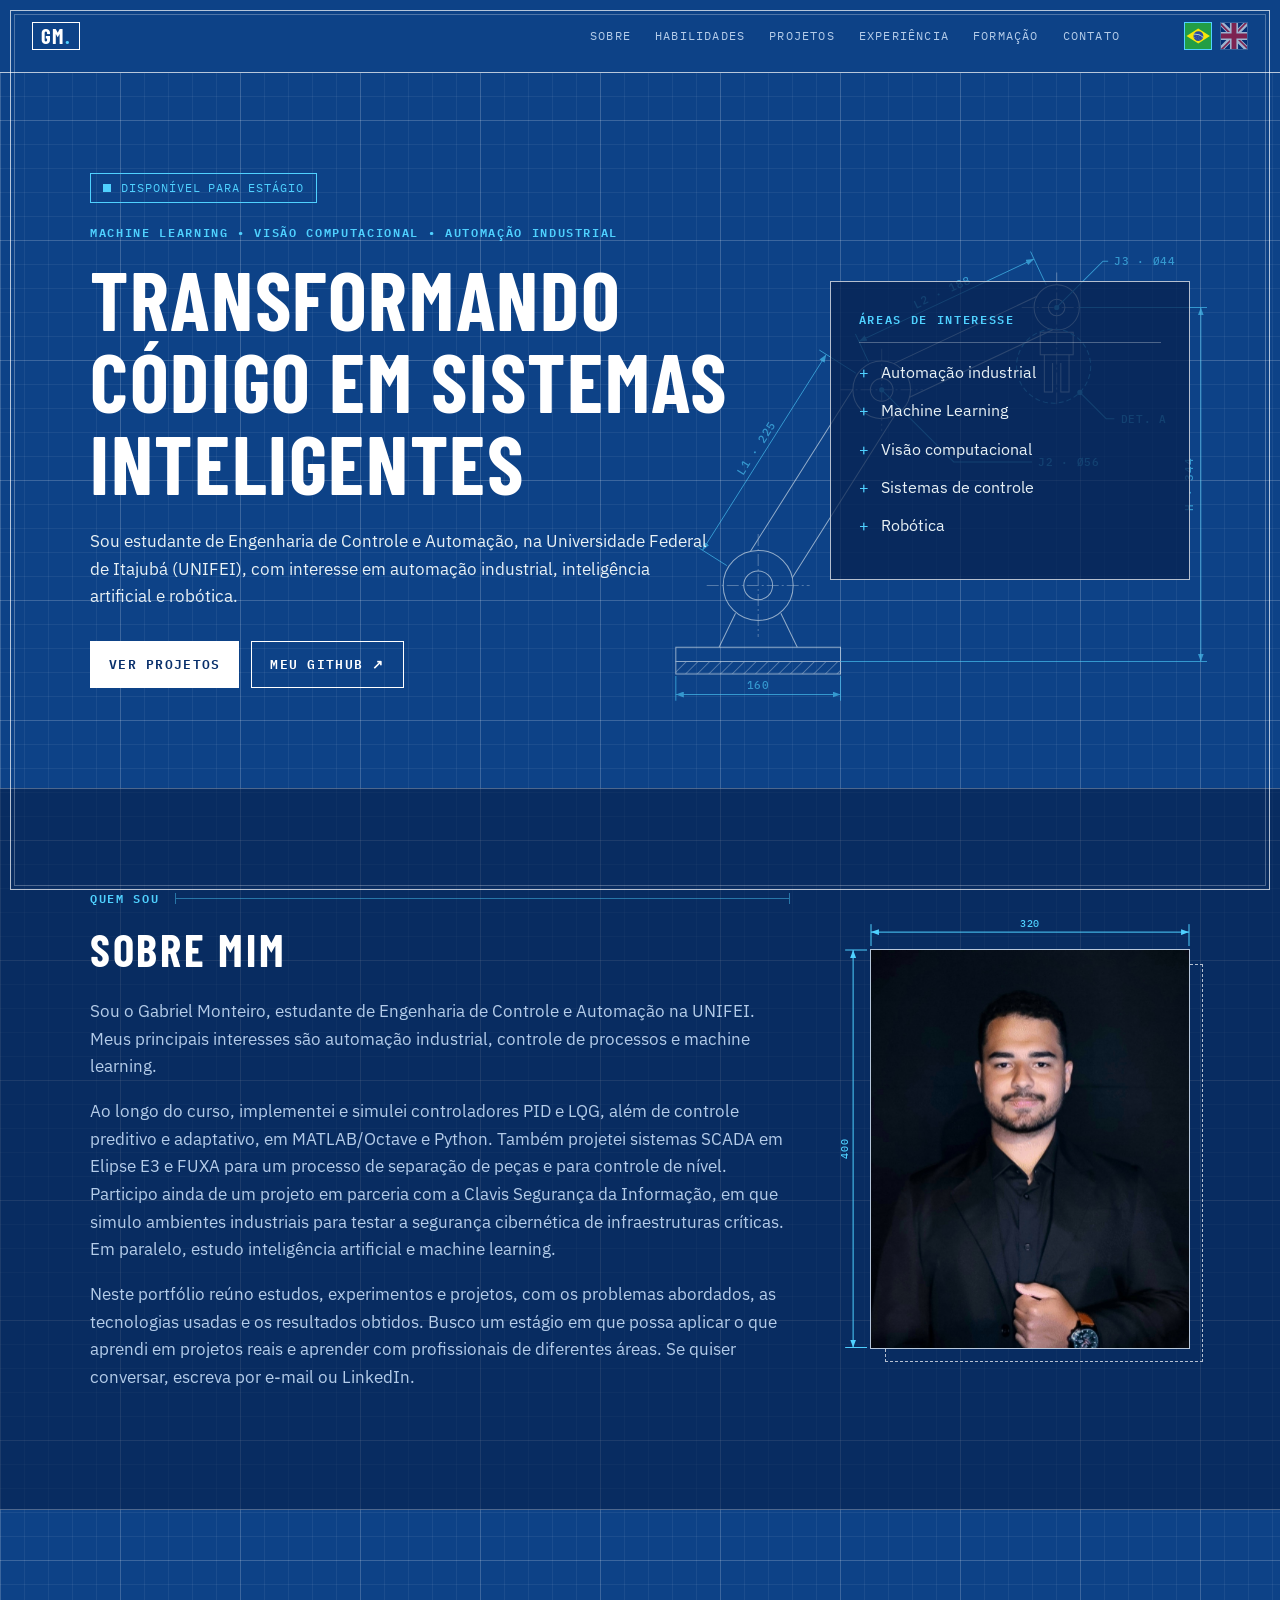
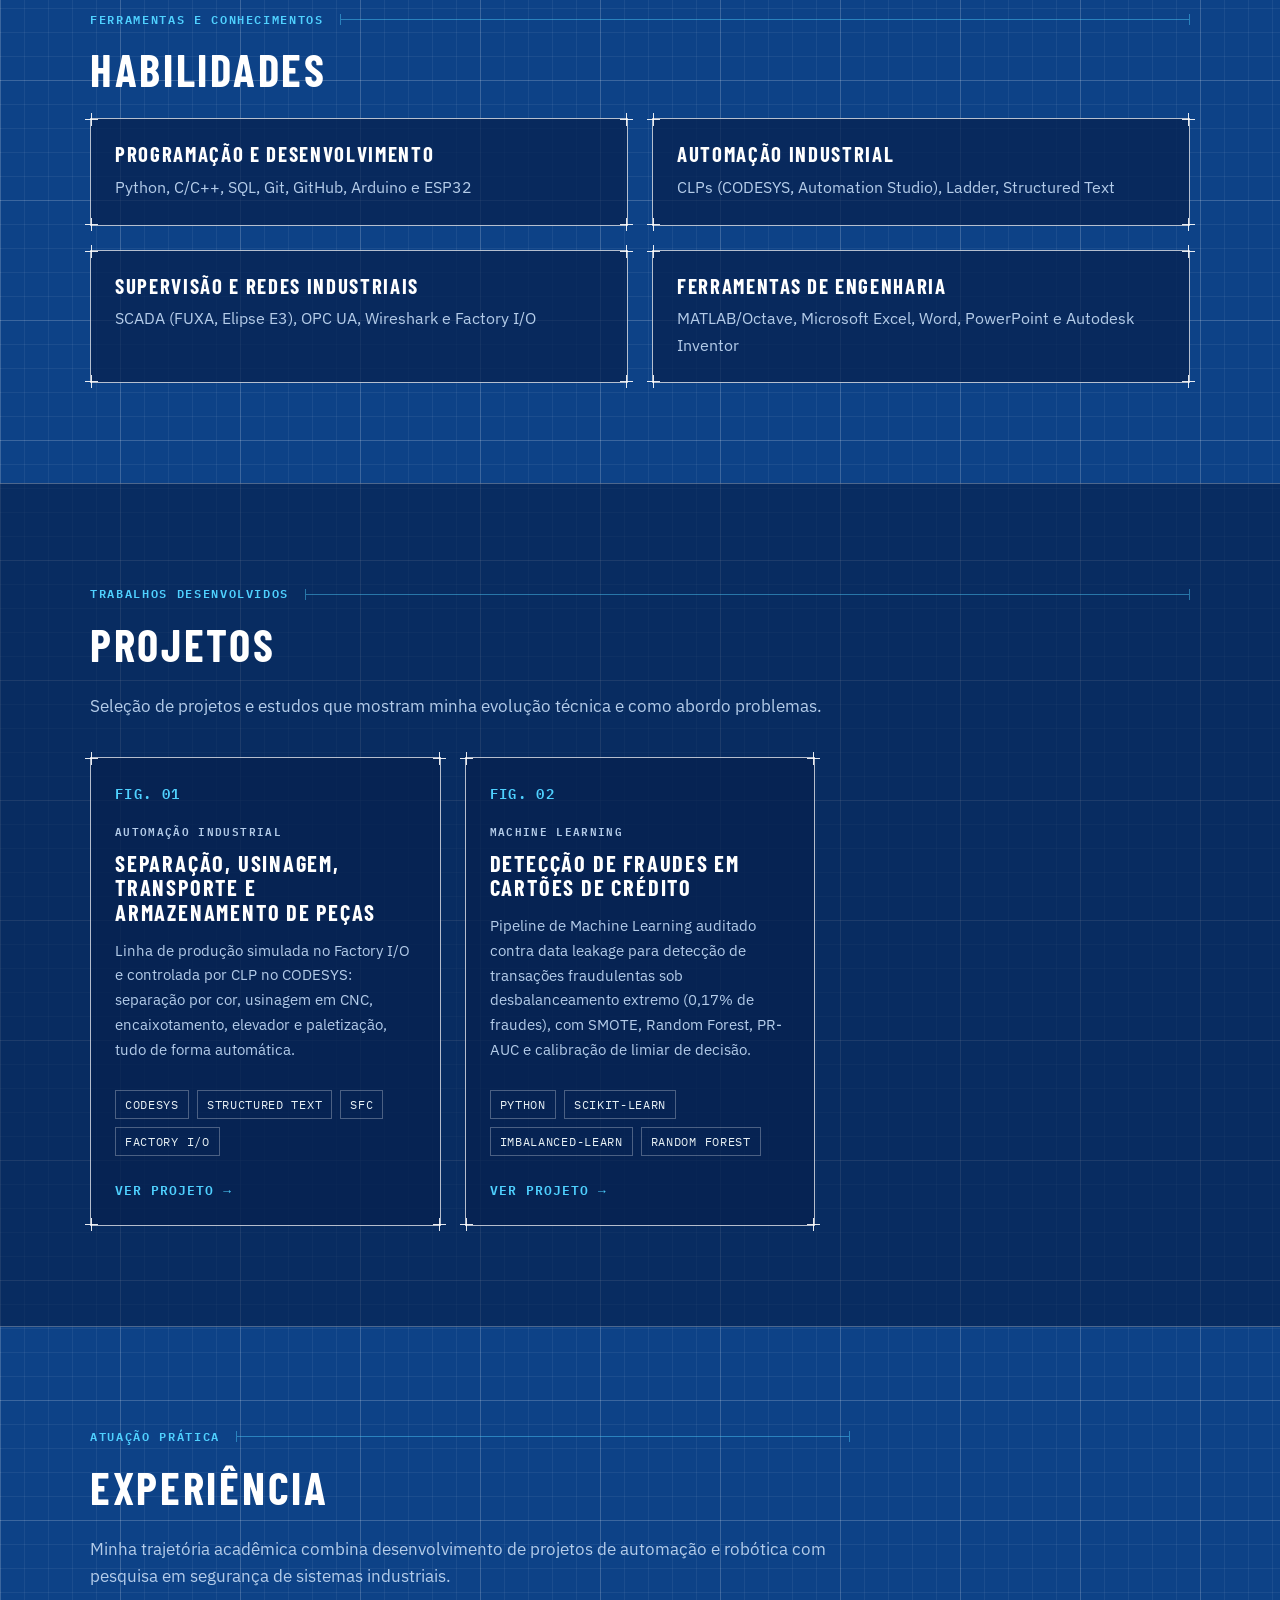
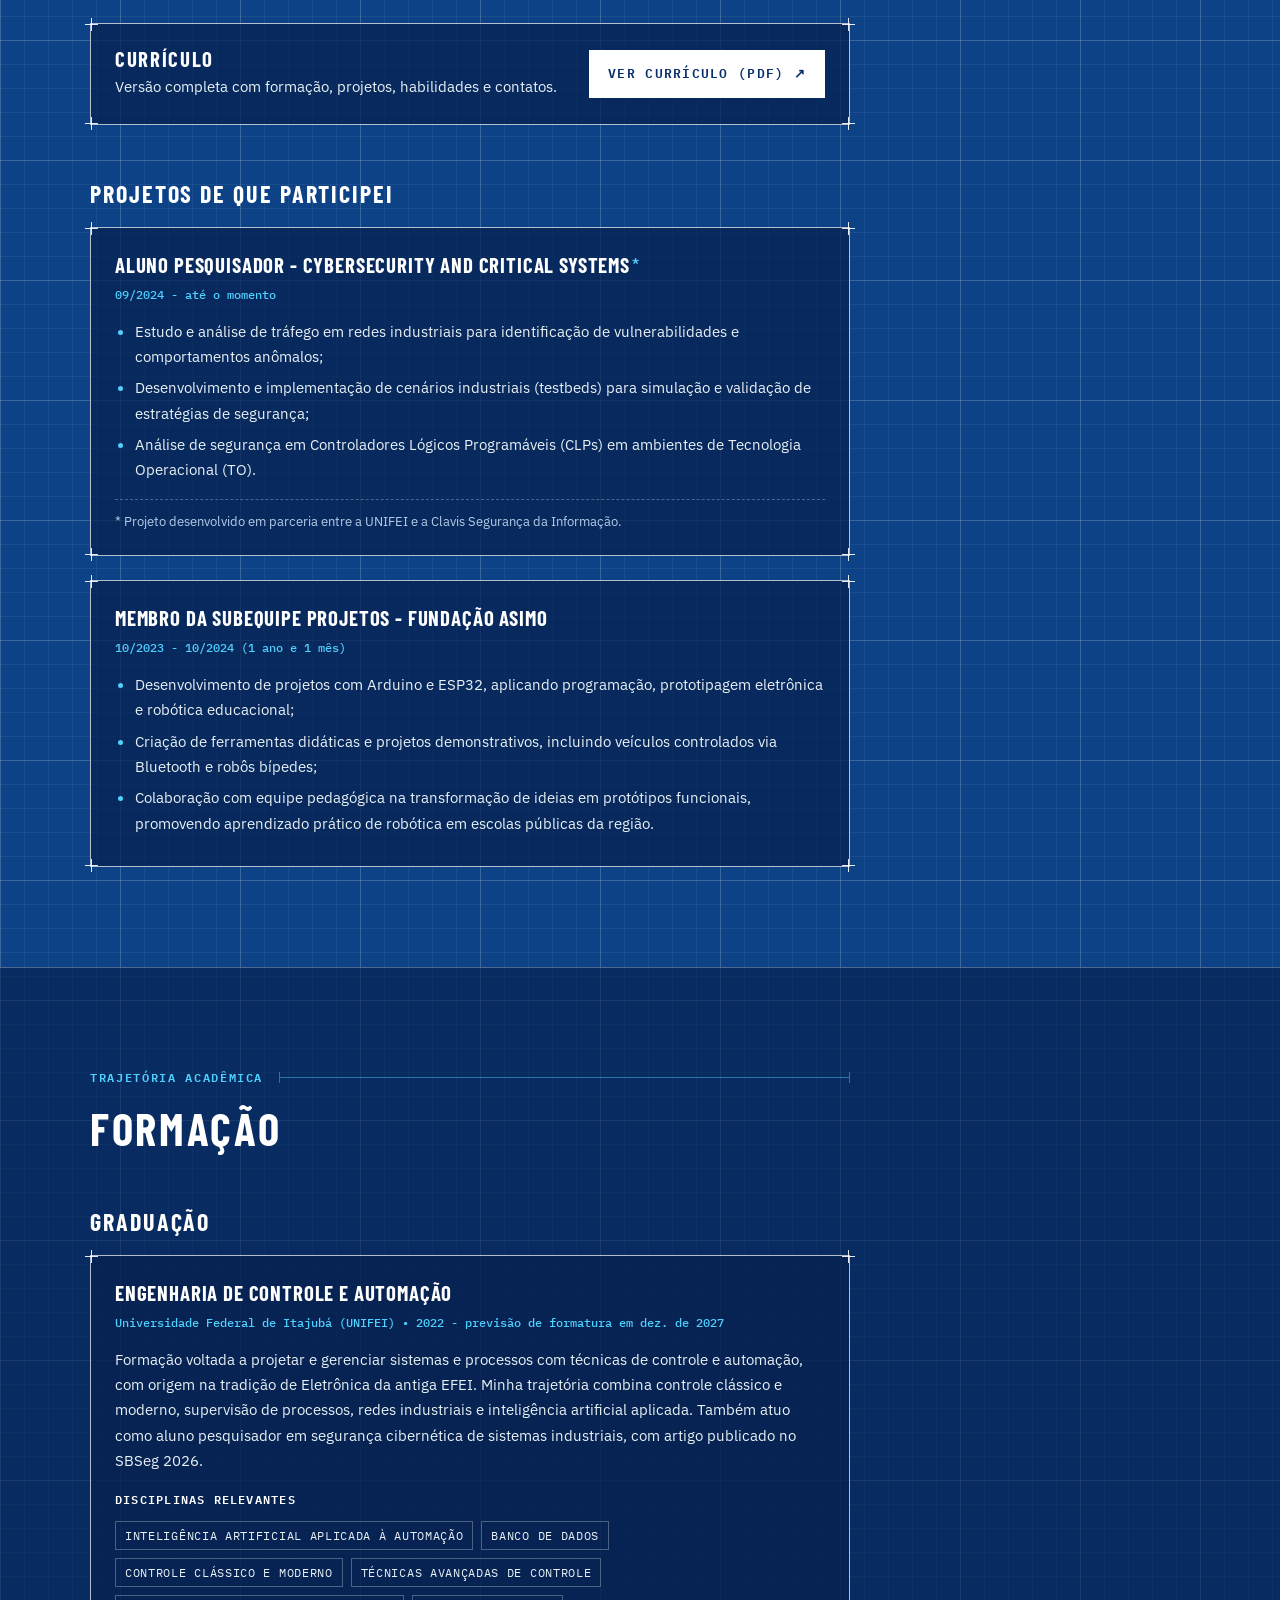
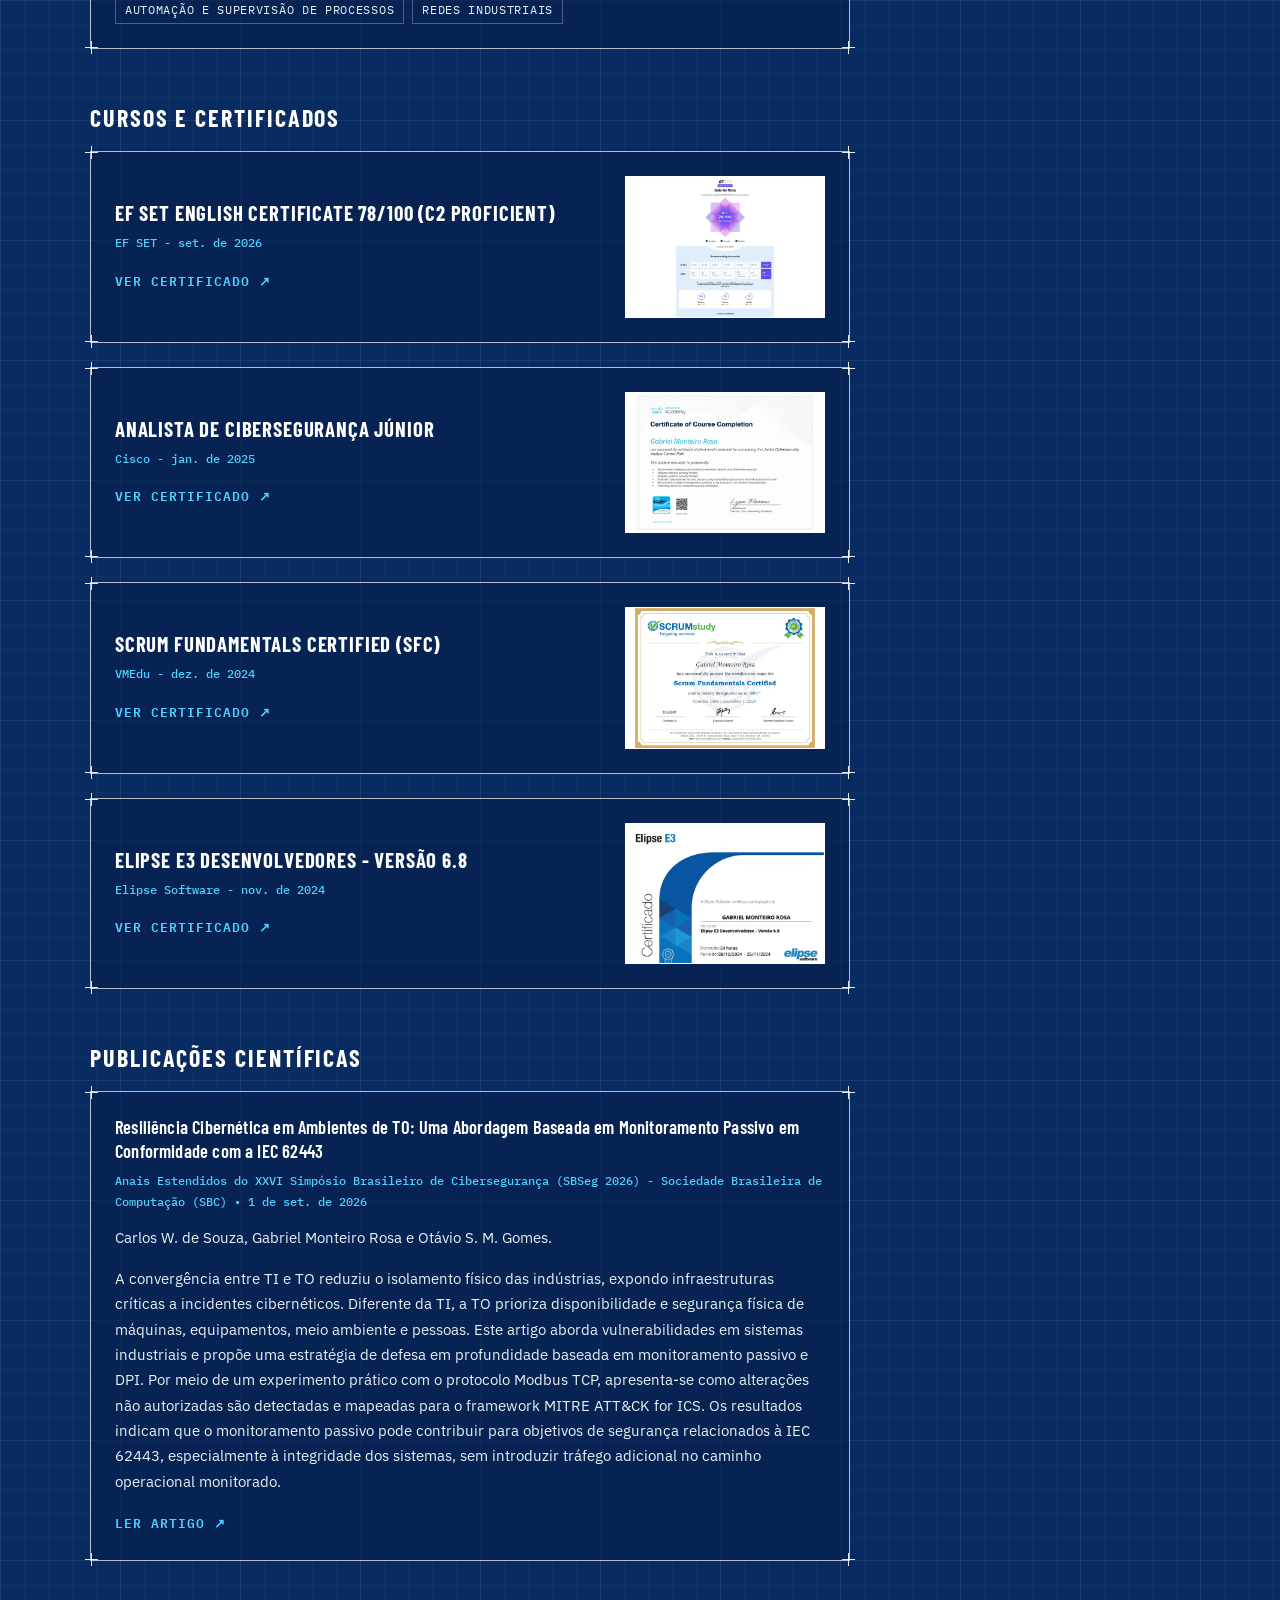
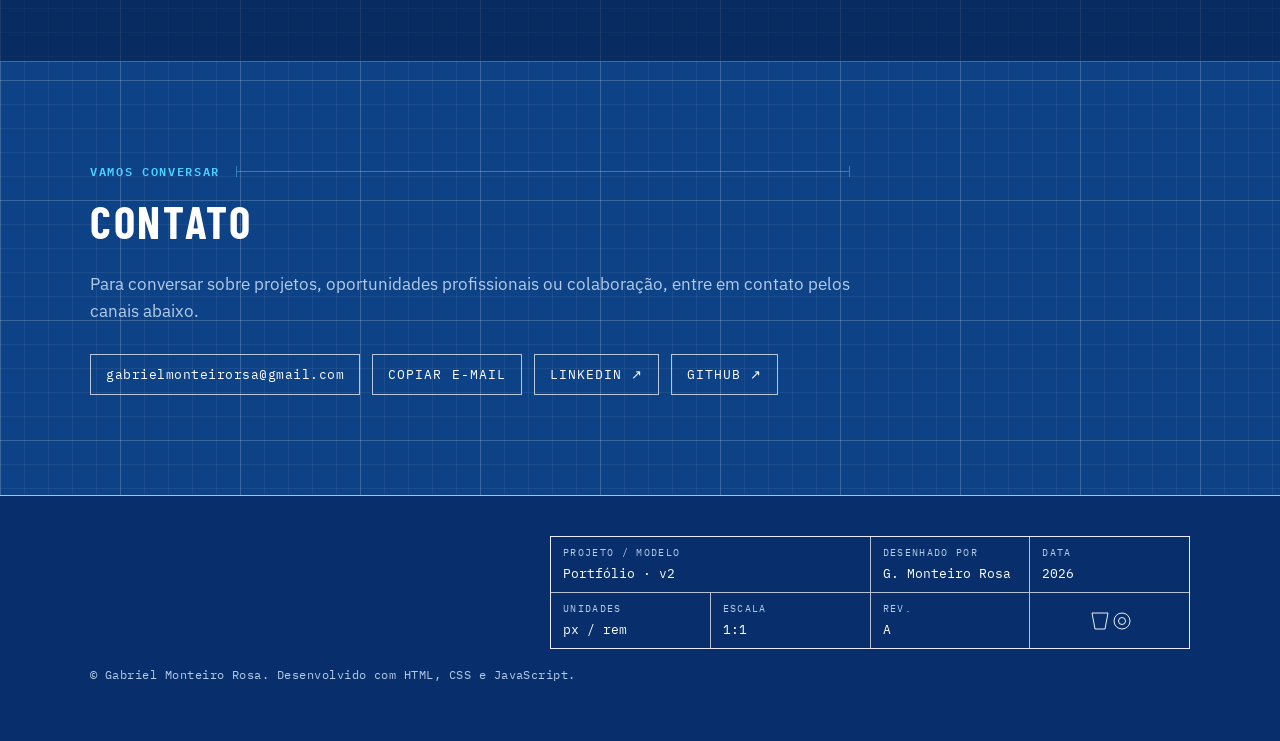
<file: index.html>
<!DOCTYPE html>
<html lang="pt-BR">
<head>
    <meta charset="UTF-8">
    <meta name="viewport" content="width=device-width, initial-scale=1.0">

    <meta name="description" content="Portfólio de projetos de engenharia com enfoque em Machine Learning, Visão Computacional, Automação Industrial e Robótica.">
    <meta name="author" content="Gabriel Monteiro Rosa">
    <meta name="robots" content="index, follow, max-image-preview:large">

    <title>Gabriel Monteiro Rosa | Portfólio</title>

    <!-- Fontes hospedadas localmente (sem Google Fonts) -->
    <link rel="preload" href="assets/fonts/ibm-plex-sans-latin-400-normal.woff2" as="font" type="font/woff2" crossorigin>
    <link rel="preload" href="assets/fonts/barlow-condensed-latin-700-normal.woff2" as="font" type="font/woff2" crossorigin>
    <script>document.documentElement.classList.add("js");</script>
    <link rel="stylesheet" href="fonts.css">
    <link rel="stylesheet" href="style.css">
    <link rel="stylesheet" href="cards.css">
    <link rel="icon" type="image/png" href="assets/favicon.png">

    <link rel="canonical" href="https://monteeiro.github.io/">
    <link rel="alternate" hreflang="pt-BR" href="https://monteeiro.github.io/">
    <link rel="alternate" hreflang="en" href="https://monteeiro.github.io/en/">
    <link rel="alternate" hreflang="x-default" href="https://monteeiro.github.io/">

    <meta property="og:type" content="website">
    <meta property="og:site_name" content="Gabriel Monteiro Rosa">
    <meta property="og:title" content="Gabriel Monteiro Rosa | Portfólio">
    <meta property="og:description" content="Portfólio de projetos de engenharia com enfoque em Machine Learning, Visão Computacional, Automação Industrial e Robótica.">
    <meta property="og:url" content="https://monteeiro.github.io/">
    <meta property="og:image" content="https://monteeiro.github.io/assets/og-image.png">
    <meta property="og:image:type" content="image/png">
    <meta property="og:image:width" content="1200">
    <meta property="og:image:height" content="630">
    <meta property="og:image:alt" content="Gabriel Monteiro Rosa, estudante de Engenharia de Controle e Automação">
    <meta property="og:locale" content="pt_BR">
    <meta property="og:locale:alternate" content="en_US">

    <meta name="twitter:card" content="summary_large_image">
    <meta name="twitter:title" content="Gabriel Monteiro Rosa | Portfólio">
    <meta name="twitter:description" content="Portfólio de projetos de engenharia com enfoque em Machine Learning, Visão Computacional, Automação Industrial e Robótica.">
    <meta name="twitter:image" content="https://monteeiro.github.io/assets/og-image.png">
    <meta name="twitter:image:alt" content="Gabriel Monteiro Rosa, estudante de Engenharia de Controle e Automação">
    <meta name="theme-color" content="#0d4287">

    <script type="application/ld+json">
    {
        "@context": "https://schema.org",
        "@type": "Person",
        "name": "Gabriel Monteiro Rosa",
        "url": "https://monteeiro.github.io/",
        "image": "https://monteeiro.github.io/assets/gabriel.jpg",
        "jobTitle": "Estudante de Engenharia de Controle e Automação",
        "affiliation": {
            "@type": "CollegeOrUniversity",
            "name": "Universidade Federal de Itajubá (UNIFEI)"
        },
        "knowsAbout": [
            "Automação industrial",
            "Sistemas de controle",
            "Machine Learning",
            "Visão computacional",
            "Robótica",
            "Segurança cibernética industrial"
        ],
        "sameAs": [
            "https://www.linkedin.com/in/gabriel-monteiro-rosa/",
            "https://github.com/Monteeiro"
        ]
    }
    </script>

</head>

<body>
    <a class="skip-link" href="#conteudo">Pular para o conteúdo</a>
    <header class="site-header">
        <div class="container nav-container">
            <a class="logo" href="#inicio">GM<span>.</span></a>

            <nav id="menu-principal" aria-label="Navegação principal">
                <a href="#sobre">Sobre</a>
                <a href="#habilidades">Habilidades</a>
                <a href="#projetos">Projetos</a>
                <a href="#experiencia">Experiência</a>
                <a href="#formacao">Formação</a>
                <a href="#contato">Contato</a>
            </nav>

            <div class="lang-switch" role="group" aria-label="Idioma">
                <a href="./" lang="pt-BR" hreflang="pt-BR"
                aria-current="true" title="Português (Brasil)">
                    <img src="assets/flags/br.svg" alt="Português (Brasil)" width="28" height="28">
                </a>
                <a href="en/" lang="en" hreflang="en" title="English">
                    <img src="assets/flags/eng.svg" alt="English" width="28" height="28">
                </a>
            </div>

            <button
                class="menu-toggle"
                type="button"
                aria-expanded="false"
                aria-controls="menu-principal"
                aria-label="Abrir menu"
                data-label-open="Abrir menu"
                data-label-close="Fechar menu"
            >
                <span></span>
                <span></span>
                <span></span>
            </button>

        </div>
    </header>

    <main id="conteudo" tabindex="-1">
        <!-- Apresentação principal -->
        <section class="hero section" id="inicio">
            <svg class="hero-art" viewBox="0 0 680 540" aria-hidden="true" focusable="false">
                <defs>
                    <marker id="seta" viewBox="0 0 8 6" refX="8" refY="3" markerWidth="8" markerHeight="6" orient="auto-start-reverse">
                        <path d="M0 0 8 3 0 6Z" style="fill:var(--cyan);stroke:none"/>
                    </marker>
                    <pattern id="hachura" width="8" height="8" patternUnits="userSpaceOnUse" patternTransform="rotate(45)">
                        <path d="M0 0V8"/>
                    </pattern>
                </defs>

                <!-- Braço robótico 2R: base, articulações e elos (só contorno) -->
                <rect x="130" y="480" width="160" height="14"/>
                <rect x="130" y="494" width="160" height="12" fill="url(#hachura)"/>
                <path d="M188 447 172 480M232 447 248 480"/>

                <circle cx="210" cy="420" r="34"/><circle cx="210" cy="420" r="14"/>
                <circle cx="330" cy="230" r="28"/><circle cx="330" cy="230" r="11"/>
                <circle cx="500" cy="150" r="22"/><circle cx="500" cy="150" r="8"/>

                <path d="M243.15 412.46 342.6 255M202.57 386.82 302.02 229.36"/>
                <path d="M357.06 237.15 496.22 171.67M341.74 204.59 480.9 139.11"/>

                <rect x="484" y="174" width="32" height="22"/>
                <path d="M488 196V232H496V204M512 196V232H504V204"/>

                <!-- Linhas de centro (traço-ponto) -->
                <g class="ctr">
                    <path d="M160 420H260M210 370V470"/>
                    <path d="M290 230H370M330 190V270"/>
                    <path d="M466 150H534M500 116V244"/>
                </g>

                <!-- Cotas e linhas de chamada -->
                <g class="dim">
                    <!-- largura da base -->
                    <path d="M130 508V532M290 508V532"/>
                    <path d="M130 526H290" marker-start="url(#seta)" marker-end="url(#seta)"/>
                    <text x="210" y="521" text-anchor="middle">160</text>

                    <!-- comprimento do elo 1 (cota alinhada) -->
                    <g transform="translate(210 420) rotate(-57.7)">
                        <path d="M0 -36V-72M225 -30V-72"/>
                        <path d="M0 -64H225" marker-start="url(#seta)" marker-end="url(#seta)"/>
                        <text x="112" y="-69" text-anchor="middle">L1 · 225</text>
                    </g>

                    <!-- comprimento do elo 2 (cota alinhada) -->
                    <g transform="translate(330 230) rotate(-25.2)">
                        <path d="M0 -30V-60M188 -24V-60"/>
                        <path d="M0 -52H188" marker-start="url(#seta)" marker-end="url(#seta)"/>
                        <text x="94" y="-57" text-anchor="middle">L2 · 188</text>
                    </g>

                    <!-- altura da articulação 3 até o solo -->
                    <path d="M522 150H646M290 494H646"/>
                    <path d="M640 150V494" marker-start="url(#seta)" marker-end="url(#seta)"/>
                    <text transform="translate(632 322) rotate(-90)" text-anchor="middle">H · 344</text>

                    <!-- callouts a 45° terminando em ponto -->
                    <circle class="dot" cx="330" cy="230" r="2.5"/>
                    <path d="M330 230 400 300H476"/>
                    <text x="482" y="304">J2 · Ø56</text>

                    <circle class="dot" cx="500" cy="150" r="2.5"/>
                    <path d="M500 150 545 105H550"/>
                    <text x="556" y="109">J3 · Ø44</text>

                    <!-- vista de detalhe do gripper -->
                    <circle cx="497" cy="207" r="36" stroke-dasharray="5 3"/>
                    <circle class="dot" cx="522.5" cy="232.5" r="2.5"/>
                    <path d="M522.5 232.5 548 258H556"/>
                    <text x="562" y="262">DET. A</text>
                </g>
            </svg>

            <div class="container hero-grid">
                <div class="hero-content">
                    <a class="status-badge" href="#contato">
                        <span class="status-dot" aria-hidden="true"></span>
                        Disponível para estágio
                    </a>
                    <p class="eyebrow">
                        MACHINE LEARNING • VISÃO COMPUTACIONAL • AUTOMAÇÃO INDUSTRIAL
                    </p>

                    <h1>
                        Transformando código em sistemas inteligentes
                    </h1>

                    <p class="hero-text">
                        Sou estudante de Engenharia de Controle e Automação,
                        na Universidade Federal de Itajubá (UNIFEI), com interesse em
                        automação industrial, inteligência artificial e robótica.
                    </p>

                    <div class="hero-actions">
                        <a class="button" href="#projetos">
                            Ver projetos
                        </a>

                        <a
                            class="button button-secondary"
                            href="https://github.com/Monteeiro"
                            target="_blank"
                            rel="noopener noreferrer"
                        >
                            Meu GitHub ↗
                        </a>
                    </div>
                </div>

                <aside class="hero-card">
                    <p class="card-label">ÁREAS DE INTERESSE</p>

                    <ul>
                        <li>Automação industrial</li>
                        <li>Machine Learning</li>
                        <li>Visão computacional</li>
                        <li>Sistemas de controle</li>
                        <li>Robótica</li>
                    </ul>
                </aside>
            </div>
        </section>

        <!-- Sobre mim -->
        <section class="section section-alt" id="sobre">
            <div class="container about-grid">
                <div class="about-text">
                    <p class="eyebrow">QUEM SOU</p>

                    <h2>Sobre mim</h2>

                    <p class="section-text">
                        Sou o Gabriel Monteiro, estudante de Engenharia de Controle e
                        Automação na UNIFEI. Meus principais interesses são automação
                        industrial, controle de processos e machine learning.
                    </p>

                    <p class="section-text">
                        Ao longo do curso, implementei e simulei controladores PID e LQG, além
                        de controle preditivo e adaptativo, em MATLAB/Octave e Python. Também
                        projetei sistemas SCADA em Elipse E3 e FUXA para um processo de
                        separação de peças e para controle de nível. Participo ainda de um
                        projeto em parceria com a Clavis Segurança da Informação, em que simulo
                        ambientes industriais para testar a segurança cibernética de
                        infraestruturas críticas. Em paralelo, estudo inteligência artificial
                        e machine learning.
                    </p>

                    <p class="section-text">
                        Neste portfólio reúno estudos, experimentos e projetos, com os
                        problemas abordados, as tecnologias usadas e os resultados obtidos.
                        Busco um estágio em que possa aplicar o que aprendi em projetos
                        reais e aprender com profissionais de diferentes áreas. Se quiser
                        conversar, escreva por e-mail ou LinkedIn.
                    </p>

                </div>

                <figure class="about-photo">
                    <img
                        src="assets/gabriel.jpg"
                        alt="Foto de Gabriel Monteiro Rosa"
                        width="1436"
                        height="1078"
                        loading="lazy"
                        decoding="async"
                    >
                    <svg class="photo-callouts" viewBox="0 0 320 400" aria-hidden="true" focusable="false">
                        <defs>
                            <marker id="seta-foto" viewBox="0 0 8 6" refX="8" refY="3" markerWidth="8" markerHeight="6" orient="auto-start-reverse">
                                <path d="M0 0 8 3 0 6Z" style="fill:var(--cyan);stroke:none"/>
                            </marker>
                        </defs>

                        <!-- cota de largura (acima) e de altura (à esquerda) -->
                        <path d="M0 -4V-26M320 -4V-26"/>
                        <path d="M0 -18H320" marker-start="url(#seta-foto)" marker-end="url(#seta-foto)"/>
                        <text x="160" y="-23" text-anchor="middle">320</text>

                        <path d="M-4 0H-26M-4 400H-26"/>
                        <path d="M-18 0V400" marker-start="url(#seta-foto)" marker-end="url(#seta-foto)"/>
                        <text transform="translate(-23 200) rotate(-90)" text-anchor="middle">400</text>
                    </svg>
                </figure>
            </div>
        </section>

        <!-- Habilidades -->
        <section class="section" id="habilidades">
            <div class="container">
                <p class="eyebrow">FERRAMENTAS E CONHECIMENTOS</p>

                <h2>Habilidades</h2>

                <div class="skills-grid">
                    <article class="skill-card">
                        <h3>Programação e Desenvolvimento</h3>
                        <p>Python, C/C++, SQL, Git, GitHub, Arduino e ESP32</p>
                    </article>

                    <article class="skill-card">
                        <h3>Automação Industrial</h3>
                        <p>CLPs (CODESYS, Automation Studio), Ladder, Structured Text</p>
                    </article>

                    <article class="skill-card">
                        <h3>Supervisão e Redes Industriais</h3>
                        <p>SCADA (FUXA, Elipse E3), OPC UA, Wireshark e Factory I/O</p>
                    </article>

                    <article class="skill-card">
                        <h3>Ferramentas de Engenharia</h3>
                        <p>MATLAB/Octave, Microsoft Excel, Word, PowerPoint e Autodesk Inventor</p>
                    </article>

                </div>
            </div>
        </section>

        <!-- Projetos -->
        <section class="section section-alt" id="projetos">
            <div class="container">
                <p class="eyebrow">TRABALHOS DESENVOLVIDOS</p>

                <h2>Projetos</h2>

                <p class="section-text">
                    Seleção de projetos e estudos que mostram minha evolução
                    técnica e como abordo problemas.
                </p>

                <div class="projects-grid">
                    <article class="project-card">
                        <div class="project-number">01</div>

                        <p class="project-type">AUTOMAÇÃO INDUSTRIAL</p>

                        <h3>Separação, usinagem, transporte e armazenamento de peças</h3>

                        <p>
                            Linha de produção simulada no Factory I/O e controlada por CLP no
                            CODESYS: separação por cor, usinagem em CNC, encaixotamento,
                            elevador e paletização, tudo de forma automática.
                        </p>

                        <div class="tag-list">
                            <span>CODESYS</span>
                            <span>Structured Text</span>
                            <span>SFC</span>
                            <span>Factory I/O</span>
                        </div>

                        <a class="text-link" href="projetos/projeto-1.html">
                            Ver projeto →
                        </a>
                    </article>

                    <article class="project-card">
                        <div class="project-number">02</div>

                        <p class="project-type">MACHINE LEARNING</p>

                        <h3>Detecção de fraudes em cartões de crédito</h3>

                        <p>
                            Pipeline de Machine Learning auditado contra data leakage para
                            detecção de transações fraudulentas sob desbalanceamento extremo
                            (0,17% de fraudes), com SMOTE, Random Forest, PR-AUC e calibração
                            de limiar de decisão.
                        </p>

                        <div class="tag-list">
                            <span>Python</span>
                            <span>Scikit-Learn</span>
                            <span>Imbalanced-Learn</span>
                            <span>Random Forest</span>
                        </div>

                        <a class="text-link" href="projetos/projeto-2.html">
                            Ver projeto →
                        </a>
                    </article>

                </div>
            </div>
        </section>

        <!-- Experiência -->
        <section class="section" id="experiencia">
            <div class="container narrow-container">
                <p class="eyebrow">ATUAÇÃO PRÁTICA</p>

                <h2>Experiência</h2>

                <p class="section-text">
                    Minha trajetória acadêmica combina desenvolvimento de projetos
                    de automação e robótica com pesquisa em segurança de sistemas
                    industriais.
                </p>

                <!-- Currículo -->
                <div class="resume-box">
                    <div>
                        <h3>Currículo</h3>
                        <p>
                            Versão completa com formação, projetos,
                            habilidades e contatos.
                        </p>
                    </div>

                    <a
                        class="button"
                        href="assets/gabriel-monteiro-rosa-curriculo-pt.pdf"
                        target="_blank"
                        rel="noopener noreferrer"
                    >
                        Ver currículo (PDF) ↗
                    </a>
                </div>

                <!-- Projetos de que participei -->
                <h3 class="group-title">Projetos de que participei</h3>

                <div class="entry-stack">
                    <!-- Copie este bloco para adicionar mais projetos -->
                    <article class="entry">
                        <h4>Aluno pesquisador - Cybersecurity and Critical Systems<sup>*</sup></h4>

                        <p class="entry-meta">
                            09/2024 - até o momento
                        </p>

                        <ul class="entry-list">
                            <li>Estudo e análise de tráfego em redes industriais para identificação de vulnerabilidades e comportamentos anômalos;</li>
                            <li>Desenvolvimento e implementação de cenários industriais (testbeds) para simulação e validação de estratégias de segurança;</li>
                            <li>Análise de segurança em Controladores Lógicos Programáveis (CLPs) em ambientes de Tecnologia Operacional (TO).</li>
                        </ul>

                        <p class="entry-footnote">
                            * Projeto desenvolvido em parceria entre a UNIFEI e a Clavis Segurança da Informação.
                        </p>

                    </article>

                    <article class="entry">
                        <h4>Membro da subequipe Projetos - Fundação Asimo</h4>

                        <p class="entry-meta">
                            10/2023 - 10/2024 (1 ano e 1 mês)
                        </p>

                        <ul class="entry-list">
                            <li>Desenvolvimento de projetos com Arduino e ESP32, aplicando programação, prototipagem eletrônica e robótica educacional;</li>
                            <li>Criação de ferramentas didáticas e projetos demonstrativos, incluindo veículos controlados via Bluetooth e robôs bípedes;</li>
                            <li>Colaboração com equipe pedagógica na transformação de ideias em protótipos funcionais, promovendo aprendizado prático de robótica em escolas públicas da região.</li>
                        </ul>
                    </article>
                </div>
            </div>
        </section>

        <!-- Formação -->
        <section class="section section-alt" id="formacao">
            <div class="container narrow-container">
                <p class="eyebrow">TRAJETÓRIA ACADÊMICA</p>

                <h2>Formação</h2>

                <!-- Graduação -->
                <h3 class="group-title">Graduação</h3>

                <article class="entry">
                    <h4>Engenharia de Controle e Automação</h4>

                    <p class="entry-meta">
                        Universidade Federal de Itajubá (UNIFEI) •
                        2022 - previsão de formatura em dez. de 2027
                    </p>

                    <p class="entry-text">
                        Formação voltada a projetar e gerenciar sistemas e processos com
                        técnicas de controle e automação, com origem na tradição de Eletrônica
                        da antiga EFEI. Minha trajetória combina controle clássico e moderno,
                        supervisão de processos, redes industriais e inteligência artificial
                        aplicada. Também atuo como aluno pesquisador em segurança cibernética
                        de sistemas industriais, com artigo publicado no SBSeg 2026.
                    </p>

                    <p class="entry-label">Disciplinas relevantes</p>

                    <div class="tag-list">
                        <span>Inteligência Artificial Aplicada à Automação</span>
                        <span>Banco de Dados</span>
                        <span>Controle Clássico e Moderno</span>
                        <span>Técnicas Avançadas de Controle</span>
                        <span>Automação e Supervisão de Processos</span>
                        <span>Redes Industriais</span>
                    </div>
                </article>

                <!-- Cursos e certificados -->
                <h3 class="group-title">Cursos e certificados</h3>

                <div class="entry-stack">
                    <!-- Copie este bloco para adicionar mais cursos -->
                    <article class="entry entry-cert">
                        <div class="entry-cert-info">
                            <h4>EF SET English Certificate 78/100 (C2 Proficient)</h4>

                            <p class="entry-meta">
                                EF SET - set. de 2026
                            </p>

                            <a
                                class="text-link"
                                href="assets/certificados/certificado-ef-set.pdf"
                                target="_blank"
                                rel="noopener noreferrer"
                            >
                                Ver certificado ↗
                            </a>
                        </div>

                        <div class="cert-preview">
                            <img
                                src="assets/certificados/certificado-ef-set.webp"
                                alt="Prévia do certificado EF SET English"
                                width="600"
                                height="849"
                                loading="lazy"
                                decoding="async"
                            >

                            <a
                                class="cert-preview-link"
                                href="assets/certificados/certificado-ef-set.pdf"
                                target="_blank"
                                rel="noopener noreferrer"
                                tabindex="-1" aria-hidden="true"
                            ></a>
                        </div>
                    </article>

                    <article class="entry entry-cert">
                        <div class="entry-cert-info">
                            <h4>Analista de Cibersegurança Júnior</h4>

                            <p class="entry-meta">
                                Cisco - jan. de 2025
                            </p>

                            <a
                                class="text-link"
                                href="assets/certificados/certificado-cisco-cibersec.pdf"
                                target="_blank"
                                rel="noopener noreferrer"
                            >
                                Ver certificado ↗
                            </a>
                        </div>

                        <div class="cert-preview">
                            <img
                                src="assets/certificados/certificado-cisco-cibersec.webp"
                                alt="Prévia do certificado Cisco de Analista de Cibersegurança Júnior"
                                width="600"
                                height="464"
                                loading="lazy"
                                decoding="async"
                            >

                            <a
                                class="cert-preview-link"
                                href="assets/certificados/certificado-cisco-cibersec.pdf"
                                target="_blank"
                                rel="noopener noreferrer"
                                tabindex="-1" aria-hidden="true"
                            ></a>
                        </div>
                    </article>

                    <article class="entry entry-cert">
                        <div class="entry-cert-info">
                            <h4>Scrum Fundamentals Certified (SFC)</h4>

                            <p class="entry-meta">
                                VMEdu - dez. de 2024
                            </p>

                            <a
                                class="text-link"
                                href="assets/certificados/certificado-sfc.pdf"
                                target="_blank"
                                rel="noopener noreferrer"
                            >
                                Ver certificado ↗
                            </a>
                        </div>

                        <div class="cert-preview">
                            <img
                                src="assets/certificados/certificado-sfc.webp"
                                alt="Prévia do certificado Scrum Fundamentals Certified"
                                width="600"
                                height="464"
                                loading="lazy"
                                decoding="async"
                            >

                            <a
                                class="cert-preview-link"
                                href="assets/certificados/certificado-sfc.pdf"
                                target="_blank"
                                rel="noopener noreferrer"
                                tabindex="-1" aria-hidden="true"
                            ></a>
                        </div>
                    </article>

                    <article class="entry entry-cert">
                        <div class="entry-cert-info">
                            <h4>Elipse E3 Desenvolvedores - Versão 6.8</h4>

                            <p class="entry-meta">
                                Elipse Software - nov. de 2024
                            </p>

                            <a
                                class="text-link"
                                href="assets/certificados/certificado-elipse-e3.pdf"
                                target="_blank"
                                rel="noopener noreferrer"
                            >
                                Ver certificado ↗
                            </a>
                        </div>

                        <div class="cert-preview">
                            <img
                                src="assets/certificados/certificado-elipse-e3.webp"
                                alt="Prévia do certificado Elipse E3 Desenvolvedores"
                                width="600"
                                height="424"
                                loading="lazy"
                                decoding="async"
                            >

                            <a
                                class="cert-preview-link"
                                href="assets/certificados/certificado-elipse-e3.pdf"
                                target="_blank"
                                rel="noopener noreferrer"
                                tabindex="-1" aria-hidden="true"
                            ></a>
                        </div>
                    </article>
                </div>

                <!-- Publicações científicas -->
                <h3 class="group-title">Publicações científicas</h3>

                <div class="entry-stack">
                    <!-- Copie este bloco para adicionar mais artigos -->
                    <article class="entry">
                        <h4 class="paper-title">Resiliência Cibernética em Ambientes de TO: Uma Abordagem Baseada em Monitoramento Passivo em Conformidade com a IEC 62443</h4>

                        <p class="entry-meta">
                            Anais Estendidos do XXVI Simpósio Brasileiro de Cibersegurança (SBSeg 2026) - Sociedade Brasileira de Computação (SBC) • 1 de set. de 2026
                        </p>

                        <p class="entry-text">
                            Carlos W. de Souza, Gabriel Monteiro Rosa e Otávio S. M. Gomes.
                        </p>

                        <p class="entry-text">
                            A convergência entre TI e TO reduziu o isolamento físico das indústrias, expondo infraestruturas críticas a incidentes cibernéticos. Diferente da TI, a TO prioriza disponibilidade e segurança física de máquinas, equipamentos, meio ambiente e pessoas. Este artigo aborda vulnerabilidades em sistemas industriais e propõe uma estratégia de defesa em profundidade baseada em monitoramento passivo e DPI. Por meio de um experimento prático com o protocolo Modbus TCP, apresenta-se como alterações não autorizadas são detectadas e mapeadas para o framework MITRE ATT&amp;CK for ICS. Os resultados indicam que o monitoramento passivo pode contribuir para objetivos de segurança relacionados à IEC 62443, especialmente à integridade dos sistemas, sem introduzir tráfego adicional no caminho operacional monitorado.
                        </p>

                        <a
                            class="text-link"
                            href="https://doi.org/10.5753/sbseg_estendido.2026.27099"
                            target="_blank"
                            rel="noopener noreferrer"
                        >
                            Ler artigo ↗
                        </a>
                    </article>
                </div>
            </div>
        </section>

        <!-- Contato -->
        <section class="section" id="contato">
            <div class="container narrow-container">
                <p class="eyebrow">VAMOS CONVERSAR</p>

                <h2>Contato</h2>

                <p class="section-text">
                    Para conversar sobre projetos, oportunidades
                    profissionais ou colaboração, entre em contato
                    pelos canais abaixo.
                </p>

                <div class="contact-links">
                    <a class="email-address" href="mailto:gabrielmonteirorsa@gmail.com">
                        gabrielmonteirorsa@gmail.com
                    </a>

                    <button
                        type="button"
                        aria-live="polite"
                        data-copy-email="gabrielmonteirorsa@gmail.com"
                        data-label-default="Copiar e-mail"
                        data-label-copied="E-mail copiado!"
                    >
                        Copiar e-mail
                    </button>

                    <a
                        href="https://www.linkedin.com/in/gabriel-monteiro-rosa/"
                        target="_blank"
                        rel="noopener noreferrer"
                    >
                        LinkedIn ↗
                    </a>

                    <a
                        href="https://github.com/Monteeiro"
                        target="_blank"
                        rel="noopener noreferrer"
                    >
                        GitHub ↗
                    </a>
                </div>
            </div>
        </section>
    </main>

    <footer class="site-footer">
        <div class="container">
            <div class="title-block">
                <dl>
                    <div class="wide"><dt>Projeto / Modelo</dt><dd>Portfólio · v2</dd></div>
                    <div><dt>Desenhado por</dt><dd>G. Monteiro Rosa</dd></div>
                    <div><dt>Data</dt><dd><span id="ano">2026</span></dd></div>
                    <div><dt>Unidades</dt><dd>px / rem</dd></div>
                    <div><dt>Escala</dt><dd>1:1</dd></div>
                    <div><dt>Rev.</dt><dd>A</dd></div>
                </dl>
                <div class="symbol" aria-hidden="true">
                    <svg viewBox="0 0 44 26" fill="none" stroke="currentColor" stroke-width="1">
                        <path d="M4 5h16l-3 16H7z"/><circle cx="34" cy="13" r="8"/><circle cx="34" cy="13" r="3.5"/>
                    </svg>
                </div>
            </div>
            <p>© Gabriel Monteiro Rosa. Desenvolvido com HTML, CSS e JavaScript.</p>
        </div>
    </footer>

    <a class="back-to-top" href="#inicio" aria-label="Voltar ao topo">
        <svg viewBox="0 0 24 24" width="22" height="22" fill="none" stroke="currentColor"
            stroke-width="2" stroke-linecap="round" stroke-linejoin="round" aria-hidden="true">
            <path d="M12 19V5"></path>
            <path d="m5 12 7-7 7 7"></path>
        </svg>
    </a>

    <script src="site.js" defer></script>
    <script src="menu.js" defer></script>

</body>
</html>
</file>
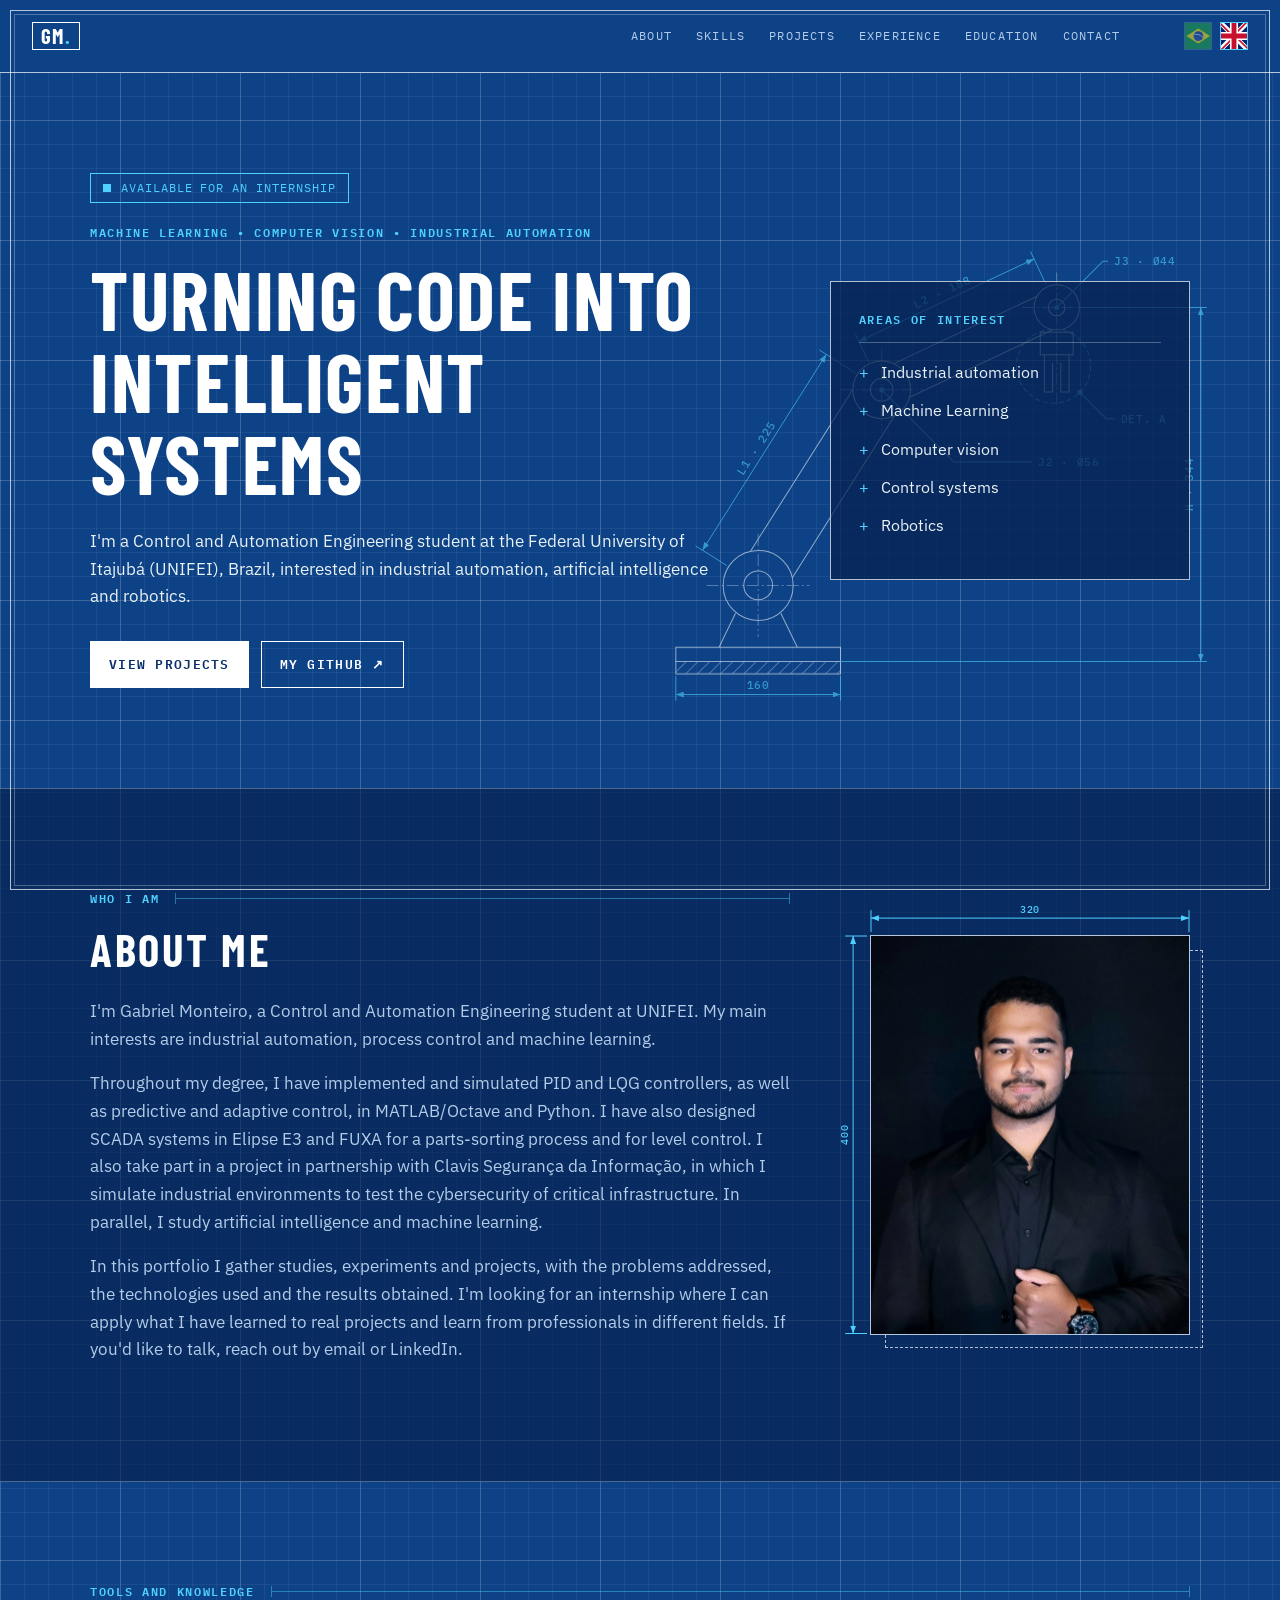
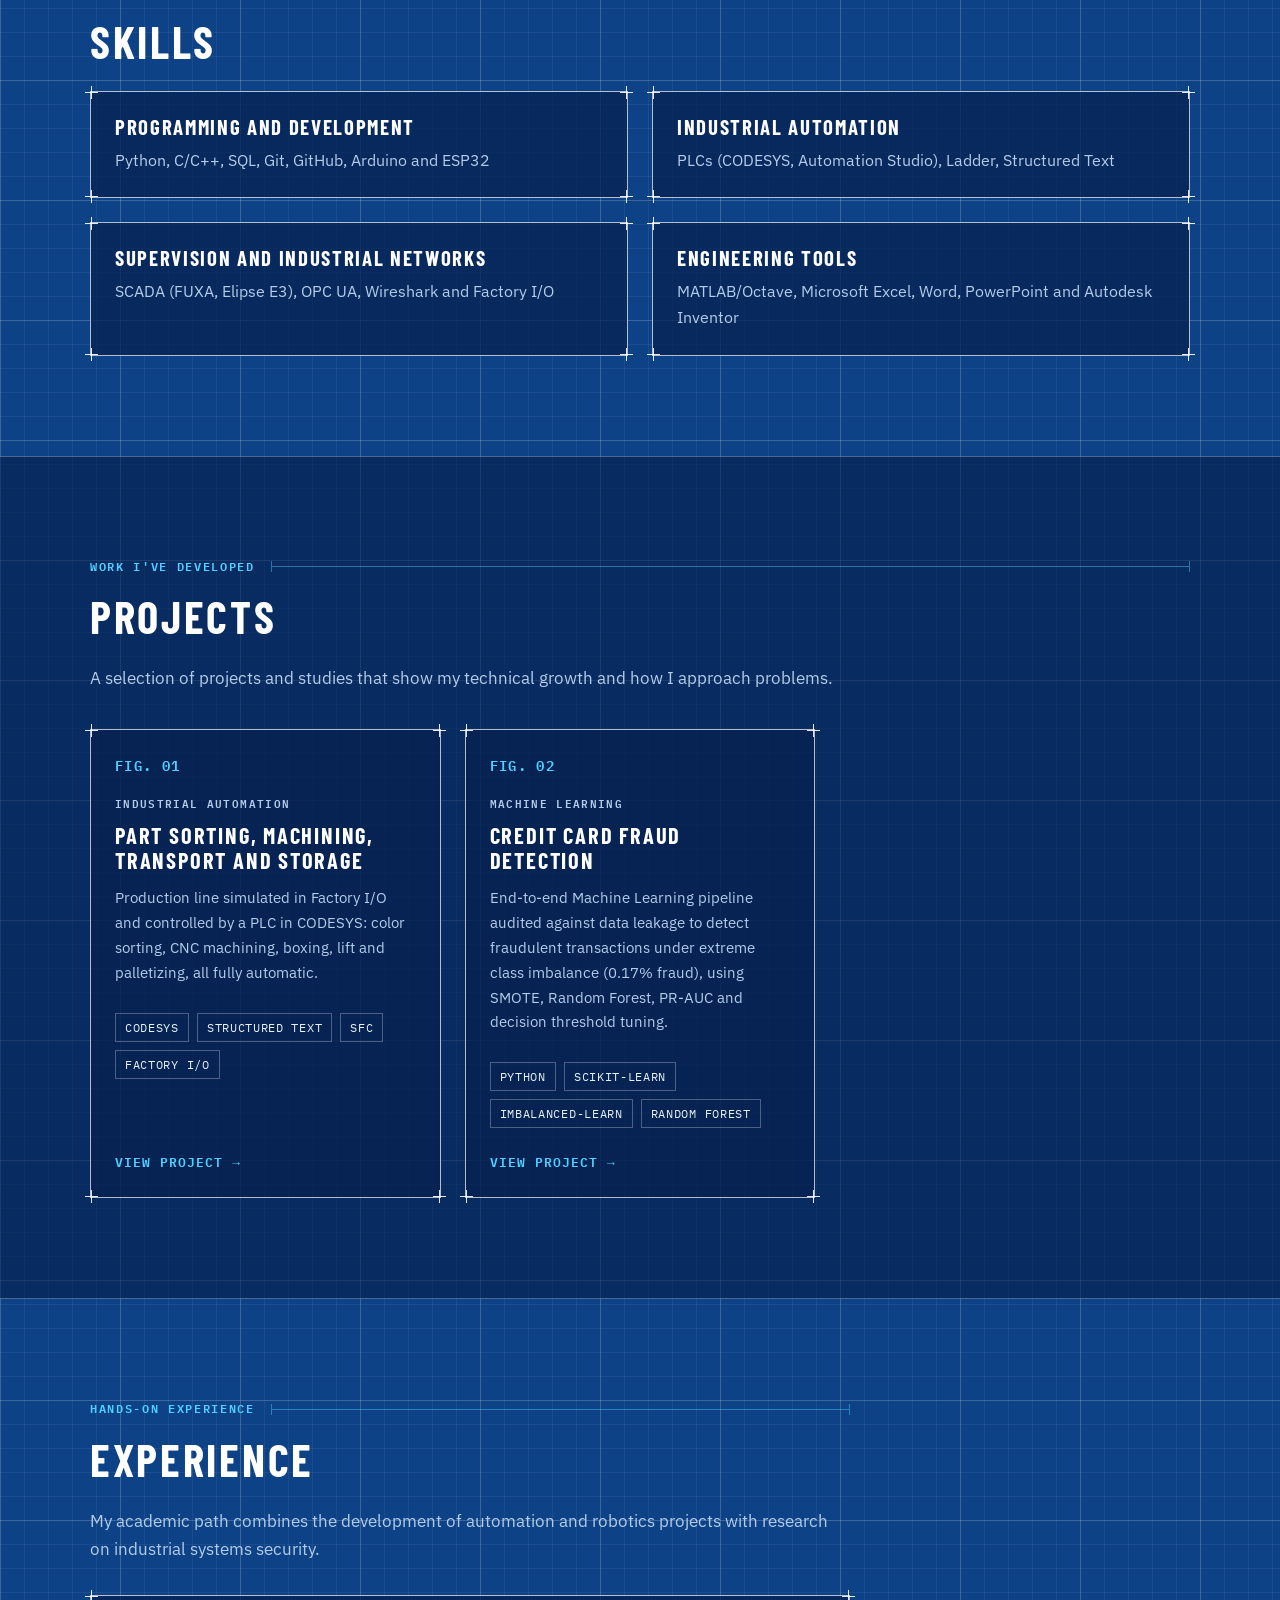
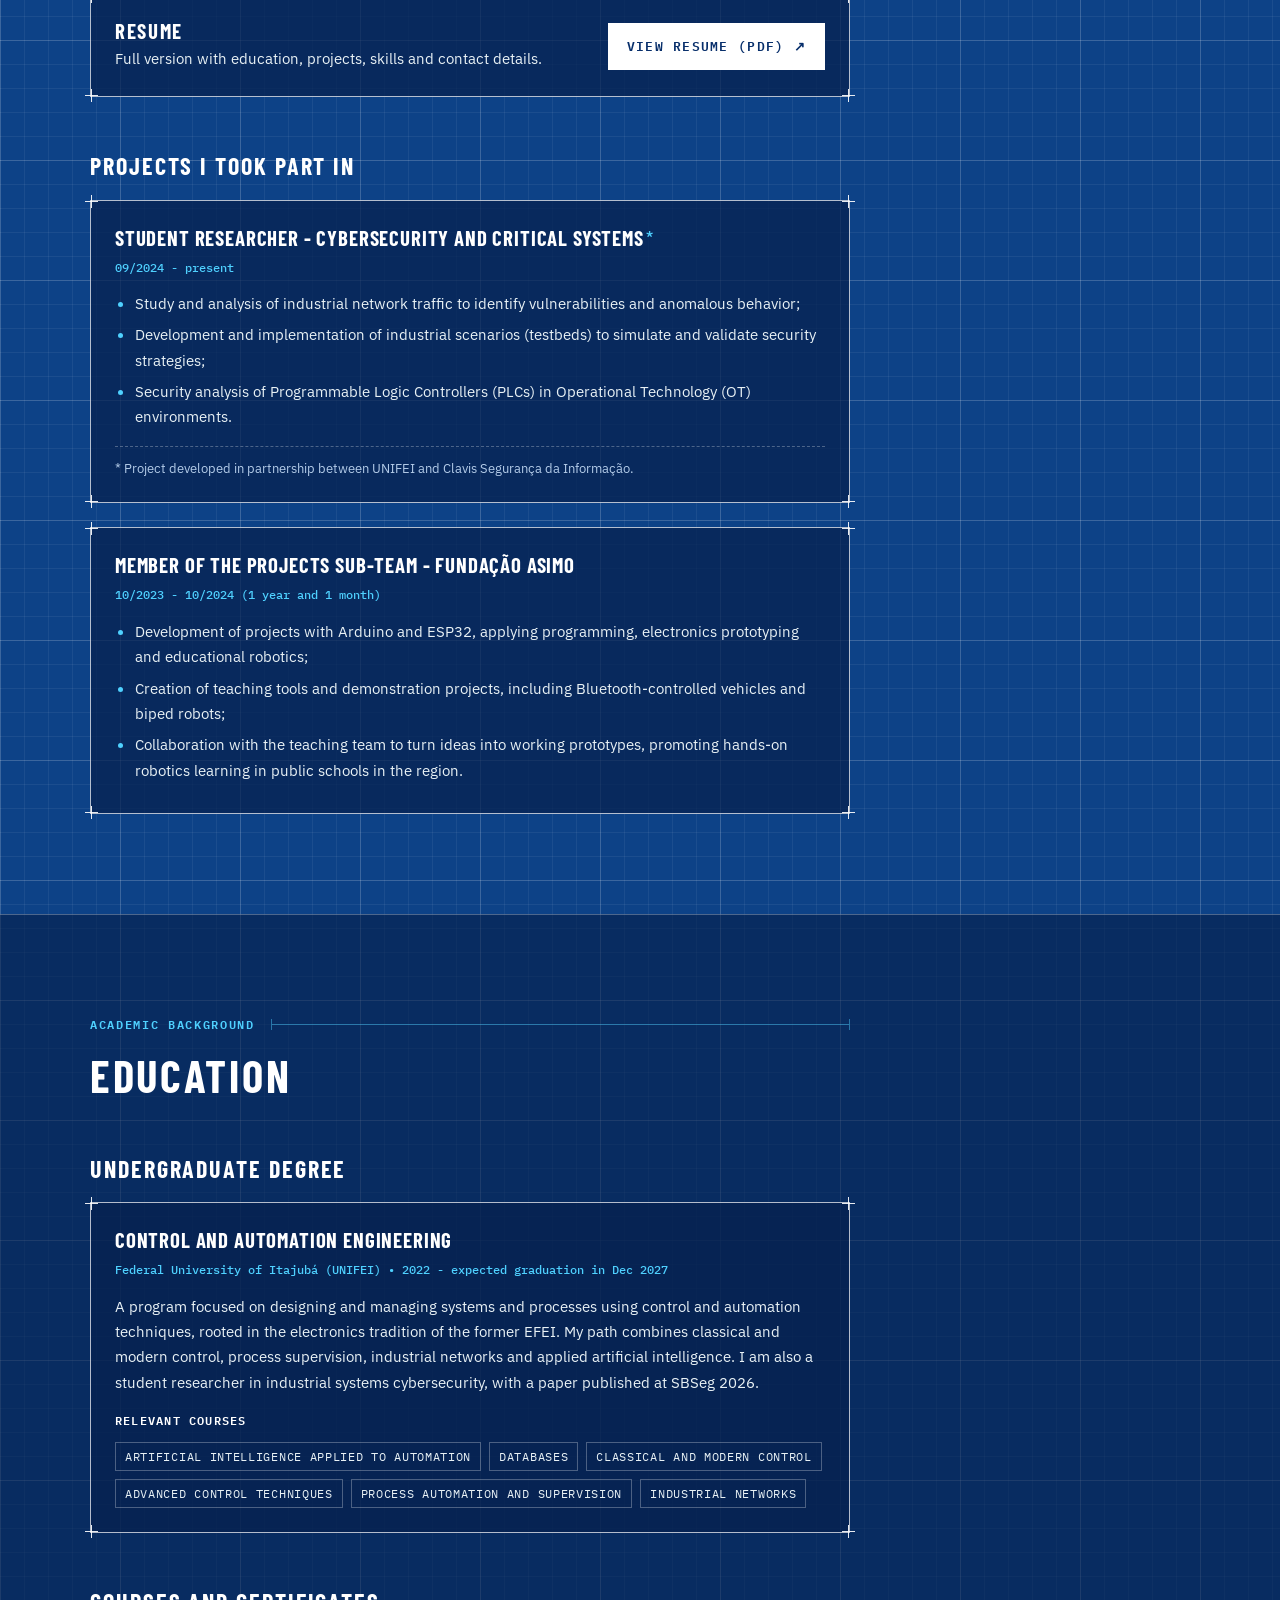
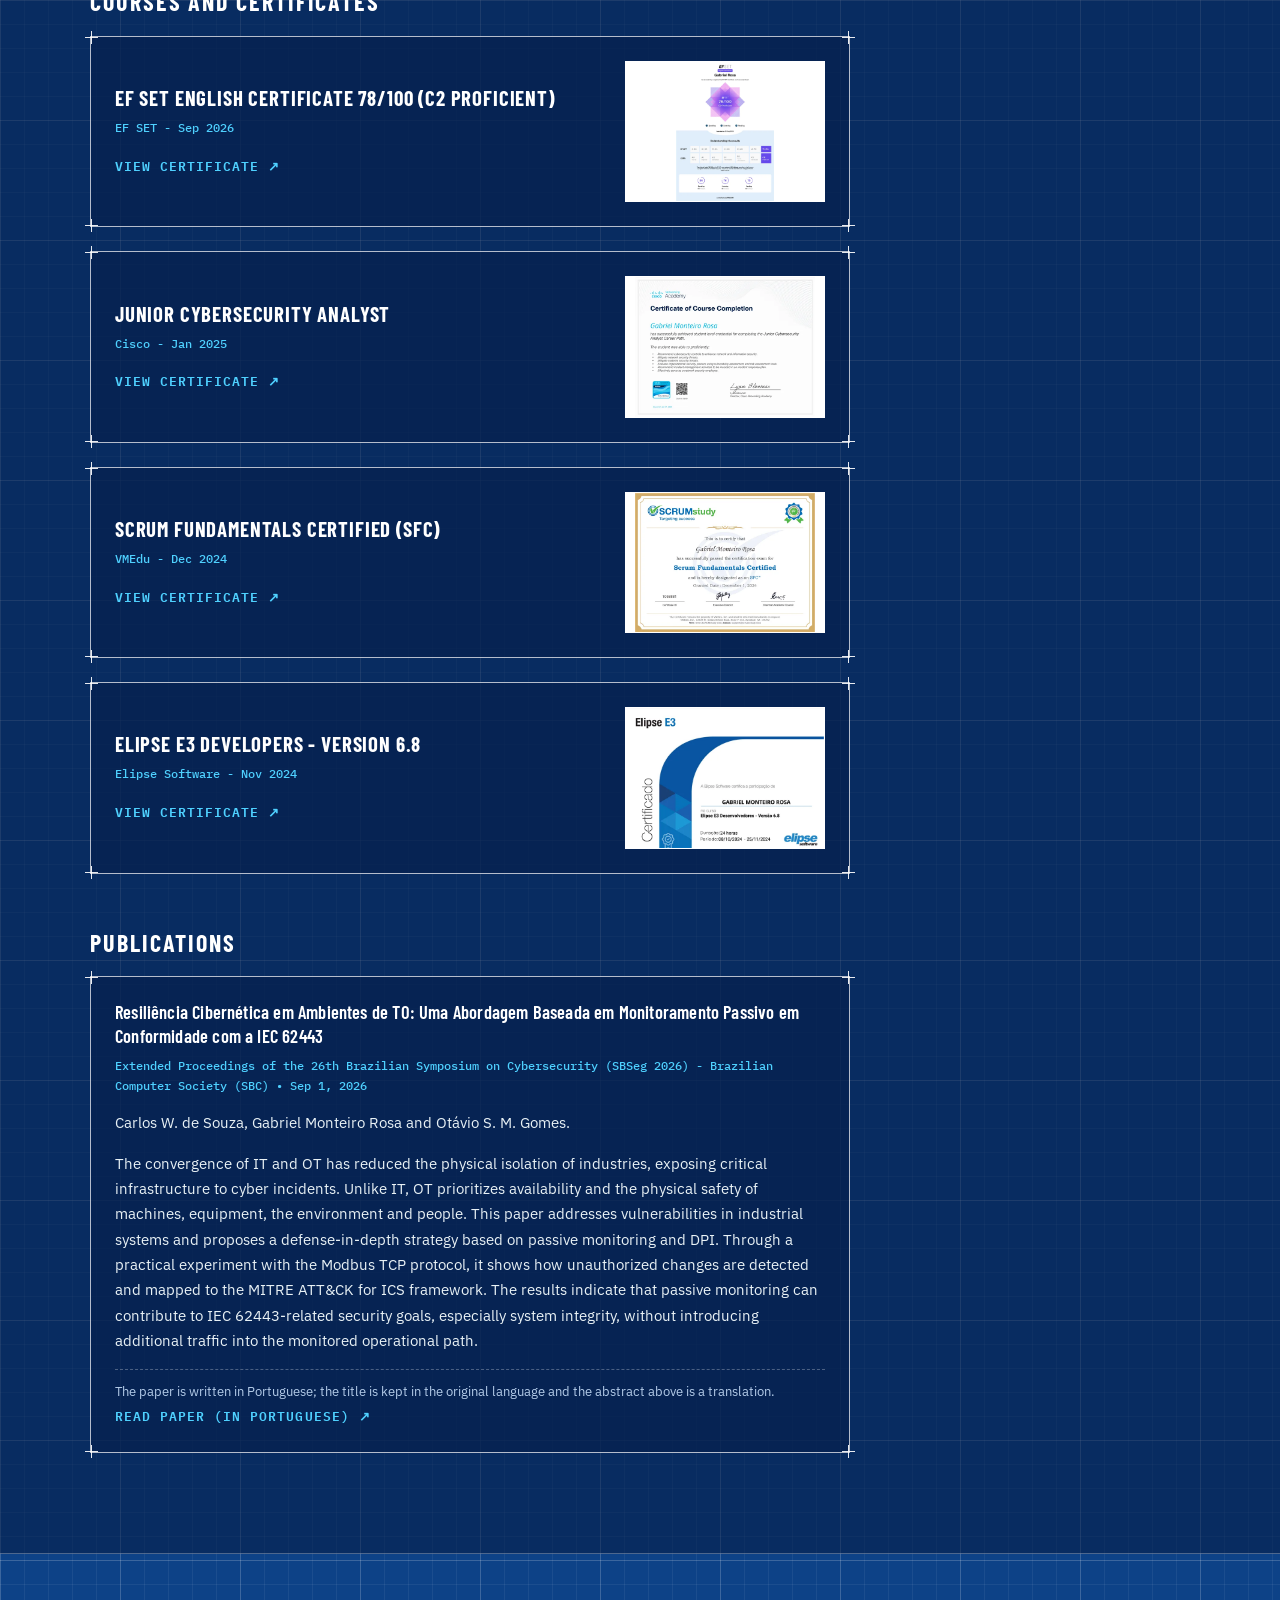
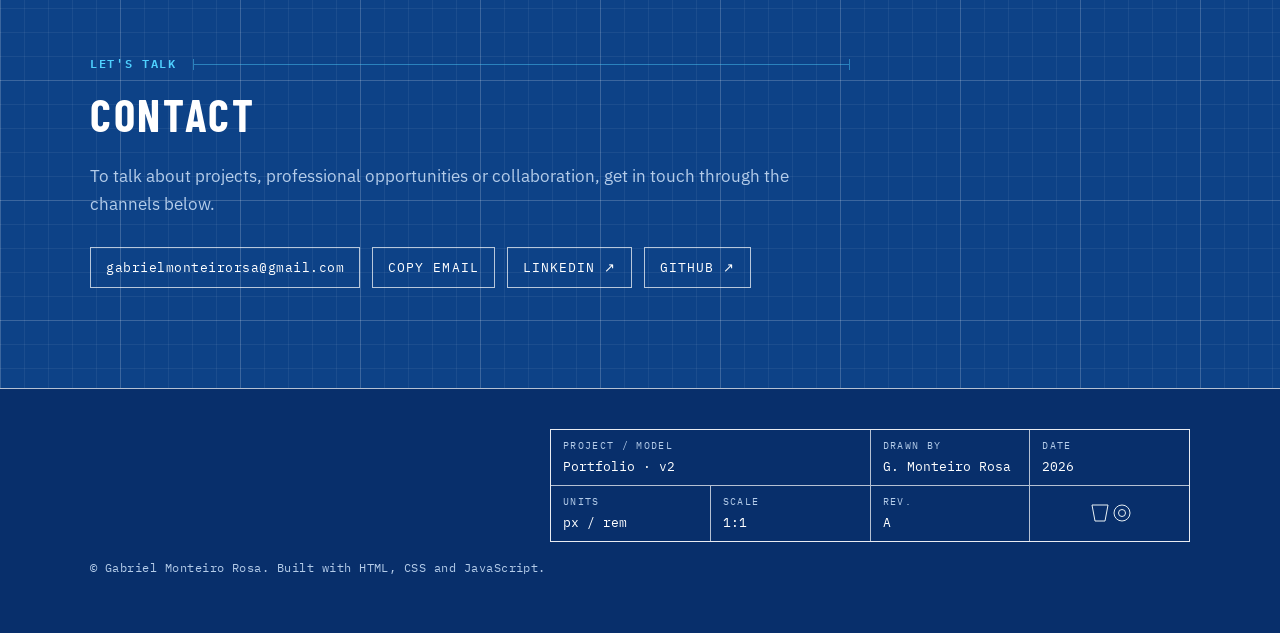
<file: en/index.html>
<!DOCTYPE html>
<html lang="en">
<head>
    <meta charset="UTF-8">
    <meta name="viewport" content="width=device-width, initial-scale=1.0">

    <meta name="description" content="Engineering portfolio focused on Machine Learning, Computer Vision, Industrial Automation and Robotics.">
    <meta name="author" content="Gabriel Monteiro Rosa">
    <meta name="robots" content="index, follow, max-image-preview:large">

    <title>Gabriel Monteiro Rosa | Portfolio</title>

    <!-- Self-hosted fonts (no Google Fonts) -->
    <link rel="preload" href="../assets/fonts/ibm-plex-sans-latin-400-normal.woff2" as="font" type="font/woff2" crossorigin>
    <link rel="preload" href="../assets/fonts/barlow-condensed-latin-700-normal.woff2" as="font" type="font/woff2" crossorigin>
    <script>document.documentElement.classList.add("js");</script>
    <link rel="stylesheet" href="../fonts.css">
    <link rel="stylesheet" href="../style.css">
    <link rel="stylesheet" href="../cards.css">
    <link rel="icon" type="image/png" href="../assets/favicon.png">

    <link rel="canonical" href="https://monteeiro.github.io/en/">
    <link rel="alternate" hreflang="pt-BR" href="https://monteeiro.github.io/">
    <link rel="alternate" hreflang="en" href="https://monteeiro.github.io/en/">
    <link rel="alternate" hreflang="x-default" href="https://monteeiro.github.io/">

    <meta property="og:type" content="website">
    <meta property="og:site_name" content="Gabriel Monteiro Rosa">
    <meta property="og:title" content="Gabriel Monteiro Rosa | Portfolio">
    <meta property="og:description" content="Engineering portfolio focused on Machine Learning, Computer Vision, Industrial Automation and Robotics.">
    <meta property="og:url" content="https://monteeiro.github.io/en/">
    <meta property="og:image" content="https://monteeiro.github.io/assets/og-image.png">
    <meta property="og:image:type" content="image/png">
    <meta property="og:image:width" content="1200">
    <meta property="og:image:height" content="630">
    <meta property="og:image:alt" content="Gabriel Monteiro Rosa, Control and Automation Engineering student">
    <meta property="og:locale" content="en_US">
    <meta property="og:locale:alternate" content="pt_BR">

    <meta name="twitter:card" content="summary_large_image">
    <meta name="twitter:title" content="Gabriel Monteiro Rosa | Portfolio">
    <meta name="twitter:description" content="Engineering portfolio focused on Machine Learning, Computer Vision, Industrial Automation and Robotics.">
    <meta name="twitter:image" content="https://monteeiro.github.io/assets/og-image.png">
    <meta name="twitter:image:alt" content="Gabriel Monteiro Rosa, Control and Automation Engineering student">
    <meta name="theme-color" content="#0d4287">

    <script type="application/ld+json">
    {
        "@context": "https://schema.org",
        "@type": "Person",
        "name": "Gabriel Monteiro Rosa",
        "url": "https://monteeiro.github.io/en/",
        "image": "https://monteeiro.github.io/assets/gabriel.jpg",
        "jobTitle": "Control and Automation Engineering student",
        "affiliation": {
            "@type": "CollegeOrUniversity",
            "name": "Federal University of Itajubá (UNIFEI)"
        },
        "knowsAbout": [
            "Industrial automation",
            "Control systems",
            "Machine Learning",
            "Computer vision",
            "Robotics",
            "Industrial cybersecurity"
        ],
        "sameAs": [
            "https://www.linkedin.com/in/gabriel-monteiro-rosa/",
            "https://github.com/Monteeiro"
        ]
    }
    </script>

</head>

<body>
    <a class="skip-link" href="#content">Skip to content</a>
    <header class="site-header">
        <div class="container nav-container">
            <a class="logo" href="#home">GM<span>.</span></a>

            <nav id="menu-principal" aria-label="Main navigation">
                <a href="#about">About</a>
                <a href="#skills">Skills</a>
                <a href="#projects">Projects</a>
                <a href="#experience">Experience</a>
                <a href="#education">Education</a>
                <a href="#contact">Contact</a>
            </nav>

            <div class="lang-switch" role="group" aria-label="Language">
                <a href="../" lang="pt-BR" hreflang="pt-BR" title="Português (Brasil)">
                    <img src="../assets/flags/br.svg" alt="Português (Brasil)" width="28" height="28">
                </a>
                <a href="./" lang="en" hreflang="en" aria-current="true" title="English">
                    <img src="../assets/flags/eng.svg" alt="English" width="28" height="28">
                </a>
            </div>

            <button
                class="menu-toggle"
                type="button"
                aria-expanded="false"
                aria-controls="menu-principal"
                aria-label="Open menu"
                data-label-open="Open menu"
                data-label-close="Close menu"
            >
                <span></span>
                <span></span>
                <span></span>
            </button>

        </div>
    </header>

    <main id="content" tabindex="-1">
        <!-- Hero -->
        <section class="hero section" id="home">
            <svg class="hero-art" viewBox="0 0 680 540" aria-hidden="true" focusable="false">
                <defs>
                    <marker id="seta" viewBox="0 0 8 6" refX="8" refY="3" markerWidth="8" markerHeight="6" orient="auto-start-reverse">
                        <path d="M0 0 8 3 0 6Z" style="fill:var(--cyan);stroke:none"/>
                    </marker>
                    <pattern id="hachura" width="8" height="8" patternUnits="userSpaceOnUse" patternTransform="rotate(45)">
                        <path d="M0 0V8"/>
                    </pattern>
                </defs>

                <!-- 2R robotic arm: base, joints and links (outline only) -->
                <rect x="130" y="480" width="160" height="14"/>
                <rect x="130" y="494" width="160" height="12" fill="url(#hachura)"/>
                <path d="M188 447 172 480M232 447 248 480"/>

                <circle cx="210" cy="420" r="34"/><circle cx="210" cy="420" r="14"/>
                <circle cx="330" cy="230" r="28"/><circle cx="330" cy="230" r="11"/>
                <circle cx="500" cy="150" r="22"/><circle cx="500" cy="150" r="8"/>

                <path d="M243.15 412.46 342.6 255M202.57 386.82 302.02 229.36"/>
                <path d="M357.06 237.15 496.22 171.67M341.74 204.59 480.9 139.11"/>

                <rect x="484" y="174" width="32" height="22"/>
                <path d="M488 196V232H496V204M512 196V232H504V204"/>

                <!-- Center lines (dash-dot) -->
                <g class="ctr">
                    <path d="M160 420H260M210 370V470"/>
                    <path d="M290 230H370M330 190V270"/>
                    <path d="M466 150H534M500 116V244"/>
                </g>

                <!-- Dimensions and extension lines -->
                <g class="dim">
                    <!-- base width -->
                    <path d="M130 508V532M290 508V532"/>
                    <path d="M130 526H290" marker-start="url(#seta)" marker-end="url(#seta)"/>
                    <text x="210" y="521" text-anchor="middle">160</text>

                    <!-- link 1 length (aligned dimension) -->
                    <g transform="translate(210 420) rotate(-57.7)">
                        <path d="M0 -36V-72M225 -30V-72"/>
                        <path d="M0 -64H225" marker-start="url(#seta)" marker-end="url(#seta)"/>
                        <text x="112" y="-69" text-anchor="middle">L1 · 225</text>
                    </g>

                    <!-- link 2 length (aligned dimension) -->
                    <g transform="translate(330 230) rotate(-25.2)">
                        <path d="M0 -30V-60M188 -24V-60"/>
                        <path d="M0 -52H188" marker-start="url(#seta)" marker-end="url(#seta)"/>
                        <text x="94" y="-57" text-anchor="middle">L2 · 188</text>
                    </g>

                    <!-- height from joint 3 to the ground -->
                    <path d="M522 150H646M290 494H646"/>
                    <path d="M640 150V494" marker-start="url(#seta)" marker-end="url(#seta)"/>
                    <text transform="translate(632 322) rotate(-90)" text-anchor="middle">H · 344</text>

                    <!-- 45° callouts ending in a dot -->
                    <circle class="dot" cx="330" cy="230" r="2.5"/>
                    <path d="M330 230 400 300H476"/>
                    <text x="482" y="304">J2 · Ø56</text>

                    <circle class="dot" cx="500" cy="150" r="2.5"/>
                    <path d="M500 150 545 105H550"/>
                    <text x="556" y="109">J3 · Ø44</text>

                    <!-- gripper detail view -->
                    <circle cx="497" cy="207" r="36" stroke-dasharray="5 3"/>
                    <circle class="dot" cx="522.5" cy="232.5" r="2.5"/>
                    <path d="M522.5 232.5 548 258H556"/>
                    <text x="562" y="262">DET. A</text>
                </g>
            </svg>

            <div class="container hero-grid">
                <div class="hero-content">
                    <a class="status-badge" href="#contact">
                        <span class="status-dot" aria-hidden="true"></span>
                        Available for an internship
                    </a>
                    <p class="eyebrow">
                        MACHINE LEARNING • COMPUTER VISION • INDUSTRIAL AUTOMATION
                    </p>

                    <h1>
                        Turning code into intelligent systems
                    </h1>

                    <p class="hero-text">
                        I'm a Control and Automation Engineering student
                        at the Federal University of Itajubá (UNIFEI), Brazil, interested in
                        industrial automation, artificial intelligence and robotics.
                    </p>

                    <div class="hero-actions">
                        <a class="button" href="#projects">
                            View projects
                        </a>

                        <a
                            class="button button-secondary"
                            href="https://github.com/Monteeiro"
                            target="_blank"
                            rel="noopener noreferrer"
                        >
                            My GitHub ↗
                        </a>
                    </div>
                </div>

                <aside class="hero-card">
                    <p class="card-label">AREAS OF INTEREST</p>

                    <ul>
                        <li>Industrial automation</li>
                        <li>Machine Learning</li>
                        <li>Computer vision</li>
                        <li>Control systems</li>
                        <li>Robotics</li>
                    </ul>
                </aside>
            </div>
        </section>

        <!-- About -->
        <section class="section section-alt" id="about">
            <div class="container about-grid">
                <div class="about-text">
                    <p class="eyebrow">WHO I AM</p>

                    <h2>About me</h2>

                    <p class="section-text">
                        I'm Gabriel Monteiro, a Control and Automation Engineering
                        student at UNIFEI. My main interests are industrial
                        automation, process control and machine learning.
                    </p>

                    <p class="section-text">
                        Throughout my degree, I have implemented and simulated PID and LQG
                        controllers, as well as predictive and adaptive control, in
                        MATLAB/Octave and Python. I have also designed SCADA systems in
                        Elipse E3 and FUXA for a parts-sorting process and for level
                        control. I also take part in a project in partnership with Clavis
                        Segurança da Informação, in which I simulate industrial environments
                        to test the cybersecurity of critical infrastructure. In parallel,
                        I study artificial intelligence and machine learning.
                    </p>

                    <p class="section-text">
                        In this portfolio I gather studies, experiments and projects, with
                        the problems addressed, the technologies used and the results
                        obtained. I'm looking for an internship where I can apply what I
                        have learned to real projects and learn from professionals in
                        different fields. If you'd like to talk, reach out by email or
                        LinkedIn.
                    </p>

                </div>

                <figure class="about-photo">
                    <img
                        src="../assets/gabriel.jpg"
                        alt="Photo of Gabriel Monteiro Rosa"
                        width="1436"
                        height="1078"
                        loading="lazy"
                        decoding="async"
                    >
                    <svg class="photo-callouts" viewBox="0 0 320 400" aria-hidden="true" focusable="false">
                        <defs>
                            <marker id="seta-foto" viewBox="0 0 8 6" refX="8" refY="3" markerWidth="8" markerHeight="6" orient="auto-start-reverse">
                                <path d="M0 0 8 3 0 6Z" style="fill:var(--cyan);stroke:none"/>
                            </marker>
                        </defs>

                        <!-- width dimension (above) and height dimension (left) -->
                        <path d="M0 -4V-26M320 -4V-26"/>
                        <path d="M0 -18H320" marker-start="url(#seta-foto)" marker-end="url(#seta-foto)"/>
                        <text x="160" y="-23" text-anchor="middle">320</text>

                        <path d="M-4 0H-26M-4 400H-26"/>
                        <path d="M-18 0V400" marker-start="url(#seta-foto)" marker-end="url(#seta-foto)"/>
                        <text transform="translate(-23 200) rotate(-90)" text-anchor="middle">400</text>
                    </svg>
                </figure>
            </div>
        </section>

        <!-- Skills -->
        <section class="section" id="skills">
            <div class="container">
                <p class="eyebrow">TOOLS AND KNOWLEDGE</p>

                <h2>Skills</h2>

                <div class="skills-grid">
                    <article class="skill-card">
                        <h3>Programming and Development</h3>
                        <p>Python, C/C++, SQL, Git, GitHub, Arduino and ESP32</p>
                    </article>

                    <article class="skill-card">
                        <h3>Industrial Automation</h3>
                        <p>PLCs (CODESYS, Automation Studio), Ladder, Structured Text</p>
                    </article>

                    <article class="skill-card">
                        <h3>Supervision and Industrial Networks</h3>
                        <p>SCADA (FUXA, Elipse E3), OPC UA, Wireshark and Factory I/O</p>
                    </article>

                    <article class="skill-card">
                        <h3>Engineering Tools</h3>
                        <p>MATLAB/Octave, Microsoft Excel, Word, PowerPoint and Autodesk Inventor</p>
                    </article>

                </div>
            </div>
        </section>

        <!-- Projects -->
        <section class="section section-alt" id="projects">
            <div class="container">
                <p class="eyebrow">WORK I'VE DEVELOPED</p>

                <h2>Projects</h2>

                <p class="section-text">
                    A selection of projects and studies that show my technical
                    growth and how I approach problems.
                </p>

                <div class="projects-grid">
                    <article class="project-card">
                        <div class="project-number">01</div>

                        <p class="project-type">INDUSTRIAL AUTOMATION</p>

                        <h3>Part Sorting, Machining, Transport and Storage</h3>

                        <p>
                            Production line simulated in Factory I/O and controlled by a PLC
                            in CODESYS: color sorting, CNC machining, boxing, lift and
                            palletizing, all fully automatic.
                        </p>

                        <div class="tag-list">
                            <span>CODESYS</span>
                            <span>Structured Text</span>
                            <span>SFC</span>
                            <span>Factory I/O</span>
                        </div>

                        <a class="text-link" href="projects/project-1.html">
                            View project →
                        </a>
                    </article>

                    <article class="project-card">
                        <div class="project-number">02</div>

                        <p class="project-type">MACHINE LEARNING</p>

                        <h3>Credit Card Fraud Detection</h3>

                        <p>
                            End-to-end Machine Learning pipeline audited against data leakage
                            to detect fraudulent transactions under extreme class imbalance
                            (0.17% fraud), using SMOTE, Random Forest, PR-AUC and decision
                            threshold tuning.
                        </p>

                        <div class="tag-list">
                            <span>Python</span>
                            <span>Scikit-Learn</span>
                            <span>Imbalanced-Learn</span>
                            <span>Random Forest</span>
                        </div>

                        <a class="text-link" href="projects/project-2.html">
                            View project →
                        </a>
                    </article>

                </div>
            </div>
        </section>

        <!-- Experience -->
        <section class="section" id="experience">
            <div class="container narrow-container">
                <p class="eyebrow">HANDS-ON EXPERIENCE</p>

                <h2>Experience</h2>

                <p class="section-text">
                    My academic path combines the development of automation and
                    robotics projects with research on industrial systems security.
                </p>

                <!-- Resume -->
                <div class="resume-box">
                    <div>
                        <h3>Resume</h3>
                        <p>
                            Full version with education, projects,
                            skills and contact details.
                        </p>
                    </div>

                    <a
                        class="button"
                        href="../assets/gabriel-monteiro-rosa-resume-en.pdf"
                        target="_blank"
                        rel="noopener noreferrer"
                    >
                        View resume (PDF) ↗
                    </a>
                </div>

                <!-- Projects I took part in -->
                <h3 class="group-title">Projects I took part in</h3>

                <div class="entry-stack">
                    <article class="entry">
                        <h4>Student Researcher - Cybersecurity and Critical Systems<sup>*</sup></h4>

                        <p class="entry-meta">
                            09/2024 - present
                        </p>

                        <ul class="entry-list">
                            <li>Study and analysis of industrial network traffic to identify vulnerabilities and anomalous behavior;</li>
                            <li>Development and implementation of industrial scenarios (testbeds) to simulate and validate security strategies;</li>
                            <li>Security analysis of Programmable Logic Controllers (PLCs) in Operational Technology (OT) environments.</li>
                        </ul>

                        <p class="entry-footnote">
                            * Project developed in partnership between UNIFEI and Clavis Segurança da Informação.
                        </p>

                    </article>

                    <article class="entry">
                        <h4>Member of the Projects sub-team - Fundação Asimo</h4>

                        <p class="entry-meta">
                            10/2023 - 10/2024 (1 year and 1 month)
                        </p>

                        <ul class="entry-list">
                            <li>Development of projects with Arduino and ESP32, applying programming, electronics prototyping and educational robotics;</li>
                            <li>Creation of teaching tools and demonstration projects, including Bluetooth-controlled vehicles and biped robots;</li>
                            <li>Collaboration with the teaching team to turn ideas into working prototypes, promoting hands-on robotics learning in public schools in the region.</li>
                        </ul>
                    </article>
                </div>
            </div>
        </section>

        <!-- Education -->
        <section class="section section-alt" id="education">
            <div class="container narrow-container">
                <p class="eyebrow">ACADEMIC BACKGROUND</p>

                <h2>Education</h2>

                <!-- Degree -->
                <h3 class="group-title">Undergraduate degree</h3>

                <article class="entry">
                    <h4>Control and Automation Engineering</h4>

                    <p class="entry-meta">
                        Federal University of Itajubá (UNIFEI) •
                        2022 - expected graduation in Dec 2027
                    </p>

                    <p class="entry-text">
                        A program focused on designing and managing systems and processes
                        using control and automation techniques, rooted in the electronics
                        tradition of the former EFEI. My path combines classical and modern
                        control, process supervision, industrial networks and applied
                        artificial intelligence. I am also a student researcher in
                        industrial systems cybersecurity, with a paper published at
                        SBSeg 2026.
                    </p>

                    <p class="entry-label">Relevant courses</p>

                    <div class="tag-list">
                        <span>Artificial Intelligence Applied to Automation</span>
                        <span>Databases</span>
                        <span>Classical and Modern Control</span>
                        <span>Advanced Control Techniques</span>
                        <span>Process Automation and Supervision</span>
                        <span>Industrial Networks</span>
                    </div>
                </article>

                <!-- Courses and certificates -->
                <h3 class="group-title">Courses and certificates</h3>

                <div class="entry-stack">
                    <!-- Copy this block to add more courses -->
                    <article class="entry entry-cert">
                        <div class="entry-cert-info">
                            <h4>EF SET English Certificate 78/100 (C2 Proficient)</h4>

                            <p class="entry-meta">
                                EF SET - Sep 2026
                            </p>

                            <a
                                class="text-link"
                                href="../assets/certificados/certificado-ef-set.pdf"
                                target="_blank"
                                rel="noopener noreferrer"
                            >
                                View certificate ↗
                            </a>
                        </div>

                        <div class="cert-preview">
                            <img
                                src="../assets/certificados/certificado-ef-set.webp"
                                alt="Preview of the EF SET English certificate"
                                width="600"
                                height="849"
                                loading="lazy"
                                decoding="async"
                            >

                            <a
                                class="cert-preview-link"
                                href="../assets/certificados/certificado-ef-set.pdf"
                                target="_blank"
                                rel="noopener noreferrer"
                                tabindex="-1" aria-hidden="true"
                            ></a>
                        </div>
                    </article>

                    <article class="entry entry-cert">
                        <div class="entry-cert-info">
                            <h4>Junior Cybersecurity Analyst</h4>

                            <p class="entry-meta">
                                Cisco - Jan 2025
                            </p>

                            <a
                                class="text-link"
                                href="../assets/certificados/certificado-cisco-cibersec.pdf"
                                target="_blank"
                                rel="noopener noreferrer"
                            >
                                View certificate ↗
                            </a>
                        </div>

                        <div class="cert-preview">
                            <img
                                src="../assets/certificados/certificado-cisco-cibersec.webp"
                                alt="Preview of the Cisco Junior Cybersecurity Analyst certificate"
                                width="600"
                                height="464"
                                loading="lazy"
                                decoding="async"
                            >

                            <a
                                class="cert-preview-link"
                                href="../assets/certificados/certificado-cisco-cibersec.pdf"
                                target="_blank"
                                rel="noopener noreferrer"
                                tabindex="-1" aria-hidden="true"
                            ></a>
                        </div>
                    </article>

                    <article class="entry entry-cert">
                        <div class="entry-cert-info">
                            <h4>Scrum Fundamentals Certified (SFC)</h4>

                            <p class="entry-meta">
                                VMEdu - Dec 2024
                            </p>

                            <a
                                class="text-link"
                                href="../assets/certificados/certificado-sfc.pdf"
                                target="_blank"
                                rel="noopener noreferrer"
                            >
                                View certificate ↗
                            </a>
                        </div>

                        <div class="cert-preview">
                            <img
                                src="../assets/certificados/certificado-sfc.webp"
                                alt="Preview of the Scrum Fundamentals Certified certificate"
                                width="600"
                                height="464"
                                loading="lazy"
                                decoding="async"
                            >

                            <a
                                class="cert-preview-link"
                                href="../assets/certificados/certificado-sfc.pdf"
                                target="_blank"
                                rel="noopener noreferrer"
                                tabindex="-1" aria-hidden="true"
                            ></a>
                        </div>
                    </article>

                    <article class="entry entry-cert">
                        <div class="entry-cert-info">
                            <h4>Elipse E3 Developers - Version 6.8</h4>

                            <p class="entry-meta">
                                Elipse Software - Nov 2024
                            </p>

                            <a
                                class="text-link"
                                href="../assets/certificados/certificado-elipse-e3.pdf"
                                target="_blank"
                                rel="noopener noreferrer"
                            >
                                View certificate ↗
                            </a>
                        </div>

                        <div class="cert-preview">
                            <img
                                src="../assets/certificados/certificado-elipse-e3.webp"
                                alt="Preview of the Elipse E3 Developers certificate"
                                width="600"
                                height="424"
                                loading="lazy"
                                decoding="async"
                            >

                            <a
                                class="cert-preview-link"
                                href="../assets/certificados/certificado-elipse-e3.pdf"
                                target="_blank"
                                rel="noopener noreferrer"
                                tabindex="-1" aria-hidden="true"
                            ></a>
                        </div>
                    </article>
                </div>

                <!-- Publications -->
                <h3 class="group-title">Publications</h3>

                <div class="entry-stack">
                    <article class="entry">
                        <h4 class="paper-title" lang="pt-BR">Resiliência Cibernética em Ambientes de TO: Uma Abordagem Baseada em Monitoramento Passivo em Conformidade com a IEC 62443</h4>

                        <p class="entry-meta">
                            Extended Proceedings of the 26th Brazilian Symposium on Cybersecurity (SBSeg 2026) - Brazilian Computer Society (SBC) • Sep 1, 2026
                        </p>

                        <p class="entry-text">
                            Carlos W. de Souza, Gabriel Monteiro Rosa and Otávio S. M. Gomes.
                        </p>

                        <p class="entry-text">
                            The convergence of IT and OT has reduced the physical isolation of industries, exposing critical infrastructure to cyber incidents. Unlike IT, OT prioritizes availability and the physical safety of machines, equipment, the environment and people. This paper addresses vulnerabilities in industrial systems and proposes a defense-in-depth strategy based on passive monitoring and DPI. Through a practical experiment with the Modbus TCP protocol, it shows how unauthorized changes are detected and mapped to the MITRE ATT&amp;CK for ICS framework. The results indicate that passive monitoring can contribute to IEC 62443-related security goals, especially system integrity, without introducing additional traffic into the monitored operational path.
                        </p>

                        <p class="entry-footnote">
                            The paper is written in Portuguese; the title is kept in the original language and the abstract above is a translation.
                        </p>

                        <a
                            class="text-link"
                            href="https://doi.org/10.5753/sbseg_estendido.2026.27099"
                            target="_blank"
                            rel="noopener noreferrer"
                        >
                            Read paper (in Portuguese) ↗
                        </a>
                    </article>
                </div>
            </div>
        </section>

        <!-- Contact -->
        <section class="section" id="contact">
            <div class="container narrow-container">
                <p class="eyebrow">LET'S TALK</p>

                <h2>Contact</h2>

                <p class="section-text">
                    To talk about projects, professional opportunities
                    or collaboration, get in touch through the
                    channels below.
                </p>

                <div class="contact-links">
                    <a class="email-address" href="mailto:gabrielmonteirorsa@gmail.com">
                        gabrielmonteirorsa@gmail.com
                    </a>

                    <button
                        type="button"
                        aria-live="polite"
                        data-copy-email="gabrielmonteirorsa@gmail.com"
                        data-label-default="Copy email"
                        data-label-copied="Email copied!"
                    >
                        Copy email
                    </button>

                    <a
                        href="https://www.linkedin.com/in/gabriel-monteiro-rosa/"
                        target="_blank"
                        rel="noopener noreferrer"
                    >
                        LinkedIn ↗
                    </a>

                    <a
                        href="https://github.com/Monteeiro"
                        target="_blank"
                        rel="noopener noreferrer"
                    >
                        GitHub ↗
                    </a>
                </div>
            </div>
        </section>
    </main>

    <footer class="site-footer">
        <div class="container">
            <div class="title-block">
               <dl>
                    <div class="wide"><dt>Project / Model</dt><dd>Portfolio · v2</dd></div>
                    <div><dt>Drawn by</dt><dd>G. Monteiro Rosa</dd></div>
                    <div><dt>Date</dt><dd><span id="ano">2026</span></dd></div>
                    <div><dt>Units</dt><dd>px / rem</dd></div>
                    <div><dt>Scale</dt><dd>1:1</dd></div>
                    <div><dt>Rev.</dt><dd>A</dd></div>
                </dl>
                <div class="symbol" aria-hidden="true">
                    <svg viewBox="0 0 44 26" fill="none" stroke="currentColor" stroke-width="1">
                        <path d="M4 5h16l-3 16H7z"/><circle cx="34" cy="13" r="8"/><circle cx="34" cy="13" r="3.5"/>
                    </svg>
                </div>
            </div>
            <p>© Gabriel Monteiro Rosa. Built with HTML, CSS and JavaScript.</p>
        </div>
    </footer>

    <a class="back-to-top" href="#home" aria-label="Back to top">
        <svg viewBox="0 0 24 24" width="22" height="22" fill="none" stroke="currentColor"
            stroke-width="2" stroke-linecap="round" stroke-linejoin="round" aria-hidden="true">
            <path d="M12 19V5"></path>
            <path d="m5 12 7-7 7 7"></path>
        </svg>
    </a>

    <script src="../site.js" defer></script>
    <script src="../menu.js" defer></script>

</body>
</html>
</file>
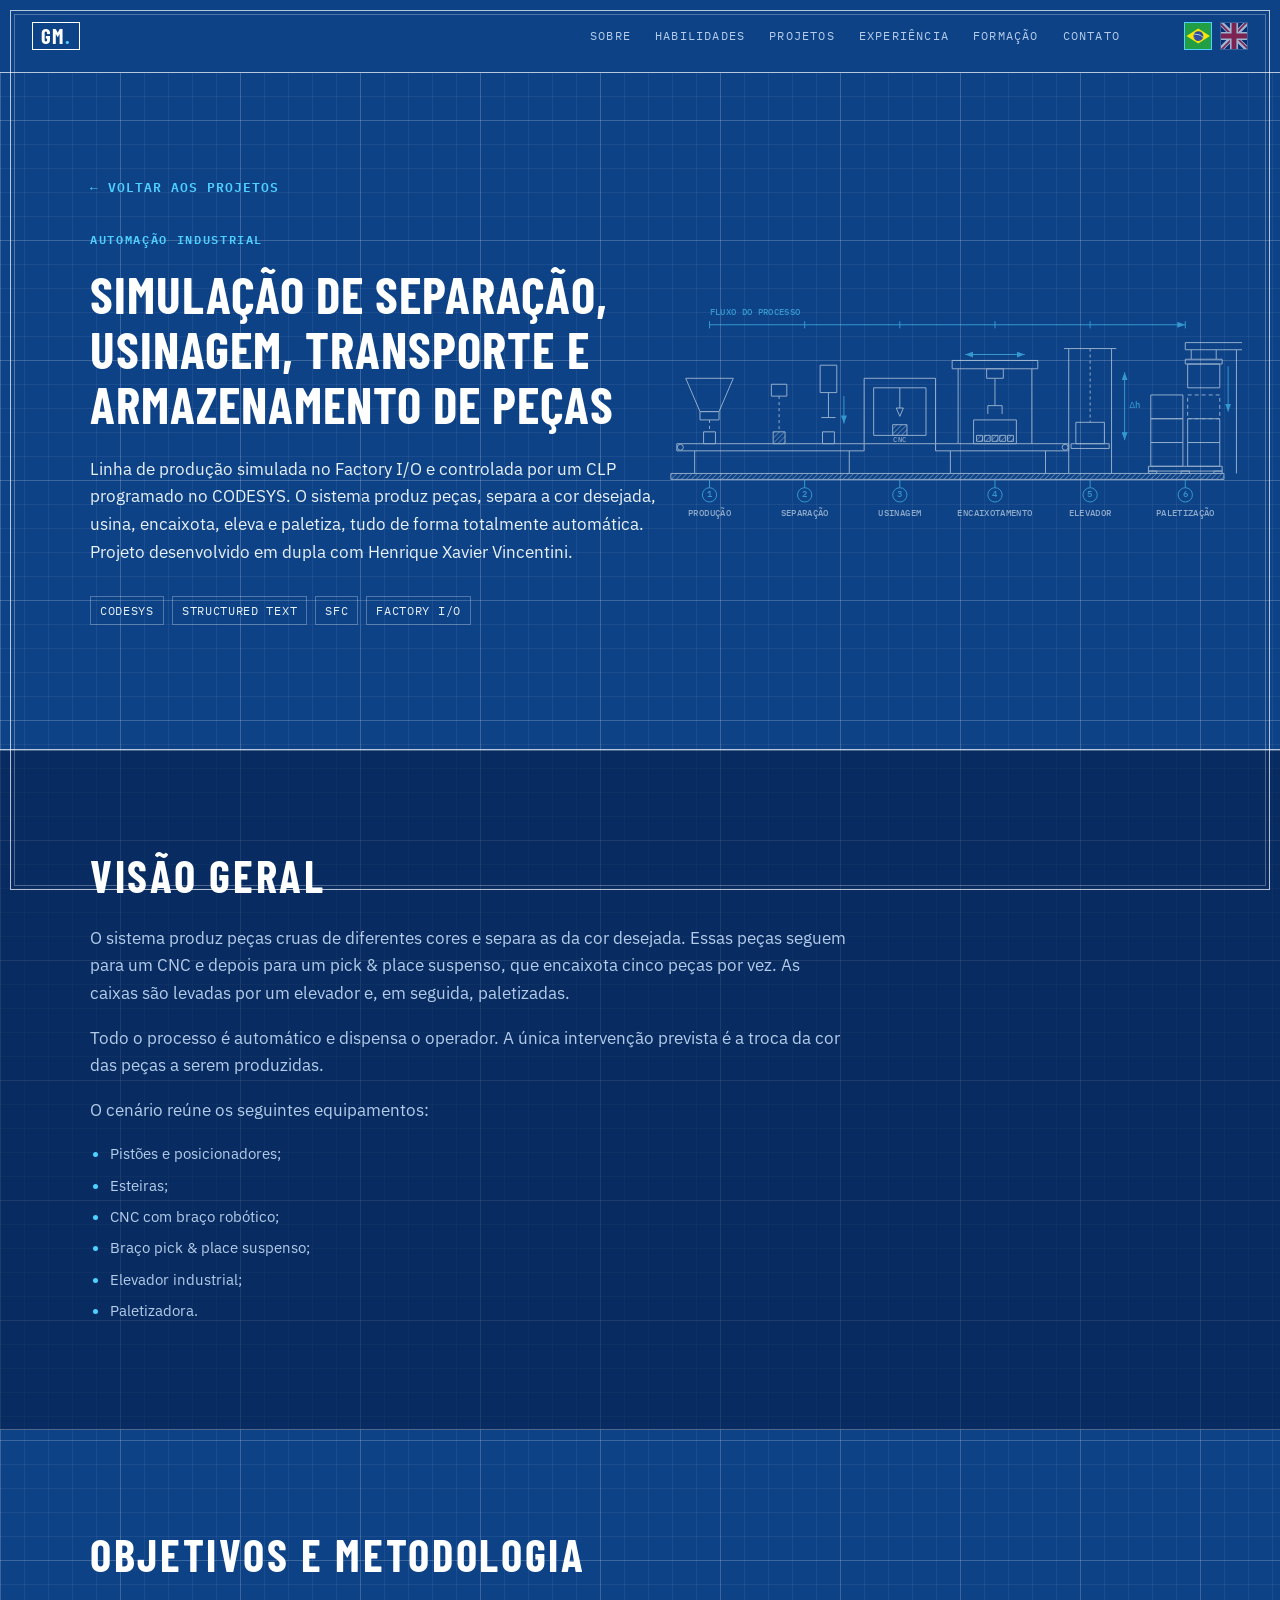
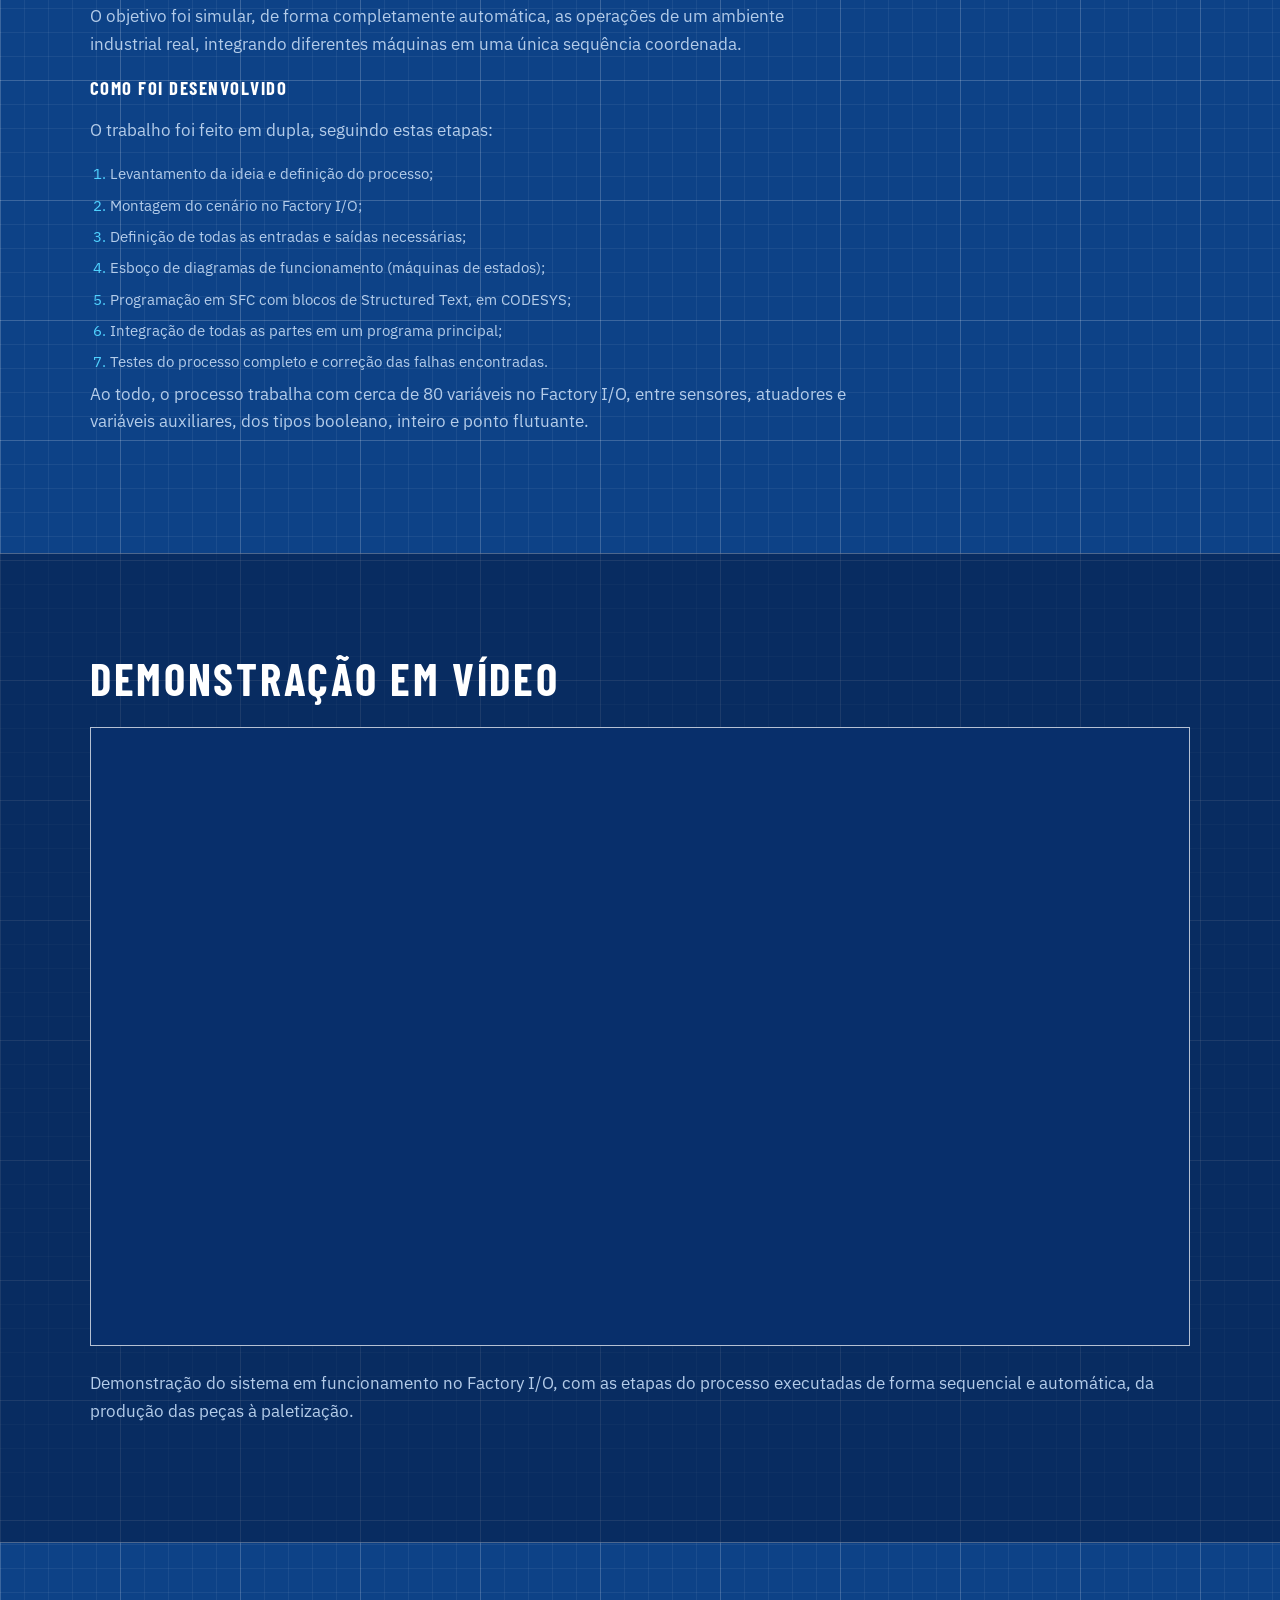
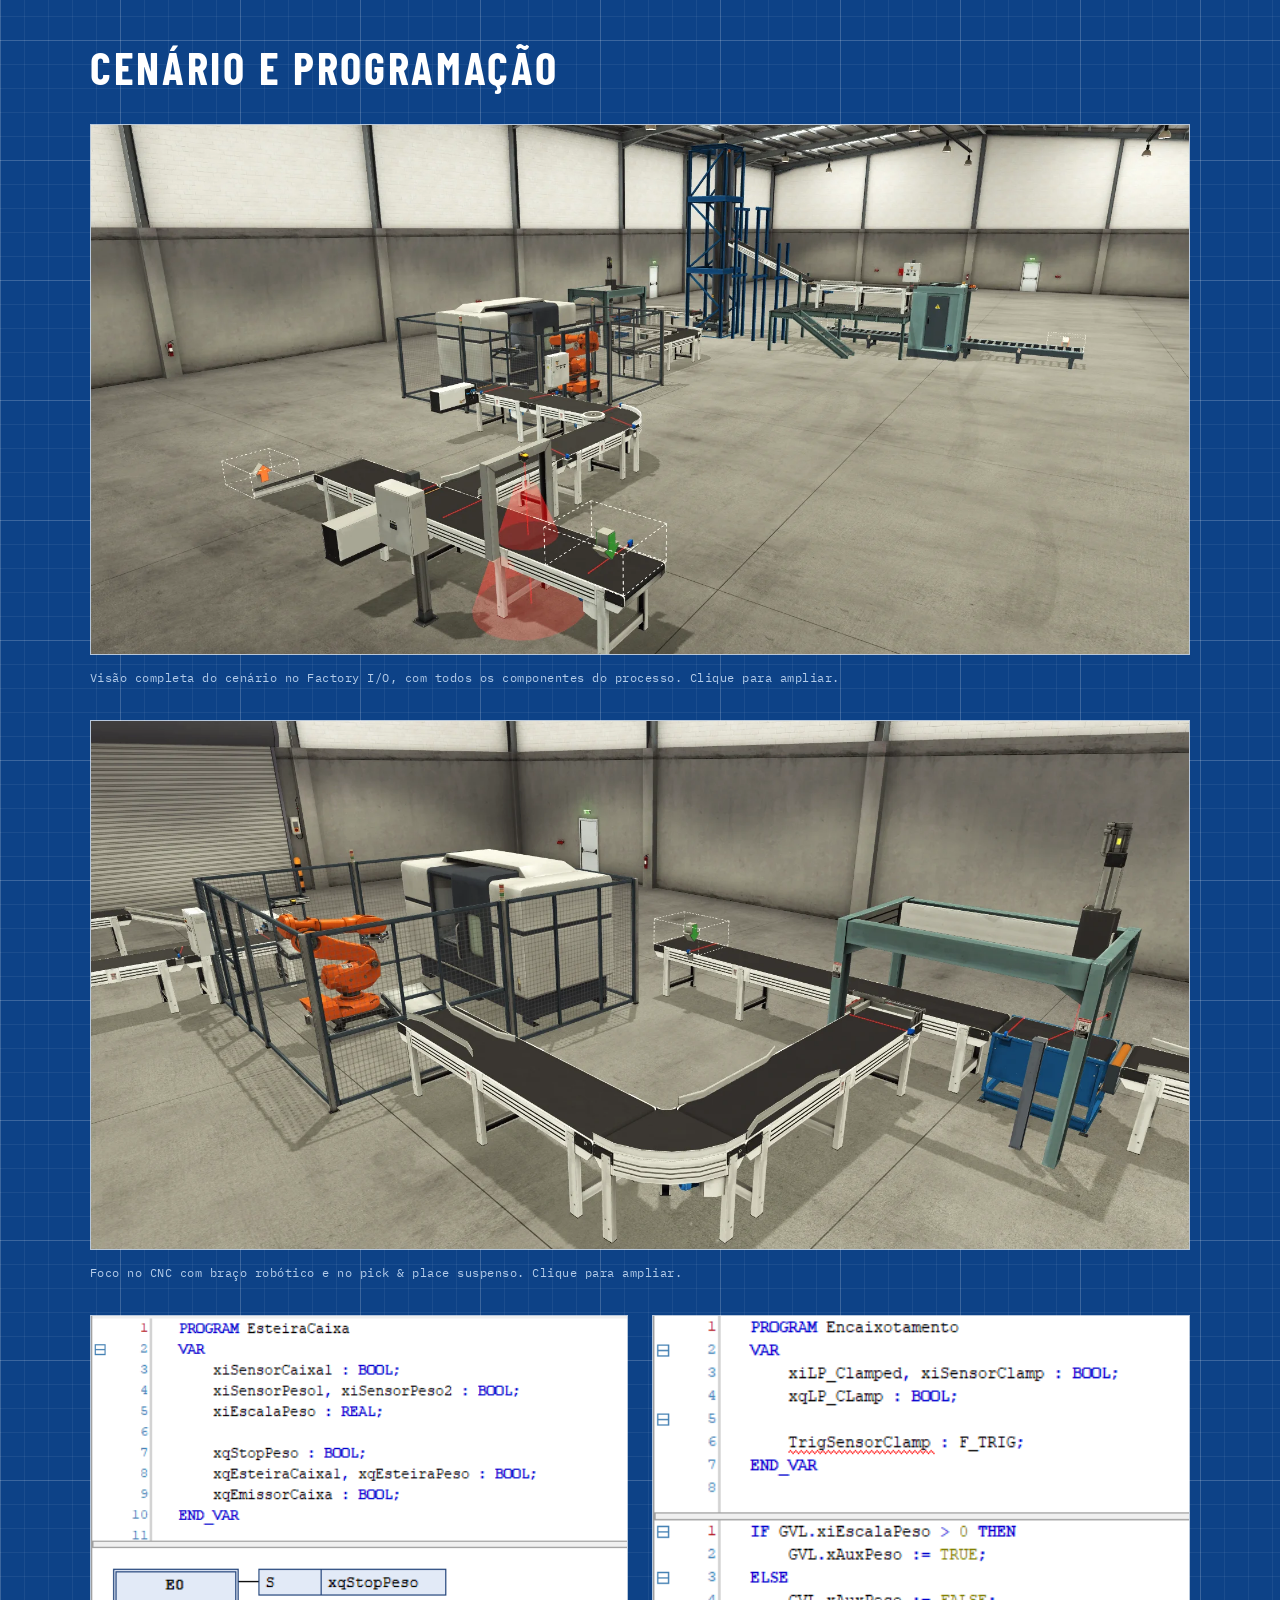
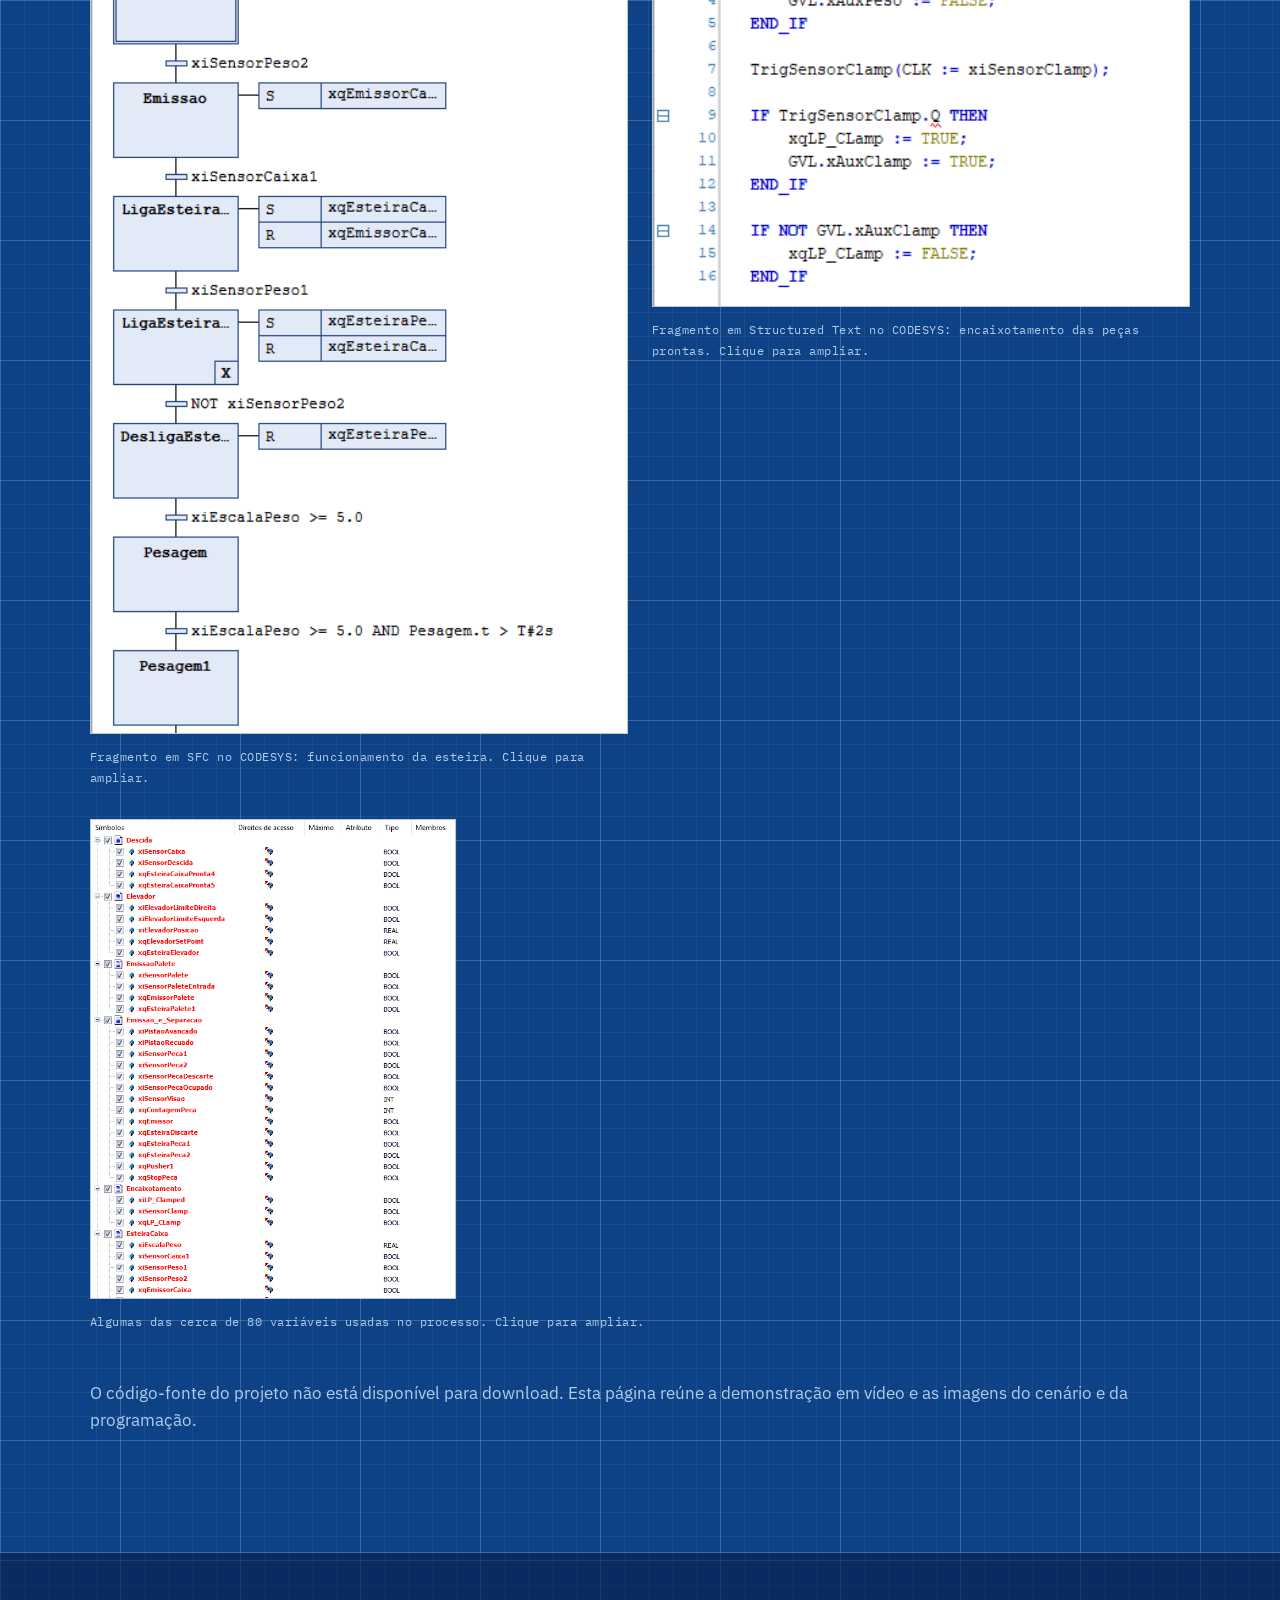
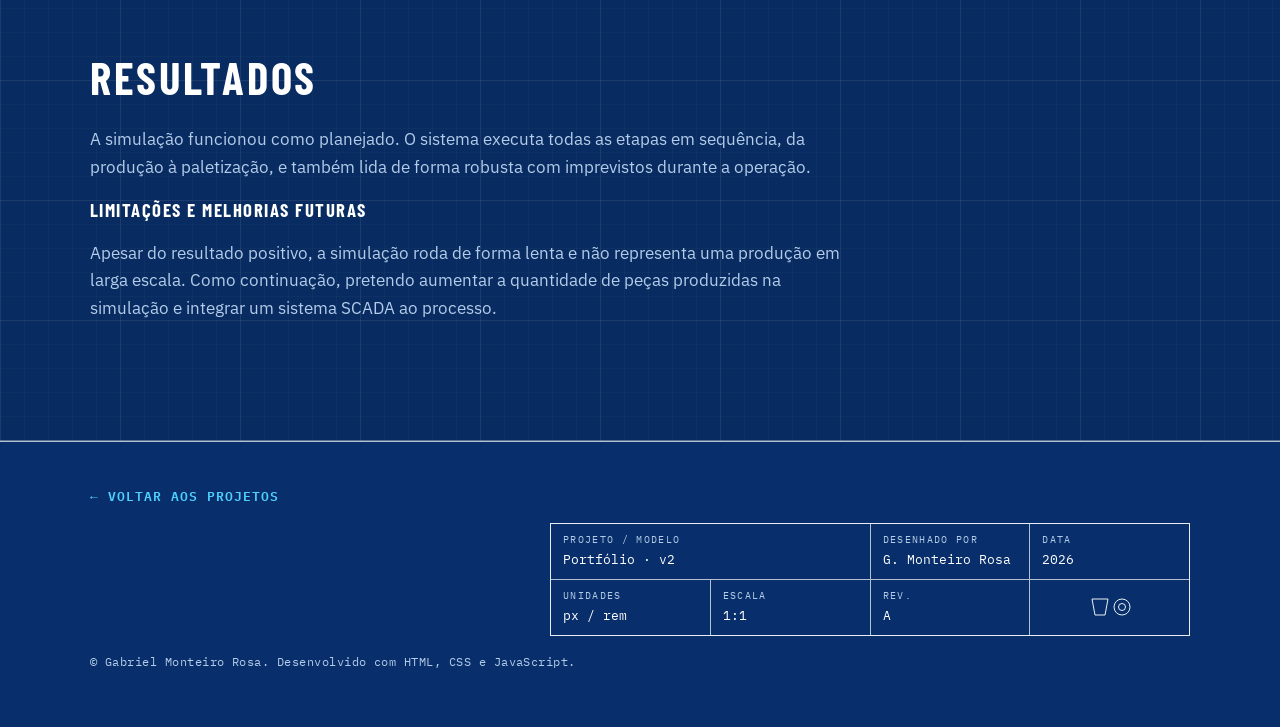
<file: projetos/projeto-1.html>
<!DOCTYPE html>
<html lang="pt-BR">

<head>
    <meta charset="UTF-8">
    <meta name="viewport" content="width=device-width, initial-scale=1.0">

    <meta
        name="description"
        content="Simulação de uma linha de produção totalmente automática no Factory I/O, programada em CODESYS com SFC e Structured Text: separação por cor, usinagem em CNC, encaixotamento, elevador e paletização."
    >

    <title>Simulação de separação, usinagem, transporte e armazenamento de peças | Gabriel Monteiro Rosa</title>

     <!-- Fontes hospedadas localmente (sem Google Fonts) -->
    <link rel="preload" href="../assets/fonts/ibm-plex-sans-latin-400-normal.woff2" as="font" type="font/woff2" crossorigin>
    <link rel="preload" href="../assets/fonts/barlow-condensed-latin-700-normal.woff2" as="font" type="font/woff2" crossorigin>
    <script>document.documentElement.classList.add("js");</script>
    <link rel="stylesheet" href="../fonts.css">
    <link rel="stylesheet" href="../style.css">
    <link rel="stylesheet" href="../cards.css">
    <link rel="icon" type="image/png" href="../assets/favicon.png">

    <link rel="canonical" href="https://monteeiro.github.io/projetos/projeto-1.html">
    <link rel="alternate" hreflang="pt-BR" href="https://monteeiro.github.io/projetos/projeto-1.html">
    <link rel="alternate" hreflang="en" href="https://monteeiro.github.io/en/projects/project-1.html">
    <link rel="alternate" hreflang="x-default" href="https://monteeiro.github.io/projetos/projeto-1.html">

    <meta name="author" content="Gabriel Monteiro Rosa">
    <meta name="robots" content="index, follow, max-image-preview:large">
    <meta name="theme-color" content="#0d4287">

    <meta property="og:type" content="article">
    <meta property="og:site_name" content="Gabriel Monteiro Rosa">
    <meta property="og:title" content="Simulação de separação, usinagem, transporte e armazenamento de peças | Gabriel Monteiro Rosa">
    <meta property="og:description" content="Simulação de uma linha de produção totalmente automática no Factory I/O, programada em CODESYS com SFC e Structured Text: separação por cor, usinagem em CNC, encaixotamento, elevador e paletização.">
    <meta property="og:url" content="https://monteeiro.github.io/projetos/projeto-1.html">
    <meta property="og:image" content="https://monteeiro.github.io/assets/imagens/projeto-1/cenario-factory-completo.webp">
    <meta property="og:image:type" content="image/webp">
    <meta property="og:image:width" content="1919">
    <meta property="og:image:height" content="924">
    <meta property="og:image:alt" content="Visão completa do cenário no Factory I/O, com todos os componentes da linha de produção">
    <meta property="og:locale" content="pt_BR">
    <meta property="og:locale:alternate" content="en_US">

    <meta name="twitter:card" content="summary_large_image">
    <meta name="twitter:title" content="Simulação de separação, usinagem, transporte e armazenamento de peças | Gabriel Monteiro Rosa">
    <meta name="twitter:description" content="Simulação de uma linha de produção totalmente automática no Factory I/O, programada em CODESYS com SFC e Structured Text: separação por cor, usinagem em CNC, encaixotamento, elevador e paletização.">
    <meta name="twitter:image" content="https://monteeiro.github.io/assets/imagens/projeto-1/cenario-factory-completo.webp">
    <meta name="twitter:image:alt" content="Visão completa do cenário no Factory I/O, com todos os componentes da linha de produção">

</head>

<body>

    <a class="skip-link" href="#conteudo">Pular para o conteúdo</a>

    <header class="site-header">
        <div class="container nav-container">

            <a class="logo" href="../index.html">GM<span>.</span></a>

            <nav id="menu-principal" aria-label="Navegação principal">
                <a href="../index.html#sobre">Sobre</a>
                <a href="../index.html#habilidades">Habilidades</a>
                <a href="../index.html#projetos">Projetos</a>
                <a href="../index.html#experiencia">Experiência</a>
                <a href="../index.html#formacao">Formação</a>
                <a href="../index.html#contato">Contato</a>
            </nav>

            <div class="lang-switch" role="group" aria-label="Idioma">
                <a href="projeto-1.html" lang="pt-BR" hreflang="pt-BR"
                aria-current="true" title="Português (Brasil)">
                    <img src="../assets/flags/br.svg" alt="Português (Brasil)" width="28" height="28">
                </a>
                <a href="../en/projects/project-1.html" lang="en" hreflang="en" title="English">
                    <img src="../assets/flags/eng.svg" alt="English" width="28" height="28">
                </a>
            </div>

            <button
                class="menu-toggle"
                type="button"
                aria-expanded="false"
                aria-controls="menu-principal"
                aria-label="Abrir menu"
                data-label-open="Abrir menu"
                data-label-close="Fechar menu"
            >
                <span></span>
                <span></span>
                <span></span>
            </button>

        </div>
    </header>

    <main id="conteudo" tabindex="-1">

        <!-- CABEÇALHO DO PROJETO -->

        <section class="section project-header" id="inicio">
            <svg class="process-art" viewBox="0 0 990 390" aria-hidden="true" focusable="false">
                <defs>
                    <marker id="seta-p" viewBox="0 0 8 6" refX="8" refY="3" markerWidth="8" markerHeight="6" orient="auto-start-reverse">
                        <path d="M0 0 8 3 0 6Z" style="fill:var(--cyan);stroke:none"/>
                    </marker>
                    <pattern id="hachura-p" width="6" height="6" patternUnits="userSpaceOnUse" patternTransform="rotate(45)">
                        <path d="M0 0V6"/>
                    </pattern>
                </defs>

                <!-- Solo, esteira (em dois trechos, com o CNC no meio) e pernas -->
                <rect x="30" y="300" width="930" height="10" fill="url(#hachura-p)"/>
                <rect x="40" y="250" width="315" height="12"/>
                <rect x="475" y="250" width="224" height="12"/>
                <path d="M70 262V300M330 262V300M500 262V300M660 262V300"/>
                <circle cx="46" cy="256" r="5"/><circle cx="693" cy="256" r="5"/>

                <!-- 1 · Produção: funil que solta a peça crua -->
                <g transform="translate(95 0)">
                    <path d="M-40 140H40L16 196H-16Z"/>
                    <rect x="-16" y="196" width="32" height="14"/>
                    <path d="M0 210V226" stroke-dasharray="3 3"/>
                    <rect x="-10" y="230" width="20" height="20"/>
                </g>

                <!-- 2 · Separação: sensor de cor e pistão que retira a peça errada -->
                <g transform="translate(255 0)">
                    <rect x="-56" y="150" width="26" height="20"/>
                    <path d="M-43 170V228" stroke-dasharray="3 3"/>
                    <rect x="-53" y="230" width="20" height="20" fill="url(#hachura-p)"/>
                    <rect x="26" y="118" width="28" height="46"/>
                    <path d="M40 164V206M28 206H52"/>
                    <rect x="30" y="230" width="20" height="20"/>
                    <path class="mov" d="M66 170V216" marker-end="url(#seta-p)"/>
                </g>

                <!-- 3 · Usinagem: gabinete do CNC com ferramenta sobre a peça -->
                <g transform="translate(415 0)">
                    <rect x="-60" y="140" width="120" height="110"/>
                    <rect x="-44" y="156" width="88" height="80"/>
                    <path d="M0 156V190M-6 190H6L0 204Z"/>
                    <rect x="-12" y="218" width="24" height="18" fill="url(#hachura-p)"/>
                    <text class="cnc" x="0" y="247" text-anchor="middle">CNC</text>
                </g>

                <!-- 4 · Encaixotamento: pórtico pick & place e caixa com 5 peças -->
                <g transform="translate(575 0)">
                    <path d="M-62 124V250M62 124V250"/>
                    <rect x="-72" y="110" width="144" height="14"/>
                    <rect x="-14" y="124" width="28" height="16"/>
                    <path d="M0 140V186M-12 186H12M-12 186V200M12 186V200"/>
                    <rect x="-36" y="210" width="72" height="40"/>
                    <rect x="-31" y="236" width="10" height="10" fill="url(#hachura-p)"/>
                    <rect x="-18" y="236" width="10" height="10" fill="url(#hachura-p)"/>
                    <rect x="-5" y="236" width="10" height="10" fill="url(#hachura-p)"/>
                    <rect x="8" y="236" width="10" height="10" fill="url(#hachura-p)"/>
                    <rect x="21" y="236" width="10" height="10" fill="url(#hachura-p)"/>
                    <path class="mov" d="M-50 100H50" marker-start="url(#seta-p)" marker-end="url(#seta-p)"/>
                </g>

                <!-- 5 · Elevador: torre, plataforma e curso de subida -->
                <g transform="translate(735 0)">
                    <path d="M-36 90V300M36 90V300M-44 90H44"/>
                    <path d="M0 90V214" stroke-dasharray="3 3"/>
                    <rect x="-32" y="250" width="64" height="8"/>
                    <rect x="-24" y="214" width="48" height="36"/>
                    <path class="mov" d="M58 130V244" marker-start="url(#seta-p)" marker-end="url(#seta-p)"/>
                    <text class="mov-text" x="66" y="190">Δh</text>
                </g>

                <!-- 6 · Paletização: braço com a caixa e pilha sobre o palete -->
                <g transform="translate(895 0)">
                    <rect x="-62" y="288" width="124" height="8"/>
                    <rect x="-62" y="296" width="14" height="4"/><rect x="-7" y="296" width="14" height="4"/><rect x="48" y="296" width="14" height="4"/>
                    <rect x="-58" y="248" width="54" height="40"/><rect x="4" y="248" width="54" height="40"/>
                    <rect x="-58" y="208" width="54" height="40"/><rect x="4" y="208" width="54" height="40"/>
                    <rect x="-58" y="168" width="54" height="40"/>
                    <rect x="4" y="168" width="54" height="40" stroke-dasharray="4 3"/>
                    <path d="M86 92V300M98 92V300"/>
                    <rect x="0" y="80" width="100" height="12"/>
                    <path d="M10 92V108M52 92V108"/>
                    <rect x="0" y="108" width="62" height="8"/>
                    <rect x="4" y="116" width="54" height="40"/>
                    <path class="mov" d="M72 120V196" marker-end="url(#seta-p)"/>
                </g>

                <!-- Sentido do fluxo: cadeia de cotas no topo -->
                <g class="dim">
                    <path d="M95 44V56M255 44V56M415 44V56M575 44V56M735 44V56M895 44V56"/>
                    <path d="M95 50H255M255 50H415M415 50H575M575 50H735M735 50H895" marker-end="url(#seta-p)"/>
                    <text class="pt" x="95" y="34">FLUXO DO PROCESSO</text>
                    <text class="en" x="95" y="34">PROCESS FLOW</text>

                    <!-- balões numerados -->
                    <path d="M95 310V324M255 310V324M415 310V324M575 310V324M735 310V324M895 310V324"/>
                    <circle cx="95" cy="336" r="12"/><circle cx="255" cy="336" r="12"/><circle cx="415" cy="336" r="12"/>
                    <circle cx="575" cy="336" r="12"/><circle cx="735" cy="336" r="12"/><circle cx="895" cy="336" r="12"/>
                    <text class="num" x="95" y="340" text-anchor="middle">1</text>
                    <text class="num" x="255" y="340" text-anchor="middle">2</text>
                    <text class="num" x="415" y="340" text-anchor="middle">3</text>
                    <text class="num" x="575" y="340" text-anchor="middle">4</text>
                    <text class="num" x="735" y="340" text-anchor="middle">5</text>
                    <text class="num" x="895" y="340" text-anchor="middle">6</text>
                </g>

                <!-- Nomes das estações (PT / EN) -->
                <g class="names" text-anchor="middle">
                    <text class="pt" x="95" y="372">PRODUÇÃO</text><text class="en" x="95" y="372">PRODUCTION</text>
                    <text class="pt" x="255" y="372">SEPARAÇÃO</text><text class="en" x="255" y="372">SORTING</text>
                    <text class="pt" x="415" y="372">USINAGEM</text><text class="en" x="415" y="372">MACHINING</text>
                    <text class="pt" x="575" y="372">ENCAIXOTAMENTO</text><text class="en" x="575" y="372">BOXING</text>
                    <text class="pt" x="735" y="372">ELEVADOR</text><text class="en" x="735" y="372">LIFT</text>
                    <text class="pt" x="895" y="372">PALETIZAÇÃO</text><text class="en" x="895" y="372">PALLETIZING</text>
                </g>
            </svg>

            <div class="container">

                <a class="text-link back-link" href="../index.html#projetos">
                    ← Voltar aos projetos
                </a>

                <p class="eyebrow">
                    AUTOMAÇÃO INDUSTRIAL
                </p>

                <h1>
                    Simulação de separação, usinagem, transporte e armazenamento de peças
                </h1>

                <p class="hero-text">
                    Linha de produção simulada no Factory I/O e controlada por um
                    CLP programado no CODESYS. O sistema produz peças, separa a cor
                    desejada, usina, encaixota, eleva e paletiza, tudo de forma
                    totalmente automática. Projeto desenvolvido em dupla com
                    Henrique Xavier Vincentini.
                </p>

                <div class="tag-list">
                    <span>CODESYS</span>
                    <span>Structured Text</span>
                    <span>SFC</span>
                    <span>Factory I/O</span>
                </div>

            </div>

        </section>

        <!-- VISÃO GERAL -->

        <section class="section section-alt" id="visao-geral">

            <div class="container narrow-container">

                <h2>Visão geral</h2>

                <p class="section-text">
                    O sistema produz peças cruas de diferentes cores e separa as da
                    cor desejada. Essas peças seguem para um CNC e depois para um
                    pick &amp; place suspenso, que encaixota cinco peças por vez.
                    As caixas são levadas por um elevador e, em seguida, paletizadas.
                </p>

                <p class="section-text">
                    Todo o processo é automático e dispensa o operador. A única
                    intervenção prevista é a troca da cor das peças a serem produzidas.
                </p>

                <p class="section-text">
                    O cenário reúne os seguintes equipamentos:
                </p>

                <ul class="entry-list section-text">
                    <li>Pistões e posicionadores;</li>
                    <li>Esteiras;</li>
                    <li>CNC com braço robótico;</li>
                    <li>Braço pick &amp; place suspenso;</li>
                    <li>Elevador industrial;</li>
                    <li>Paletizadora.</li>
                </ul>

            </div>

        </section>

        <!-- OBJETIVOS E METODOLOGIA -->

        <section class="section" id="metodologia">

            <div class="container narrow-container">

                <h2>Objetivos e metodologia</h2>

                <p class="section-text">
                    O objetivo foi simular, de forma completamente automática,
                    as operações de um ambiente industrial real, integrando
                    diferentes máquinas em uma única sequência coordenada.
                </p>

                <h3>Como foi desenvolvido</h3>

                <p class="section-text">
                    O trabalho foi feito em dupla, seguindo estas etapas:
                </p>

                <ol class="entry-list section-text">
                    <li>Levantamento da ideia e definição do processo;</li>
                    <li>Montagem do cenário no Factory I/O;</li>
                    <li>Definição de todas as entradas e saídas necessárias;</li>
                    <li>Esboço de diagramas de funcionamento (máquinas de estados);</li>
                    <li>Programação em SFC com blocos de Structured Text, em CODESYS;</li>
                    <li>Integração de todas as partes em um programa principal;</li>
                    <li>Testes do processo completo e correção das falhas encontradas.</li>
                </ol>

                <p class="section-text">
                    Ao todo, o processo trabalha com cerca de 80 variáveis no
                    Factory I/O, entre sensores, atuadores e variáveis auxiliares,
                    dos tipos booleano, inteiro e ponto flutuante.
                </p>

            </div>

        </section>

        <!-- VÍDEO -->

        <section class="section section-alt" id="video">

            <div class="container">

                <h2>Demonstração em vídeo</h2>

                <div class="video-container">

                    <iframe
                        src="https://www.youtube-nocookie.com/embed/8Hmgu5GwiT8"
                        title="Demonstração da simulação de separação, usinagem, transporte e armazenamento de peças"
                        loading="lazy"
                        referrerpolicy="strict-origin-when-cross-origin"
                        allow="accelerometer; autoplay; clipboard-write; encrypted-media; gyroscope; picture-in-picture; web-share"
                        allowfullscreen
                    ></iframe>

                </div>

                <p class="section-text">
                    Demonstração do sistema em funcionamento no Factory I/O, com as
                    etapas do processo executadas de forma sequencial e automática,
                    da produção das peças à paletização.
                </p>

            </div>

        </section>

        <!-- IMAGENS -->

        <section class="section" id="cenario">

            <div class="container">

                <h2>Cenário e programação</h2>

                <figure class="project-media">

                    <a
                        href="../assets/imagens/projeto-1/cenario-factory-completo.webp"
                        target="_blank"
                        rel="noopener noreferrer"
                    >
                        <img
                            src="../assets/imagens/projeto-1/cenario-factory-completo.webp"
                            alt="Visão completa do cenário no Factory I/O, com todos os componentes da linha de produção"
                            width="1919"
                            height="924"
                            loading="lazy"
                            decoding="async"
                        >
                    </a>

                    <figcaption>
                        Visão completa do cenário no Factory I/O, com todos os componentes do processo.
                        Clique para ampliar.
                    </figcaption>

                </figure>

                <figure class="project-media">

                    <a
                        href="../assets/imagens/projeto-1/cenario-factory-robos.webp"
                        target="_blank"
                        rel="noopener noreferrer"
                    >
                        <img
                            src="../assets/imagens/projeto-1/cenario-factory-robos.webp"
                            alt="Close do CNC com braço robótico e do braço pick and place no Factory I/O"
                            width="1919"
                            height="924"
                            loading="lazy"
                            decoding="async"
                        >
                    </a>

                    <figcaption>
                        Foco no CNC com braço robótico e no pick &amp; place suspenso.
                        Clique para ampliar.
                    </figcaption>

                </figure>

                <!-- Código lado a lado -->
                <div class="media-grid">

                    <figure class="project-media">

                        <a
                            href="../assets/imagens/projeto-1/codesys-sfc.png"
                            target="_blank"
                            rel="noopener noreferrer"
                        >
                            <img
                                src="../assets/imagens/projeto-1/codesys-sfc.png"
                                alt="Fragmento do código em SFC no CODESYS referente ao funcionamento da esteira"
                                width="439"
                                height="833"
                                loading="lazy"
                                decoding="async"
                            >
                        </a>

                        <figcaption>
                            Fragmento em SFC no CODESYS: funcionamento da esteira.
                            Clique para ampliar.
                        </figcaption>

                    </figure>

                    <figure class="project-media">

                        <a
                            href="../assets/imagens/projeto-1/codesys-st.png"
                            target="_blank"
                            rel="noopener noreferrer"
                        >
                            <img
                                src="../assets/imagens/projeto-1/codesys-st.png"
                                alt="Fragmento do código em Structured Text no CODESYS referente ao encaixotamento das peças prontas"
                                width="396"
                                height="436"
                                loading="lazy"
                                decoding="async"
                            >
                        </a>

                        <figcaption>
                            Fragmento em Structured Text no CODESYS: encaixotamento
                            das peças prontas. Clique para ampliar.
                        </figcaption>

                    </figure>

                </div>

                <!-- Variáveis (menor) -->
                <figure class="project-media project-media-compact">

                    <a
                        href="../assets/imagens/projeto-1/codesys-variaveis.png"
                        target="_blank"
                        rel="noopener noreferrer"
                    >
                        <img
                            src="../assets/imagens/projeto-1/codesys-variaveis.png"
                            alt="Lista com algumas das variáveis utilizadas no processo, no CODESYS"
                            width="616"
                            height="808"
                            loading="lazy"
                            decoding="async"
                        >
                    </a>

                    <figcaption>
                        Algumas das cerca de 80 variáveis usadas no processo.
                        Clique para ampliar.
                    </figcaption>

                </figure>

                <p class="section-text media-note">
                    O código-fonte do projeto não está disponível para download.
                    Esta página reúne a demonstração em vídeo e as imagens do cenário
                    e da programação.
                </p>

            </div>

        </section>

        <!-- RESULTADOS -->

        <section class="section section-alt" id="resultados">

            <div class="container narrow-container">

                <h2>Resultados</h2>

                <p class="section-text">
                    A simulação funcionou como planejado. O sistema executa todas as
                    etapas em sequência, da produção à paletização, e também lida
                    de forma robusta com imprevistos durante a operação.
                </p>

                <h3>Limitações e melhorias futuras</h3>

                <p class="section-text">
                    Apesar do resultado positivo, a simulação roda de forma lenta
                    e não representa uma produção em larga escala. Como continuação,
                    pretendo aumentar a quantidade de peças produzidas na simulação
                    e integrar um sistema SCADA ao processo.
                </p>

            </div>

        </section>

    </main>

    <footer class="site-footer">

        <div class="container">

            <a class="text-link back-link" href="../index.html#projetos">
                ← Voltar aos projetos
            </a>

            <div class="title-block">
                <dl>
                    <div class="wide"><dt>Projeto / Modelo</dt><dd>Portfólio · v2</dd></div>
                    <div><dt>Desenhado por</dt><dd>G. Monteiro Rosa</dd></div>
                    <div><dt>Data</dt><dd><span id="ano">2026</span></dd></div>
                    <div><dt>Unidades</dt><dd>px / rem</dd></div>
                    <div><dt>Escala</dt><dd>1:1</dd></div>
                    <div><dt>Rev.</dt><dd>A</dd></div>
                </dl>
                <div class="symbol" aria-hidden="true">
                    <svg viewBox="0 0 44 26" fill="none" stroke="currentColor" stroke-width="1">
                        <path d="M4 5h16l-3 16H7z"/><circle cx="34" cy="13" r="8"/><circle cx="34" cy="13" r="3.5"/>
                    </svg>
                </div>
            </div>
            <p>© Gabriel Monteiro Rosa. Desenvolvido com HTML, CSS e JavaScript.</p>

        </div>

    </footer>

    <a class="back-to-top" href="#inicio" aria-label="Voltar ao topo">
        <svg viewBox="0 0 24 24" width="22" height="22" fill="none" stroke="currentColor"
            stroke-width="2" stroke-linecap="round" stroke-linejoin="round" aria-hidden="true">
            <path d="M12 19V5"></path>
            <path d="m5 12 7-7 7 7"></path>
        </svg>
    </a>

    <script src="../site.js" defer></script>
    <script src="../menu.js" defer></script>

</body>

</html>
</file>
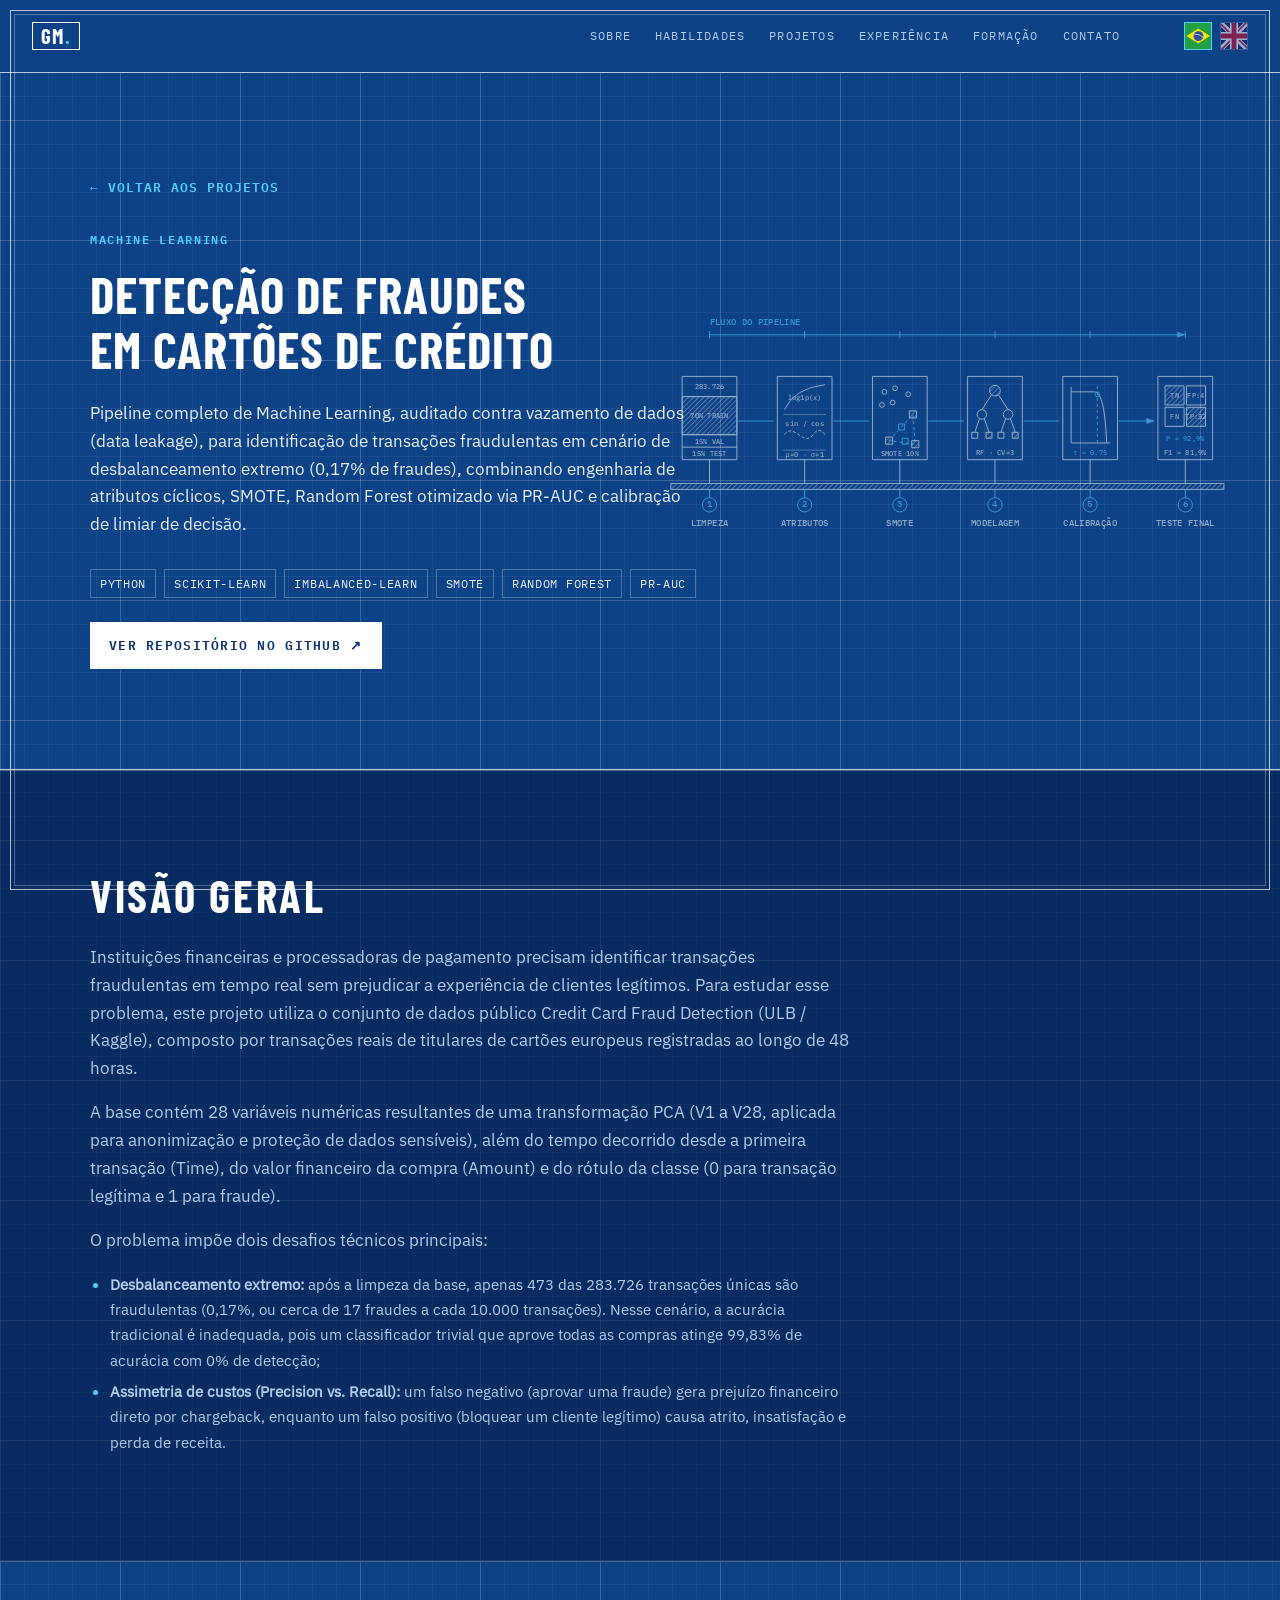
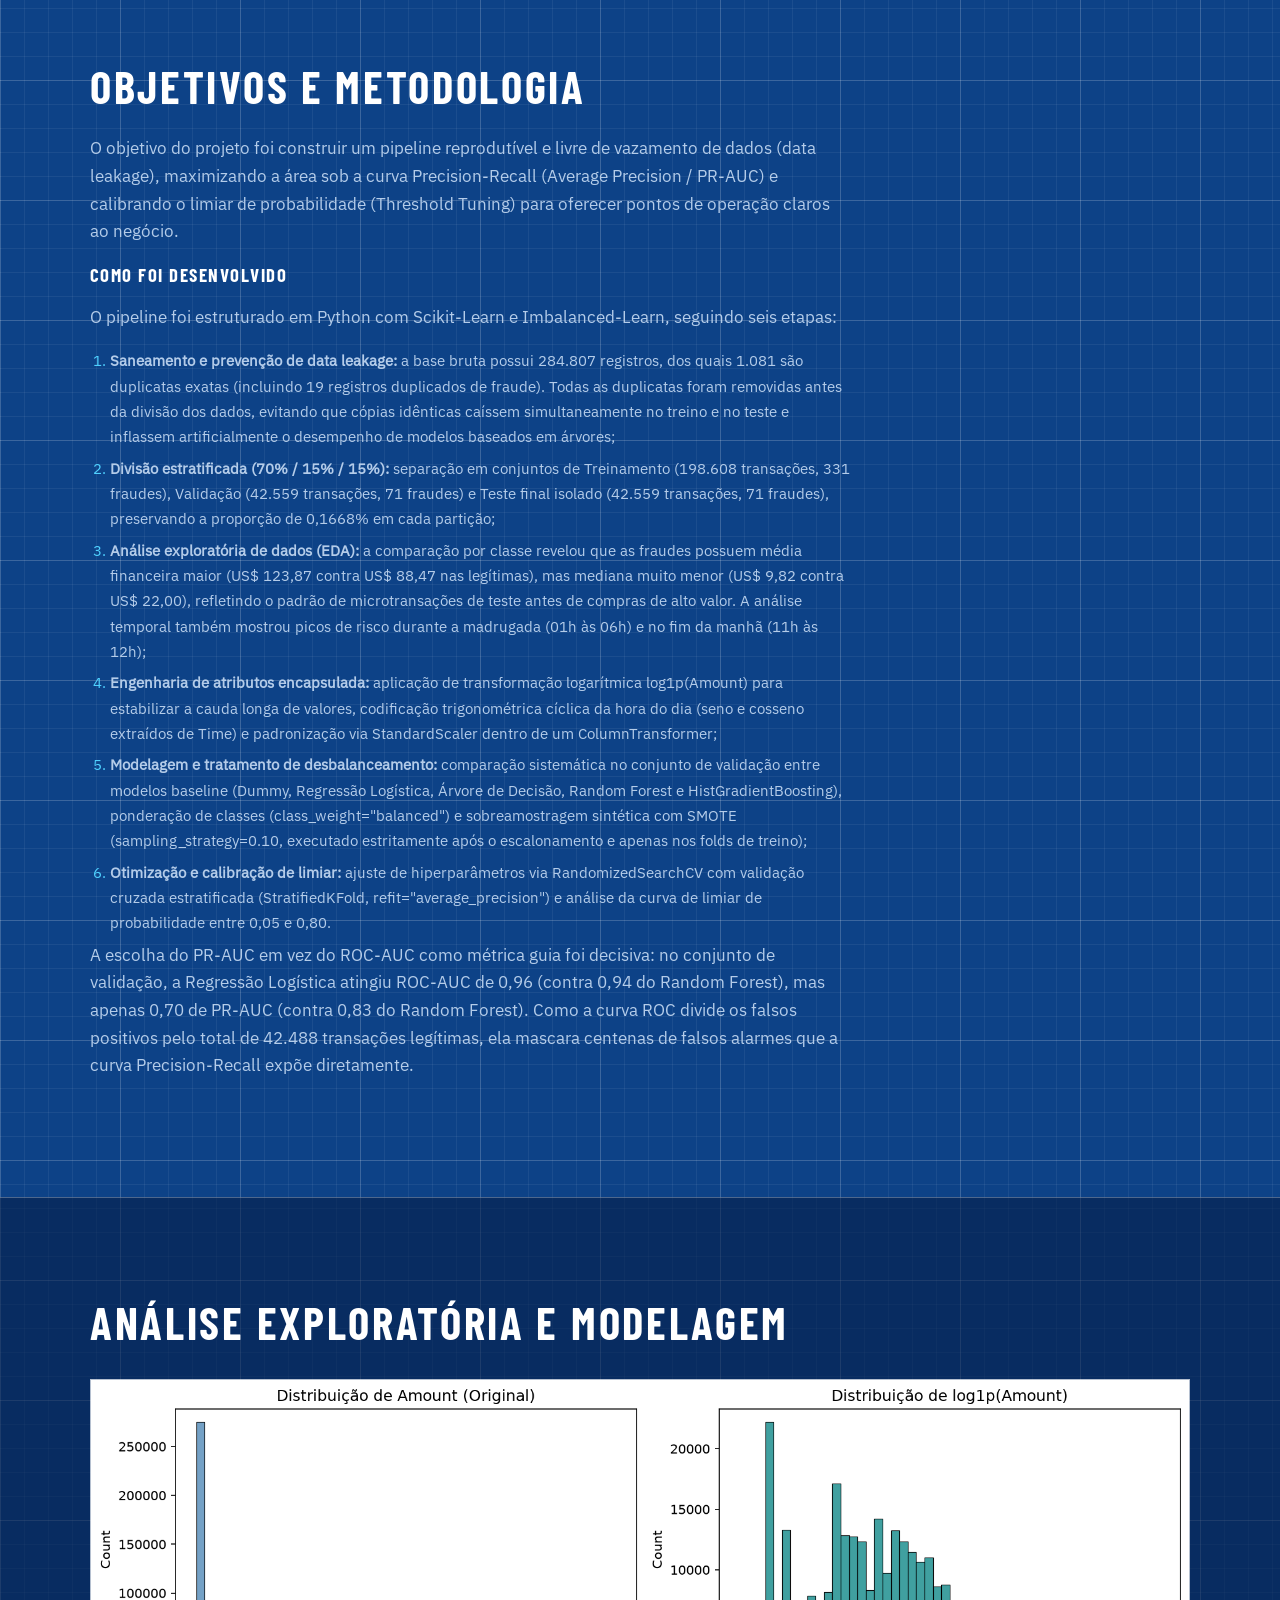
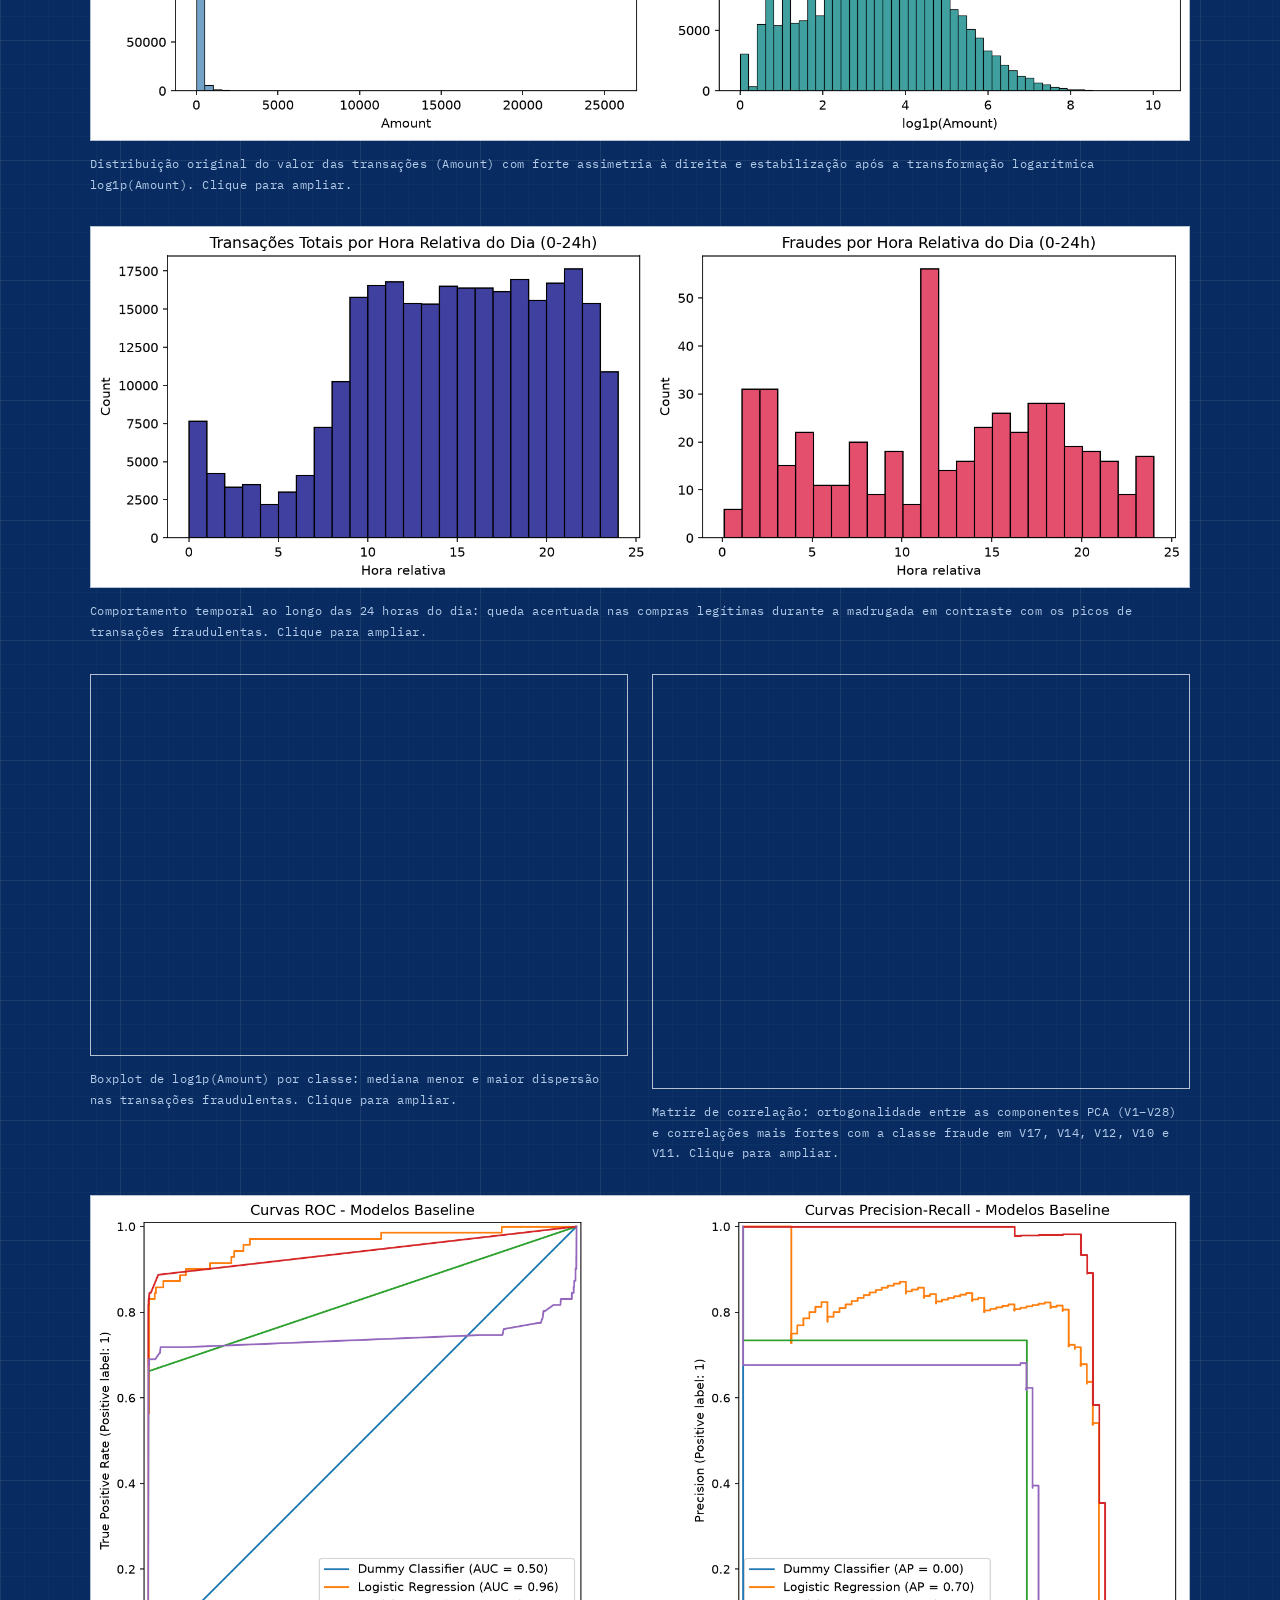
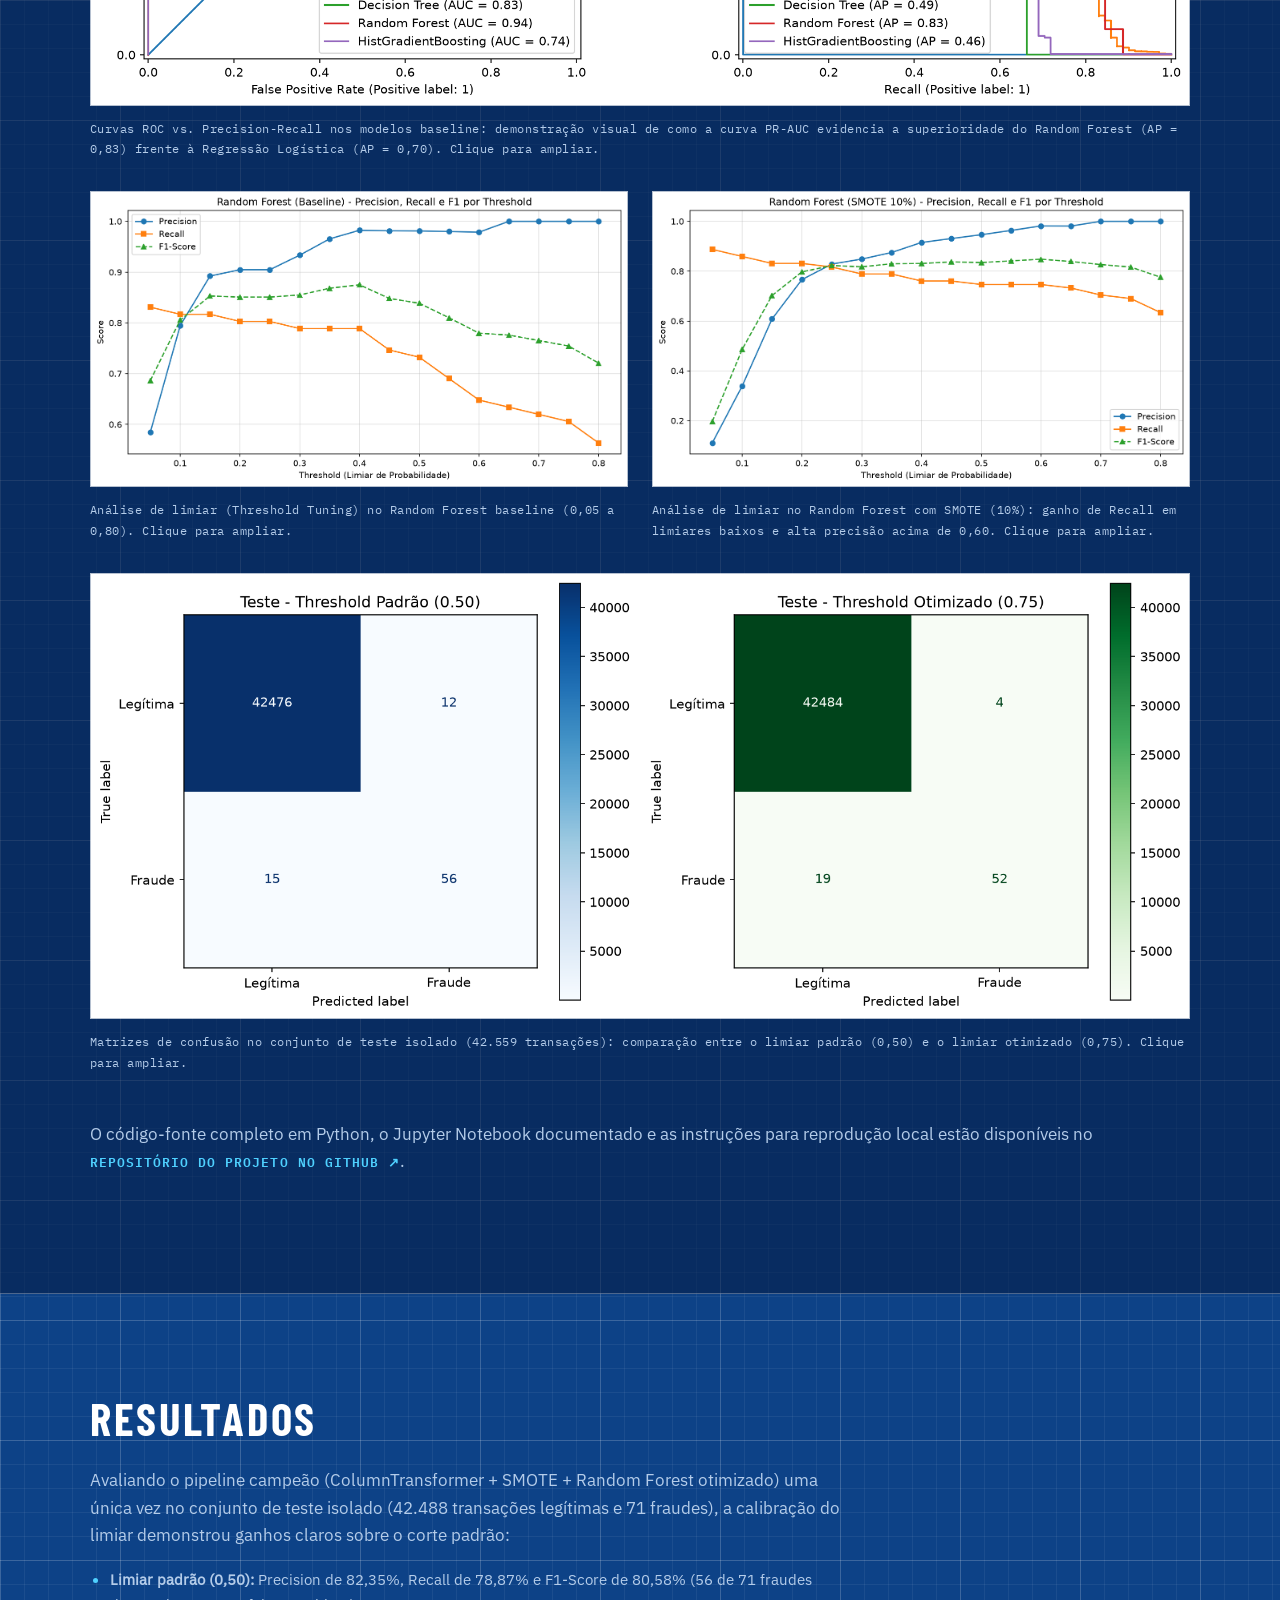
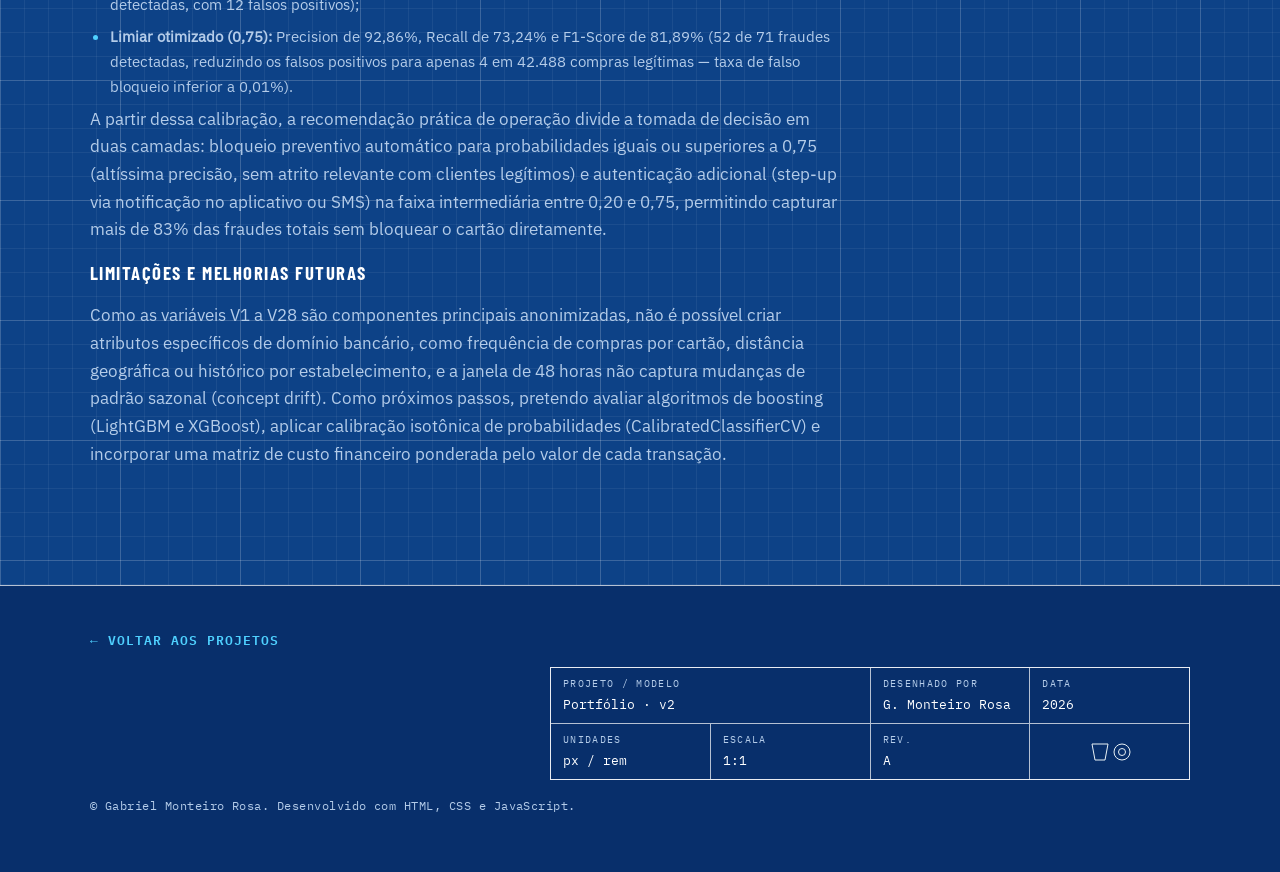
<file: projetos/projeto-2.html>
<!DOCTYPE html>
<html lang="pt-BR">

<head>
    <meta charset="UTF-8">
    <meta name="viewport" content="width=device-width, initial-scale=1.0">

    <meta
        name="description"
        content="Pipeline de Machine Learning auditado contra data leakage para detecção de fraudes em cartões de crédito sob desbalanceamento extremo (0,17% de fraudes), com SMOTE, Random Forest, PR-AUC e calibração de limiar."
    >

    <title>Detecção de fraudes em cartões de crédito com Machine Learning | Gabriel Monteiro Rosa</title>

    <!-- Fontes hospedadas localmente (sem Google Fonts) -->
    <link rel="preload" href="../assets/fonts/ibm-plex-sans-latin-400-normal.woff2" as="font" type="font/woff2" crossorigin>
    <link rel="preload" href="../assets/fonts/barlow-condensed-latin-700-normal.woff2" as="font" type="font/woff2" crossorigin>
    <script>document.documentElement.classList.add("js");</script>
    <link rel="stylesheet" href="../fonts.css">
    <link rel="stylesheet" href="../style.css">
    <link rel="stylesheet" href="../cards.css">
    <link rel="icon" type="image/png" href="../assets/favicon.png">

    <link rel="canonical" href="https://monteeiro.github.io/projetos/projeto-2.html">
    <link rel="alternate" hreflang="pt-BR" href="https://monteeiro.github.io/projetos/projeto-2.html">
    <link rel="alternate" hreflang="en" href="https://monteeiro.github.io/en/projects/project-2.html">
    <link rel="alternate" hreflang="x-default" href="https://monteeiro.github.io/projetos/projeto-2.html">

    <meta name="author" content="Gabriel Monteiro Rosa">
    <meta name="robots" content="index, follow, max-image-preview:large">
    <meta name="theme-color" content="#0d4287">

    <meta property="og:type" content="article">
    <meta property="og:site_name" content="Gabriel Monteiro Rosa">
    <meta property="og:title" content="Detecção de fraudes em cartões de crédito com Machine Learning | Gabriel Monteiro Rosa">
    <meta property="og:description" content="Pipeline de Machine Learning auditado contra data leakage para detecção de fraudes em cartões de crédito sob desbalanceamento extremo (0,17% de fraudes), com SMOTE, Random Forest, PR-AUC e calibração de limiar.">
    <meta property="og:url" content="https://monteeiro.github.io/projetos/projeto-2.html">
    <meta property="og:image" content="https://monteeiro.github.io/assets/imagens/projeto-2/06_curvas_roc_pr_baseline.png">
    <meta property="og:image:type" content="image/png">
    <meta property="og:image:width" content="1905">
    <meta property="og:image:height" content="883">
    <meta property="og:image:alt" content="Comparação entre curvas ROC e Precision-Recall para modelos baseline na detecção de fraudes">
    <meta property="og:locale" content="pt_BR">
    <meta property="og:locale:alternate" content="en_US">

    <meta name="twitter:card" content="summary_large_image">
    <meta name="twitter:title" content="Detecção de fraudes em cartões de crédito com Machine Learning | Gabriel Monteiro Rosa">
    <meta name="twitter:description" content="Pipeline de Machine Learning auditado contra data leakage para detecção de fraudes em cartões de crédito sob desbalanceamento extremo (0,17% de fraudes), com SMOTE, Random Forest, PR-AUC e calibração de limiar.">
    <meta name="twitter:image" content="https://monteeiro.github.io/assets/imagens/projeto-2/06_curvas_roc_pr_baseline.png">
    <meta name="twitter:image:alt" content="Comparação entre curvas ROC e Precision-Recall para modelos baseline na detecção de fraudes">

</head>

<body>

    <a class="skip-link" href="#conteudo">Pular para o conteúdo</a>

    <header class="site-header">
        <div class="container nav-container">

            <a class="logo" href="../index.html">GM<span>.</span></a>

            <nav id="menu-principal" aria-label="Navegação principal">
                <a href="../index.html#sobre">Sobre</a>
                <a href="../index.html#habilidades">Habilidades</a>
                <a href="../index.html#projetos">Projetos</a>
                <a href="../index.html#experiencia">Experiência</a>
                <a href="../index.html#formacao">Formação</a>
                <a href="../index.html#contato">Contato</a>
            </nav>

            <div class="lang-switch" role="group" aria-label="Idioma">
                <a href="projeto-2.html" lang="pt-BR" hreflang="pt-BR"
                aria-current="true" title="Português (Brasil)">
                    <img src="../assets/flags/br.svg" alt="Português (Brasil)" width="28" height="28">
                </a>
                <a href="../en/projects/project-2.html" lang="en" hreflang="en" title="English">
                    <img src="../assets/flags/eng.svg" alt="English" width="28" height="28">
                </a>
            </div>

            <button
                class="menu-toggle"
                type="button"
                aria-expanded="false"
                aria-controls="menu-principal"
                aria-label="Abrir menu"
                data-label-open="Abrir menu"
                data-label-close="Fechar menu"
            >
                <span></span>
                <span></span>
                <span></span>
            </button>

        </div>
    </header>

    <main id="conteudo" tabindex="-1">

        <!-- CABEÇALHO DO PROJETO -->

        <section class="section project-header" id="inicio">
            <svg class="process-art" viewBox="0 0 990 390" aria-hidden="true" focusable="false">
                <defs>
                    <marker id="seta-p" viewBox="0 0 8 6" refX="8" refY="3" markerWidth="8" markerHeight="6" orient="auto-start-reverse">
                        <path d="M0 0 8 3 0 6Z" style="fill:var(--cyan);stroke:none"/>
                    </marker>
                    <pattern id="hachura-p" width="6" height="6" patternUnits="userSpaceOnUse" patternTransform="rotate(45)">
                        <path d="M0 0V6"/>
                    </pattern>
                </defs>

                <!-- Base e barramento do pipeline -->
                <rect x="30" y="300" width="930" height="10" fill="url(#hachura-p)"/>
                <path d="M143 195H203M303 195H363M463 195H523M623 195H683M783 195H843" class="mov" marker-end="url(#seta-p)"/>

                <!-- 1 · Limpeza e Split (70/15/15 sem duplicatas) -->
                <g transform="translate(95 0)">
                    <rect x="-46" y="120" width="92" height="140"/>
                    <path d="M-46 154H46M-46 218H46M-46 239H46"/>
                    <rect x="-46" y="154" width="92" height="64" fill="url(#hachura-p)"/>
                    <text class="cnc" x="0" y="141" text-anchor="middle">283.726</text>
                    <text class="cnc" x="0" y="190" text-anchor="middle">70% TRAIN</text>
                    <text class="cnc" x="0" y="233" text-anchor="middle">15% VAL</text>
                    <text class="cnc" x="0" y="254" text-anchor="middle">15% TEST</text>
                    <path d="M0 260V300"/>
                </g>

                <!-- 2 · Engenharia de Atributos (ColumnTransformer: log1p, sin/cos, z-score) -->
                <g transform="translate(255 0)">
                    <rect x="-46" y="120" width="92" height="140"/>
                    <path d="M-34 176Q-18 140 34 134"/>
                    <path d="M-34 218C-18 196 -2 240 14 218C22 207 28 210 34 218" stroke-dasharray="3 2"/>
                    <path d="M-36 184H36M-36 244H36" opacity="0.5"/>
                    <text class="cnc" x="0" y="160" text-anchor="middle">log1p(x)</text>
                    <text class="cnc" x="0" y="204" text-anchor="middle">sin / cos</text>
                    <text class="cnc" x="0" y="255" text-anchor="middle">μ=0 · σ=1</text>
                    <path d="M0 260V300"/>
                </g>

                <!-- 3 · Balanceamento (SMOTE 10% no treino) -->
                <g transform="translate(415 0)">
                    <rect x="-46" y="120" width="92" height="140"/>
                    <!-- classe majoritária -->
                    <circle cx="-26" cy="146" r="4"/><circle cx="-8" cy="140" r="4"/><circle cx="14" cy="150" r="4"/>
                    <circle cx="-30" cy="168" r="4"/><circle cx="-12" cy="164" r="4"/>
                    <!-- classe minoritária + interpolação sintética KNN -->
                    <path d="M-18 228L22 184L26 234Z" stroke-dasharray="3 3" class="mov"/>
                    <rect x="-24" y="222" width="12" height="12" fill="url(#hachura-p)"/>
                    <rect x="16" y="178" width="12" height="12" fill="url(#hachura-p)"/>
                    <rect x="20" y="228" width="12" height="12" fill="url(#hachura-p)"/>
                    <rect x="-2" y="200" width="10" height="10" class="mov"/>
                    <rect x="4" y="224" width="10" height="10" class="mov"/>
                    <text class="cnc" x="0" y="254" text-anchor="middle">SMOTE 10%</text>
                    <path d="M0 260V300"/>
                </g>

                <!-- 4 · Modelagem (Random Forest + RandomizedSearchCV) -->
                <g transform="translate(575 0)">
                    <rect x="-46" y="120" width="92" height="140"/>
                    <circle cx="0" cy="144" r="9" fill="url(#hachura-p)"/>
                    <path d="M-6 151L-22 176M6 151L22 176"/>
                    <circle cx="-22" cy="184" r="8"/><circle cx="22" cy="184" r="8"/>
                    <path d="M-26 191L-34 214M-18 191L-10 214M18 191L10 214M26 191L34 214"/>
                    <rect x="-39" y="214" width="10" height="10"/>
                    <rect x="-15" y="214" width="10" height="10" fill="url(#hachura-p)"/>
                    <rect x="5" y="214" width="10" height="10"/>
                    <rect x="29" y="214" width="10" height="10" fill="url(#hachura-p)"/>
                    <text class="cnc" x="0" y="252" text-anchor="middle">RF · CV=3</text>
                    <path d="M0 260V300"/>
                </g>

                <!-- 5 · Calibração de Limiar (Curva PR-AUC e Threshold 0.75) -->
                <g transform="translate(735 0)">
                    <rect x="-46" y="120" width="92" height="140"/>
                    <path d="M-32 138V232H34"/>
                    <path d="M-32 146H8Q24 146 28 232"/>
                    <path d="M12 136V232" stroke-dasharray="3 3" class="mov"/>
                    <circle cx="12" cy="150" r="4" class="mov"/>
                    <text class="mov-text cnc" x="0" y="252" text-anchor="middle">τ = 0.75</text>
                    <path d="M0 260V300"/>
                </g>

                <!-- 6 · Avaliação Final no Teste (Matriz de Confusão) -->
                <g transform="translate(895 0)">
                    <rect x="-46" y="120" width="92" height="140"/>
                    <rect x="-34" y="136" width="32" height="32" fill="url(#hachura-p)"/>
                    <rect x="2" y="136" width="32" height="32"/>
                    <rect x="-34" y="172" width="32" height="32"/>
                    <rect x="2" y="172" width="32" height="32" fill="url(#hachura-p)"/>
                    <text class="cnc" x="-18" y="156" text-anchor="middle">TN</text>
                    <text class="cnc" x="18" y="156" text-anchor="middle">FP:4</text>
                    <text class="cnc" x="-18" y="192" text-anchor="middle">FN</text>
                    <text class="cnc" x="18" y="192" text-anchor="middle">TP:52</text>
                    <text class="mov-text cnc" x="0" y="228" text-anchor="middle">P = 92,9%</text>
                    <text class="cnc" x="0" y="252" text-anchor="middle">F1 = 81,9%</text>
                    <path d="M0 260V300"/>
                </g>

                <!-- Sentido do fluxo: cadeia de cotas no topo -->
                <g class="dim">
                    <path d="M95 44V56M255 44V56M415 44V56M575 44V56M735 44V56M895 44V56"/>
                    <path d="M95 50H255M255 50H415M415 50H575M575 50H735M735 50H895" marker-end="url(#seta-p)"/>
                    <text class="pt" x="95" y="34">FLUXO DO PIPELINE</text>
                    <text class="en" x="95" y="34">PIPELINE FLOW</text>

                    <!-- balões numerados -->
                    <path d="M95 310V324M255 310V324M415 310V324M575 310V324M735 310V324M895 310V324"/>
                    <circle cx="95" cy="336" r="12"/><circle cx="255" cy="336" r="12"/><circle cx="415" cy="336" r="12"/>
                    <circle cx="575" cy="336" r="12"/><circle cx="735" cy="336" r="12"/><circle cx="895" cy="336" r="12"/>
                    <text class="num" x="95" y="340" text-anchor="middle">1</text>
                    <text class="num" x="255" y="340" text-anchor="middle">2</text>
                    <text class="num" x="415" y="340" text-anchor="middle">3</text>
                    <text class="num" x="575" y="340" text-anchor="middle">4</text>
                    <text class="num" x="735" y="340" text-anchor="middle">5</text>
                    <text class="num" x="895" y="340" text-anchor="middle">6</text>
                </g>

                <!-- Nomes das etapas (PT / EN) -->
                <g class="names" text-anchor="middle">
                    <text class="pt" x="95" y="372">LIMPEZA</text><text class="en" x="95" y="372">CLEANING</text>
                    <text class="pt" x="255" y="372">ATRIBUTOS</text><text class="en" x="255" y="372">FEATURES</text>
                    <text class="pt" x="415" y="372">SMOTE</text><text class="en" x="415" y="372">SMOTE</text>
                    <text class="pt" x="575" y="372">MODELAGEM</text><text class="en" x="575" y="372">MODELING</text>
                    <text class="pt" x="735" y="372">CALIBRAÇÃO</text><text class="en" x="735" y="372">THRESHOLD</text>
                    <text class="pt" x="895" y="372">TESTE FINAL</text><text class="en" x="895" y="372">EVALUATION</text>
                </g>
            </svg>

            <div class="container">

                <a class="text-link back-link" href="../index.html#projetos">
                    ← Voltar aos projetos
                </a>

                <p class="eyebrow">
                    MACHINE LEARNING
                </p>

                <h1>
                    Detecção de fraudes em cartões de crédito
                </h1>

                <p class="hero-text">
                    Pipeline completo de Machine Learning, auditado contra vazamento
                    de dados (data leakage), para identificação de transações
                    fraudulentas em cenário de desbalanceamento extremo (0,17% de
                    fraudes), combinando engenharia de atributos cíclicos, SMOTE,
                    Random Forest otimizado via PR-AUC e calibração de limiar de
                    decisão.
                </p>

                <div class="tag-list">
                    <span>Python</span>
                    <span>Scikit-Learn</span>
                    <span>Imbalanced-Learn</span>
                    <span>SMOTE</span>
                    <span>Random Forest</span>
                    <span>PR-AUC</span>
                </div>

                <a
                    class="button"
                    href="https://github.com/Monteeiro/machine-learning/tree/main/projetos/credit-card-fraud-detection"
                    target="_blank"
                    rel="noopener noreferrer"
                >
                    Ver repositório no GitHub ↗
                </a>

            </div>

        </section>

        <!-- VISÃO GERAL -->

        <section class="section section-alt" id="visao-geral">

            <div class="container narrow-container">

                <h2>Visão geral</h2>

                <p class="section-text">
                    Instituições financeiras e processadoras de pagamento precisam
                    identificar transações fraudulentas em tempo real sem prejudicar
                    a experiência de clientes legítimos. Para estudar esse problema,
                    este projeto utiliza o conjunto de dados público Credit Card Fraud
                    Detection (ULB / Kaggle), composto por transações reais de titulares
                    de cartões europeus registradas ao longo de 48 horas.
                </p>

                <p class="section-text">
                    A base contém 28 variáveis numéricas resultantes de uma transformação
                    PCA (V1 a V28, aplicada para anonimização e proteção de dados
                    sensíveis), além do tempo decorrido desde a primeira transação
                    (Time), do valor financeiro da compra (Amount) e do rótulo da
                    classe (0 para transação legítima e 1 para fraude).
                </p>

                <p class="section-text">
                    O problema impõe dois desafios técnicos principais:
                </p>

                <ul class="entry-list section-text">
                    <li>
                        <strong>Desbalanceamento extremo:</strong> após a limpeza da base,
                        apenas 473 das 283.726 transações únicas são fraudulentas (0,17%,
                        ou cerca de 17 fraudes a cada 10.000 transações). Nesse cenário,
                        a acurácia tradicional é inadequada, pois um classificador trivial
                        que aprove todas as compras atinge 99,83% de acurácia com 0% de
                        detecção;
                    </li>
                    <li>
                        <strong>Assimetria de custos (Precision vs. Recall):</strong> um
                        falso negativo (aprovar uma fraude) gera prejuízo financeiro
                        direto por chargeback, enquanto um falso positivo (bloquear um
                        cliente legítimo) causa atrito, insatisfação e perda de receita.
                    </li>
                </ul>

            </div>

        </section>

        <!-- OBJETIVOS E METODOLOGIA -->

        <section class="section" id="metodologia">

            <div class="container narrow-container">

                <h2>Objetivos e metodologia</h2>

                <p class="section-text">
                    O objetivo do projeto foi construir um pipeline reprodutível e livre
                    de vazamento de dados (data leakage), maximizando a área sob a curva
                    Precision-Recall (Average Precision / PR-AUC) e calibrando o limiar
                    de probabilidade (Threshold Tuning) para oferecer pontos de operação
                    claros ao negócio.
                </p>

                <h3>Como foi desenvolvido</h3>

                <p class="section-text">
                    O pipeline foi estruturado em Python com Scikit-Learn e
                    Imbalanced-Learn, seguindo seis etapas:
                </p>

                <ol class="entry-list section-text">
                    <li>
                        <strong>Saneamento e prevenção de data leakage:</strong> a base
                        bruta possui 284.807 registros, dos quais 1.081 são duplicatas
                        exatas (incluindo 19 registros duplicados de fraude). Todas as
                        duplicatas foram removidas antes da divisão dos dados, evitando
                        que cópias idênticas caíssem simultaneamente no treino e no teste
                        e inflassem artificialmente o desempenho de modelos baseados em
                        árvores;
                    </li>
                    <li>
                        <strong>Divisão estratificada (70% / 15% / 15%):</strong> separação
                        em conjuntos de Treinamento (198.608 transações, 331 fraudes),
                        Validação (42.559 transações, 71 fraudes) e Teste final isolado
                        (42.559 transações, 71 fraudes), preservando a proporção de
                        0,1668% em cada partição;
                    </li>
                    <li>
                        <strong>Análise exploratória de dados (EDA):</strong> a comparação
                        por classe revelou que as fraudes possuem média financeira maior
                        (US$ 123,87 contra US$ 88,47 nas legítimas), mas mediana muito
                        menor (US$ 9,82 contra US$ 22,00), refletindo o padrão de
                        microtransações de teste antes de compras de alto valor. A análise
                        temporal também mostrou picos de risco durante a madrugada (01h às
                        06h) e no fim da manhã (11h às 12h);
                    </li>
                    <li>
                        <strong>Engenharia de atributos encapsulada:</strong> aplicação de
                        transformação logarítmica log1p(Amount) para estabilizar a cauda
                        longa de valores, codificação trigonométrica cíclica da hora do
                        dia (seno e cosseno extraídos de Time) e padronização via
                        StandardScaler dentro de um ColumnTransformer;
                    </li>
                    <li>
                        <strong>Modelagem e tratamento de desbalanceamento:</strong>
                        comparação sistemática no conjunto de validação entre modelos
                        baseline (Dummy, Regressão Logística, Árvore de Decisão, Random
                        Forest e HistGradientBoosting), ponderação de classes
                        (class_weight="balanced") e sobreamostragem sintética com SMOTE
                        (sampling_strategy=0.10, executado estritamente após o
                        escalonamento e apenas nos folds de treino);
                    </li>
                    <li>
                        <strong>Otimização e calibração de limiar:</strong> ajuste de
                        hiperparâmetros via RandomizedSearchCV com validação cruzada
                        estratificada (StratifiedKFold, refit="average_precision") e
                        análise da curva de limiar de probabilidade entre 0,05 e 0,80.
                    </li>
                </ol>

                <p class="section-text">
                    A escolha do PR-AUC em vez do ROC-AUC como métrica guia foi decisiva:
                    no conjunto de validação, a Regressão Logística atingiu ROC-AUC de
                    0,96 (contra 0,94 do Random Forest), mas apenas 0,70 de PR-AUC
                    (contra 0,83 do Random Forest). Como a curva ROC divide os falsos
                    positivos pelo total de 42.488 transações legítimas, ela mascara
                    centenas de falsos alarmes que a curva Precision-Recall expõe
                    diretamente.
                </p>

            </div>

        </section>

        <!-- GRÁFICOS E ANÁLISE -->

        <section class="section section-alt" id="cenario">

            <div class="container">

                <h2>Análise exploratória e modelagem</h2>

                <figure class="project-media">

                    <a
                        href="../assets/imagens/projeto-2/01_distribuicao_amount_vs_log.png"
                        target="_blank"
                        rel="noopener noreferrer"
                    >
                        <img
                            src="../assets/imagens/projeto-2/01_distribuicao_amount_vs_log.png"
                            alt="Histogramas comparando a distribuição original da variável Amount e a distribuição após transformação logarítmica log1p(Amount)"
                            width="1781"
                            height="584"
                            loading="lazy"
                            decoding="async"
                        >
                    </a>

                    <figcaption>
                        Distribuição original do valor das transações (Amount) com forte
                        assimetria à direita e estabilização após a transformação
                        logarítmica log1p(Amount). Clique para ampliar.
                    </figcaption>

                </figure>

                <figure class="project-media">

                    <a
                        href="../assets/imagens/projeto-2/05_distribuicao_temporal_horas.png"
                        target="_blank"
                        rel="noopener noreferrer"
                    >
                        <img
                            src="../assets/imagens/projeto-2/05_distribuicao_temporal_horas.png"
                            alt="Gráficos de barras comparando o volume total de transações e a ocorrência de fraudes por hora relativa do dia (0 a 24h)"
                            width="1781"
                            height="584"
                            loading="lazy"
                            decoding="async"
                        >
                    </a>

                    <figcaption>
                        Comportamento temporal ao longo das 24 horas do dia: queda
                        acentuada nas compras legítimas durante a madrugada em contraste
                        com os picos de transações fraudulentas. Clique para ampliar.
                    </figcaption>

                </figure>

                <!-- Boxplot e Correlação lado a lado -->
                <div class="media-grid">

                    <figure class="project-media">

                        <a
                            href="../assets/imagens/projeto-2/02_boxplot_amount_por_classe.png"
                            target="_blank"
                            rel="noopener noreferrer"
                        >
                            <img
                                src="../assets/imagens/projeto-2/02_boxplot_amount_por_classe.png"
                                alt="Boxplot de log1p(Amount) comparando transações legítimas (classe 0) e fraudulentas (classe 1)"
                                width="1033"
                                height="733"
                                loading="lazy"
                                decoding="async"
                            >
                        </a>

                        <figcaption>
                            Boxplot de log1p(Amount) por classe: mediana menor e maior
                            dispersão nas transações fraudulentas. Clique para ampliar.
                        </figcaption>

                    </figure>

                    <figure class="project-media">

                        <a
                            href="../assets/imagens/projeto-2/04_matriz_correlacao.png"
                            target="_blank"
                            rel="noopener noreferrer"
                        >
                            <img
                                src="../assets/imagens/projeto-2/04_matriz_correlacao.png"
                                alt="Mapa de calor da matriz de correlação entre Time, componentes V1 a V28, Amount e a variável alvo Class"
                                width="1920"
                                height="1481"
                                loading="lazy"
                                decoding="async"
                            >
                        </a>

                        <figcaption>
                            Matriz de correlação: ortogonalidade entre as componentes PCA
                            (V1–V28) e correlações mais fortes com a classe fraude em V17,
                            V14, V12, V10 e V11. Clique para ampliar.
                        </figcaption>

                    </figure>

                </div>

                <figure class="project-media">

                    <a
                        href="../assets/imagens/projeto-2/06_curvas_roc_pr_baseline.png"
                        target="_blank"
                        rel="noopener noreferrer"
                    >
                        <img
                            src="../assets/imagens/projeto-2/06_curvas_roc_pr_baseline.png"
                            alt="Gráfico comparativo das curvas ROC e Precision-Recall para cinco modelos baseline no conjunto de validação"
                            width="1905"
                            height="883"
                            loading="lazy"
                            decoding="async"
                        >
                    </a>

                    <figcaption>
                        Curvas ROC vs. Precision-Recall nos modelos baseline: demonstração
                        visual de como a curva PR-AUC evidencia a superioridade do Random
                        Forest (AP = 0,83) frente à Regressão Logística (AP = 0,70).
                        Clique para ampliar.
                    </figcaption>

                </figure>

                <!-- Threshold tuning lado a lado -->
                <div class="media-grid">

                    <figure class="project-media">

                        <a
                            href="../assets/imagens/projeto-2/08_threshold_random_forest_corrigido.png"
                            target="_blank"
                            rel="noopener noreferrer"
                        >
                            <img
                                src="../assets/imagens/projeto-2/08_threshold_random_forest_corrigido.png"
                                alt="Curvas de Precision, Recall e F1-Score em função do limiar de probabilidade para o Random Forest Baseline"
                                width="1335"
                                height="733"
                                loading="lazy"
                                decoding="async"
                            >
                        </a>

                        <figcaption>
                            Análise de limiar (Threshold Tuning) no Random Forest
                            baseline (0,05 a 0,80). Clique para ampliar.
                        </figcaption>

                    </figure>

                    <figure class="project-media">

                        <a
                            href="../assets/imagens/projeto-2/09_threshold_random_forest_smote.png"
                            target="_blank"
                            rel="noopener noreferrer"
                        >
                            <img
                                src="../assets/imagens/projeto-2/09_threshold_random_forest_smote.png"
                                alt="Curvas de Precision, Recall e F1-Score em função do limiar de probabilidade para o Random Forest com SMOTE 10%"
                                width="1335"
                                height="733"
                                loading="lazy"
                                decoding="async"
                            >
                        </a>

                        <figcaption>
                            Análise de limiar no Random Forest com SMOTE (10%): ganho de
                            Recall em limiares baixos e alta precisão acima de 0,60.
                            Clique para ampliar.
                        </figcaption>

                    </figure>

                </div>

                <figure class="project-media">

                    <a
                        href="../assets/imagens/projeto-2/10_matriz_confusao_teste_final.png"
                        target="_blank"
                        rel="noopener noreferrer"
                    >
                        <img
                            src="../assets/imagens/projeto-2/10_matriz_confusao_teste_final.png"
                            alt="Matrizes de confusão do modelo final no conjunto de teste comparando o limiar padrão 0,50 e o limiar otimizado 0,75"
                            width="1772"
                            height="718"
                            loading="lazy"
                            decoding="async"
                        >
                    </a>

                    <figcaption>
                        Matrizes de confusão no conjunto de teste isolado (42.559
                        transações): comparação entre o limiar padrão (0,50) e o limiar
                        otimizado (0,75). Clique para ampliar.
                    </figcaption>

                </figure>

                <p class="section-text media-note">
                    O código-fonte completo em Python, o Jupyter Notebook documentado e
                    as instruções para reprodução local estão disponíveis no
                    <a
                        class="text-link"
                        href="https://github.com/Monteeiro/machine-learning/tree/main/projetos/credit-card-fraud-detection"
                        target="_blank"
                        rel="noopener noreferrer"
                    >repositório do projeto no GitHub ↗</a>.
                </p>

            </div>

        </section>

        <!-- RESULTADOS -->

        <section class="section" id="resultados">

            <div class="container narrow-container">

                <h2>Resultados</h2>

                <p class="section-text">
                    Avaliando o pipeline campeão (ColumnTransformer + SMOTE + Random
                    Forest otimizado) uma única vez no conjunto de teste isolado
                    (42.488 transações legítimas e 71 fraudes), a calibração do limiar
                    demonstrou ganhos claros sobre o corte padrão:
                </p>

                <ul class="entry-list section-text">
                    <li>
                        <strong>Limiar padrão (0,50):</strong> Precision de 82,35%, Recall
                        de 78,87% e F1-Score de 80,58% (56 de 71 fraudes detectadas, com
                        12 falsos positivos);
                    </li>
                    <li>
                        <strong>Limiar otimizado (0,75):</strong> Precision de 92,86%,
                        Recall de 73,24% e F1-Score de 81,89% (52 de 71 fraudes
                        detectadas, reduzindo os falsos positivos para apenas 4 em
                        42.488 compras legítimas — taxa de falso bloqueio inferior a
                        0,01%).
                    </li>
                </ul>

                <p class="section-text">
                    A partir dessa calibração, a recomendação prática de operação divide
                    a tomada de decisão em duas camadas: bloqueio preventivo automático
                    para probabilidades iguais ou superiores a 0,75 (altíssima precisão,
                    sem atrito relevante com clientes legítimos) e autenticação
                    adicional (step-up via notificação no aplicativo ou SMS) na faixa
                    intermediária entre 0,20 e 0,75, permitindo capturar mais de 83% das
                    fraudes totais sem bloquear o cartão diretamente.
                </p>

                <h3>Limitações e melhorias futuras</h3>

                <p class="section-text">
                    Como as variáveis V1 a V28 são componentes principais anonimizadas,
                    não é possível criar atributos específicos de domínio bancário, como
                    frequência de compras por cartão, distância geográfica ou histórico
                    por estabelecimento, e a janela de 48 horas não captura mudanças de
                    padrão sazonal (concept drift). Como próximos passos, pretendo
                    avaliar algoritmos de boosting (LightGBM e XGBoost), aplicar
                    calibração isotônica de probabilidades (CalibratedClassifierCV) e
                    incorporar uma matriz de custo financeiro ponderada pelo valor de
                    cada transação.
                </p>

            </div>

        </section>

    </main>

    <footer class="site-footer">

        <div class="container">

            <a class="text-link back-link" href="../index.html#projetos">
                ← Voltar aos projetos
            </a>

            <div class="title-block">
                <dl>
                    <div class="wide"><dt>Projeto / Modelo</dt><dd>Portfólio · v2</dd></div>
                    <div><dt>Desenhado por</dt><dd>G. Monteiro Rosa</dd></div>
                    <div><dt>Data</dt><dd><span id="ano">2026</span></dd></div>
                    <div><dt>Unidades</dt><dd>px / rem</dd></div>
                    <div><dt>Escala</dt><dd>1:1</dd></div>
                    <div><dt>Rev.</dt><dd>A</dd></div>
                </dl>
                <div class="symbol" aria-hidden="true">
                    <svg viewBox="0 0 44 26" fill="none" stroke="currentColor" stroke-width="1">
                        <path d="M4 5h16l-3 16H7z"/><circle cx="34" cy="13" r="8"/><circle cx="34" cy="13" r="3.5"/>
                    </svg>
                </div>
            </div>
            <p>© Gabriel Monteiro Rosa. Desenvolvido com HTML, CSS e JavaScript.</p>

        </div>

    </footer>

    <a class="back-to-top" href="#inicio" aria-label="Voltar ao topo">
        <svg viewBox="0 0 24 24" width="22" height="22" fill="none" stroke="currentColor"
            stroke-width="2" stroke-linecap="round" stroke-linejoin="round" aria-hidden="true">
            <path d="M12 19V5"></path>
            <path d="m5 12 7-7 7 7"></path>
        </svg>
    </a>

    <script src="../site.js" defer></script>
    <script src="../menu.js" defer></script>

</body>

</html>
</file>
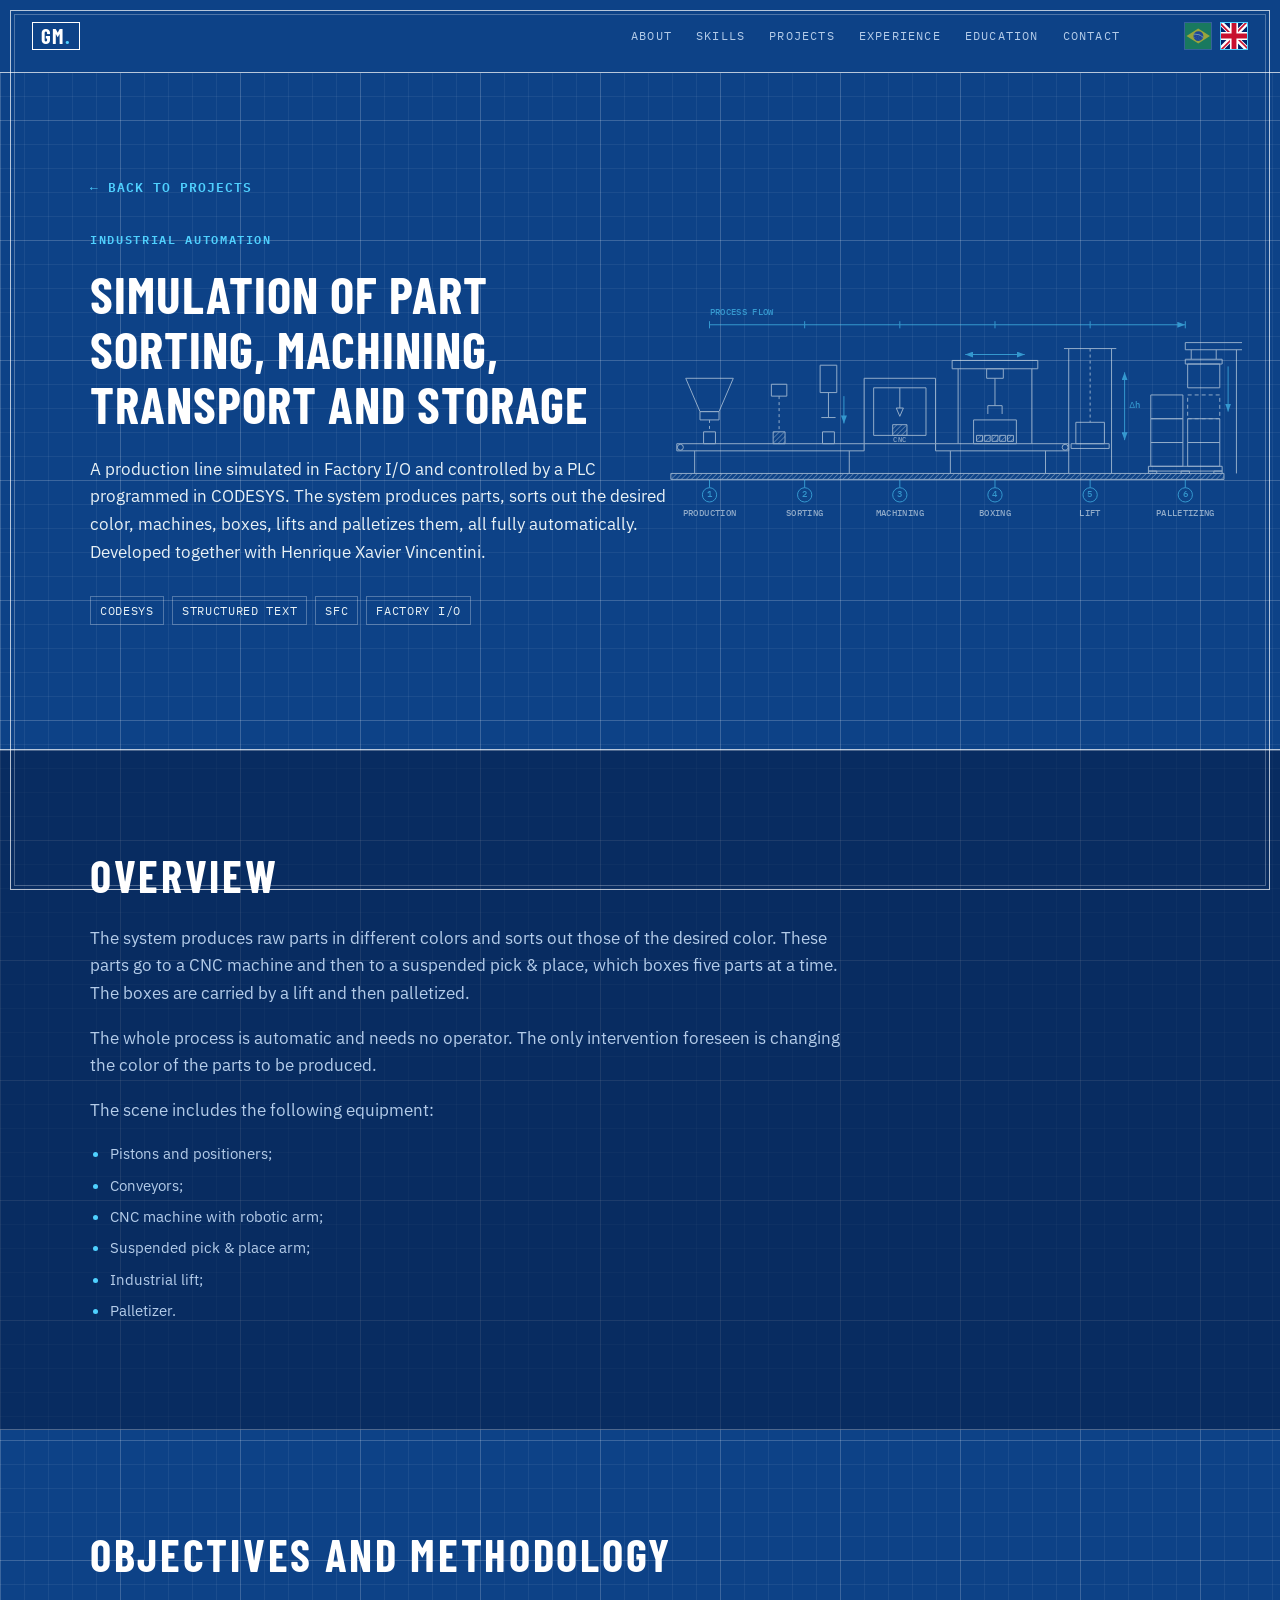
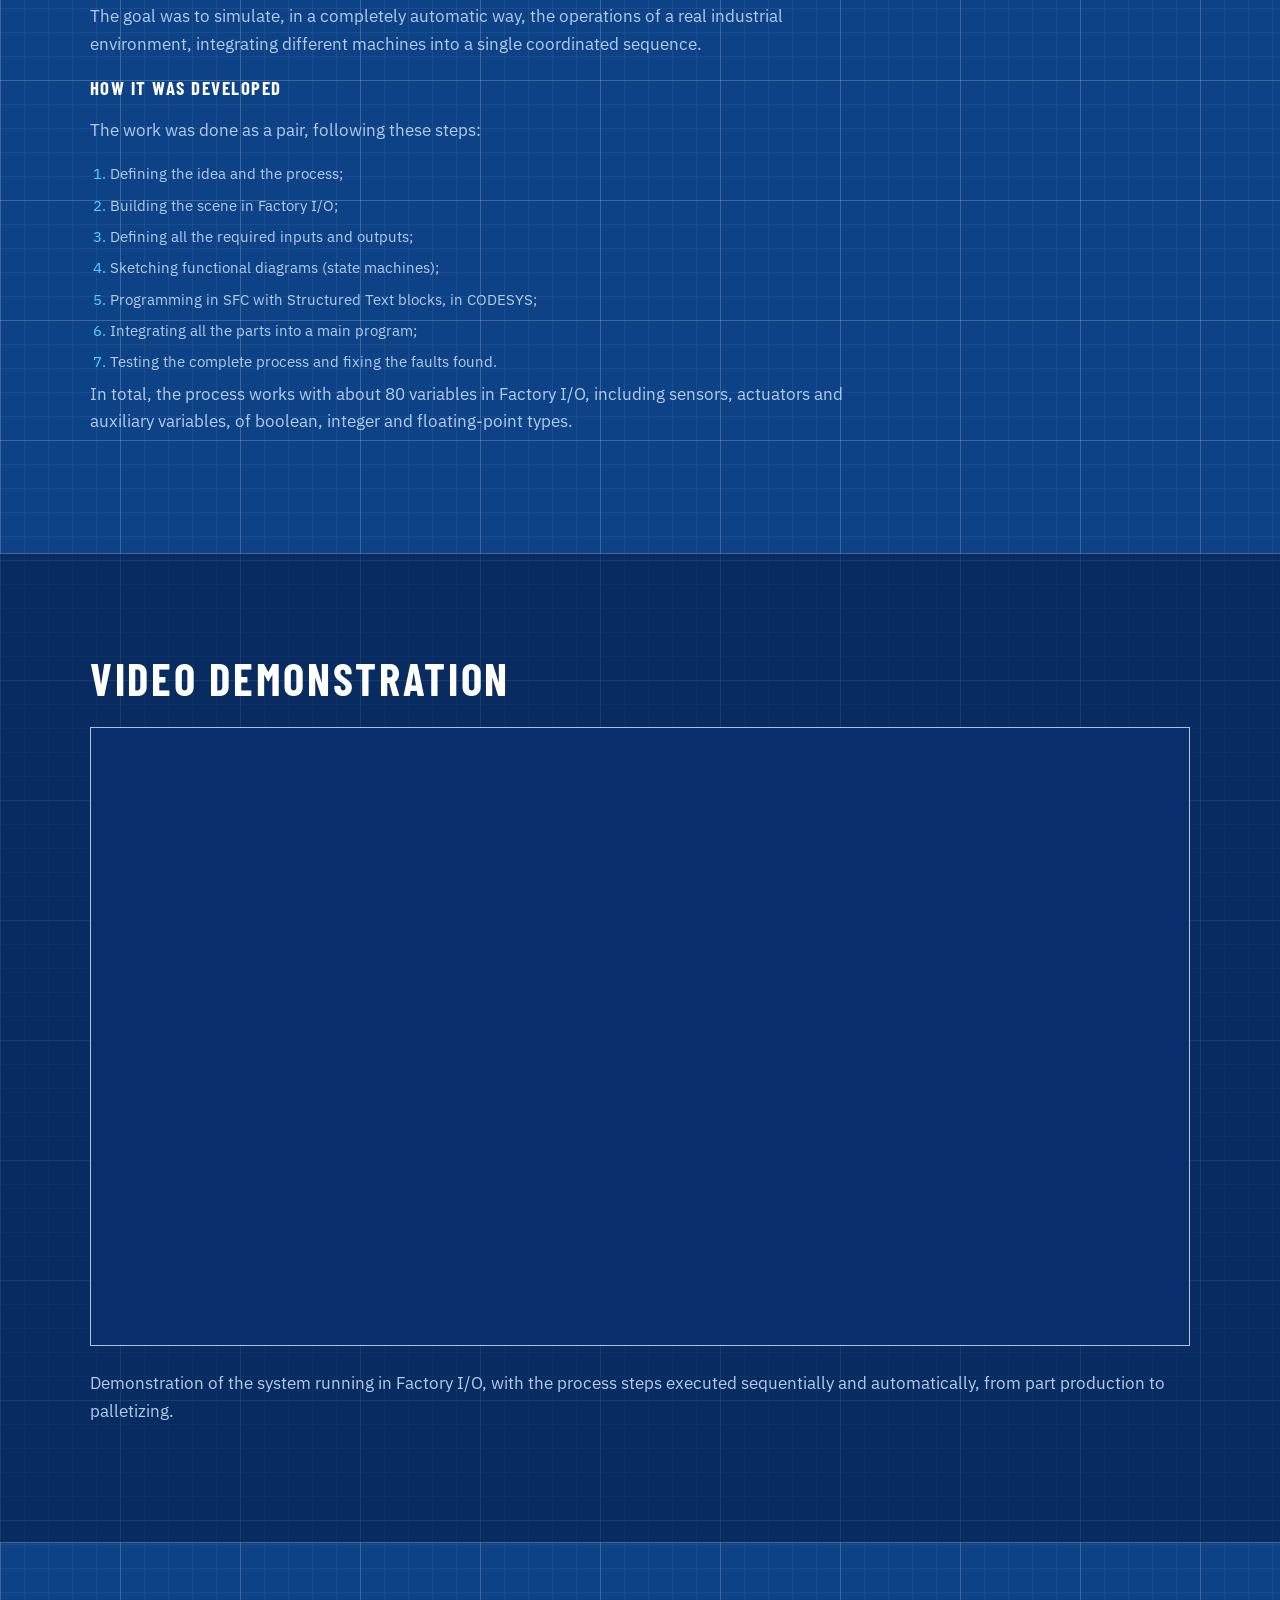
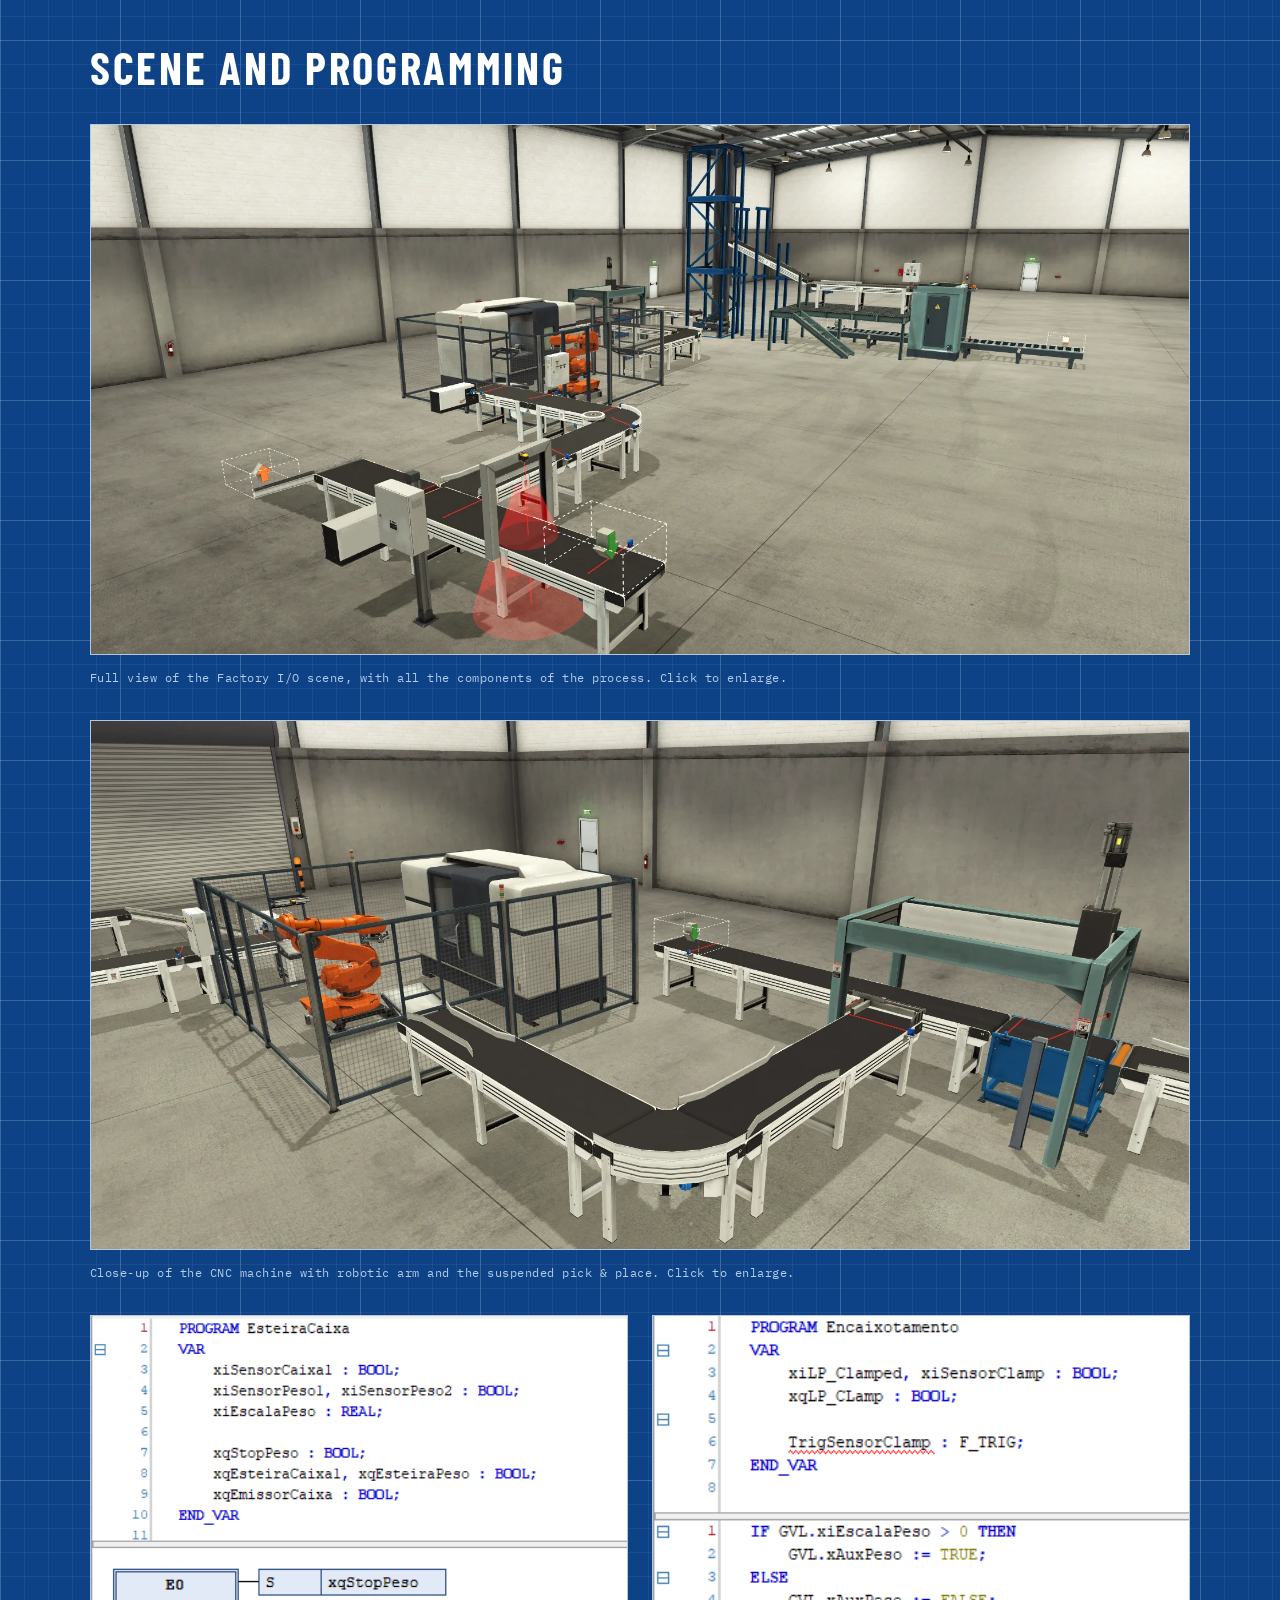
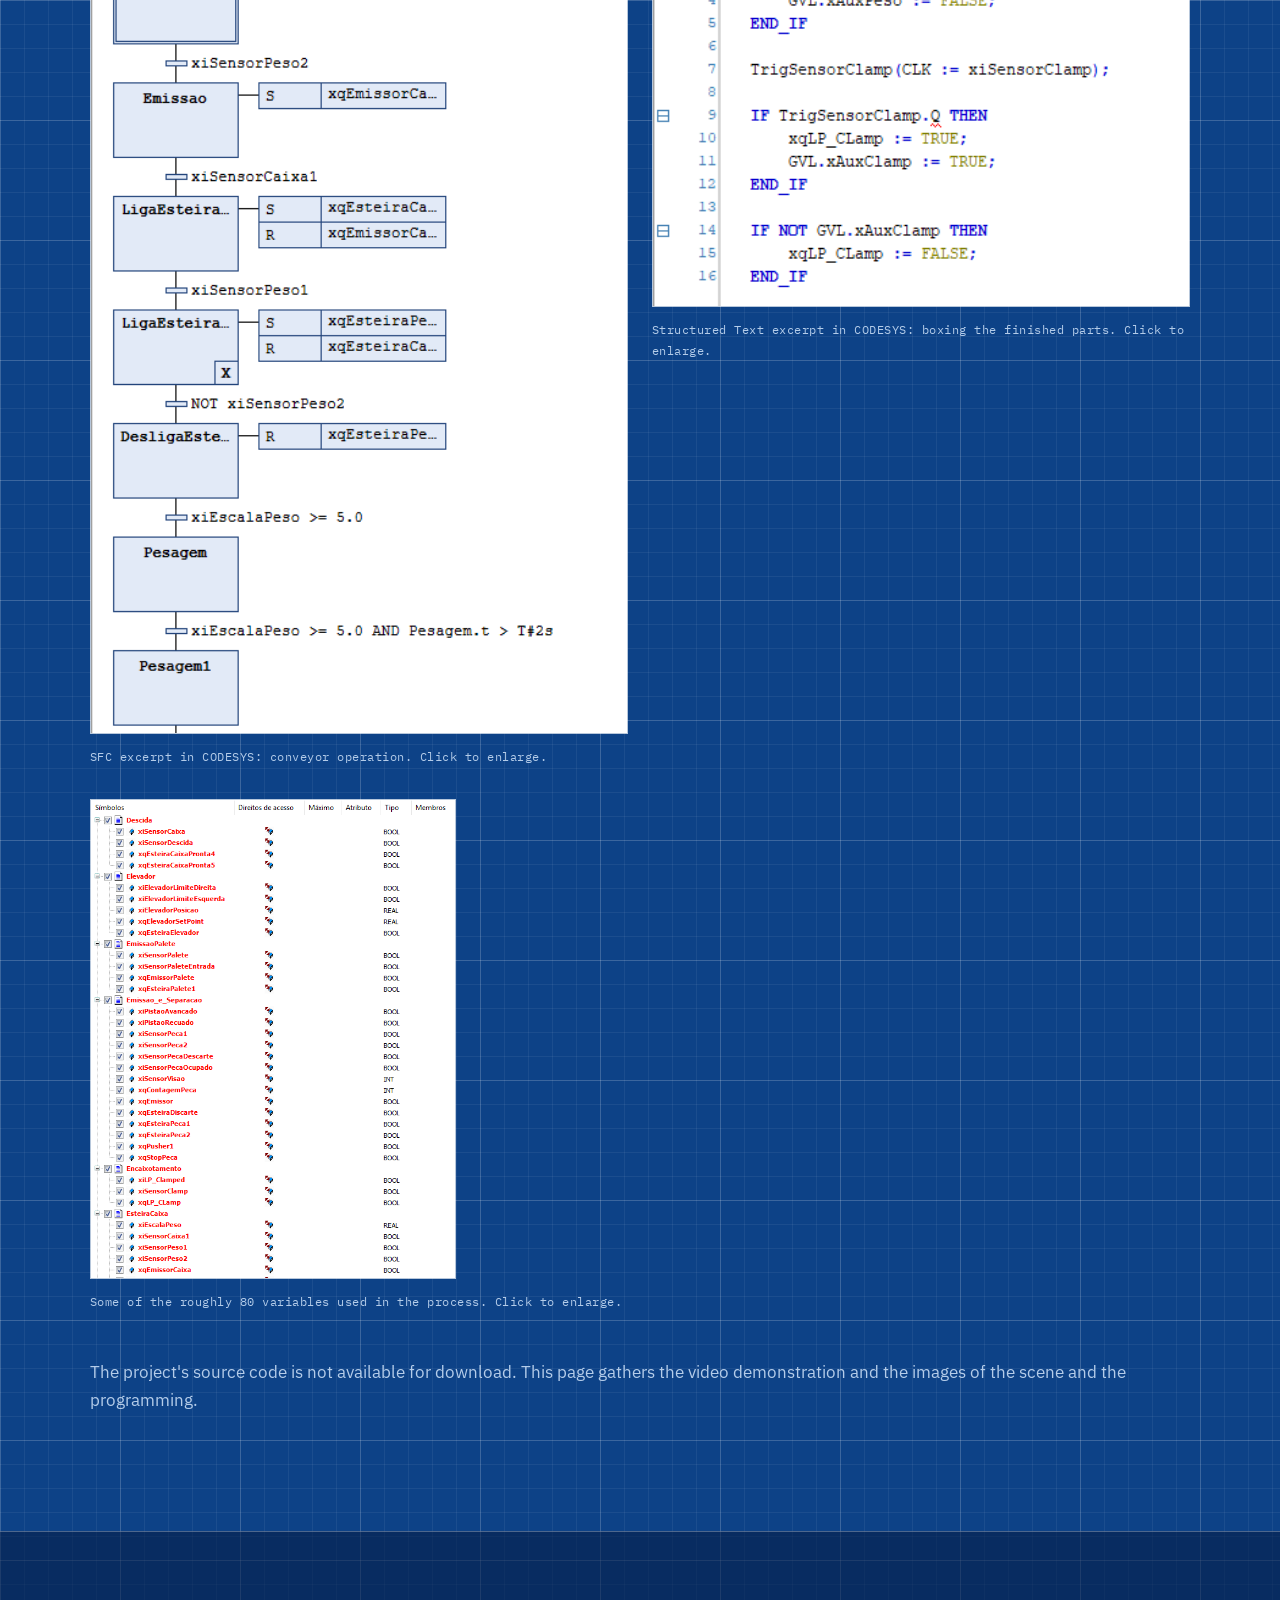
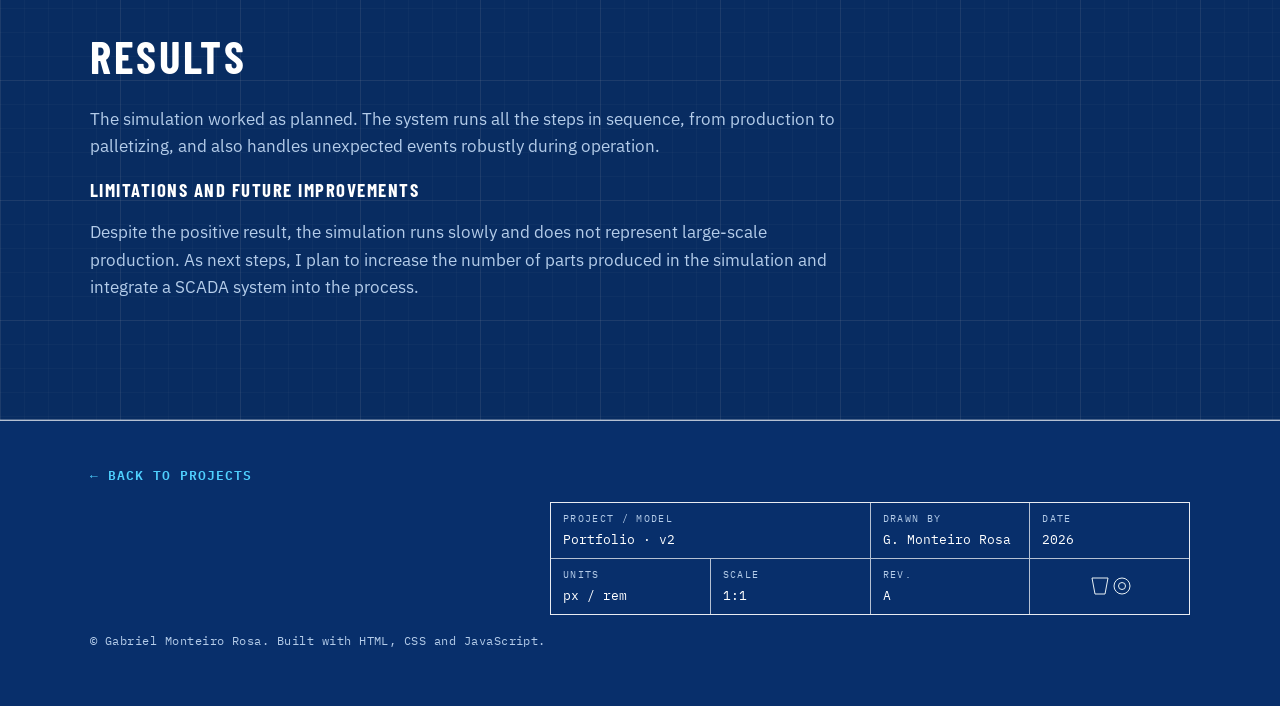
<file: en/projects/project-1.html>
<!DOCTYPE html>
<html lang="en">

<head>
    <meta charset="UTF-8">
    <meta name="viewport" content="width=device-width, initial-scale=1.0">

    <meta
        name="description"
        content="Fully automatic production line simulated in Factory I/O and programmed in CODESYS with SFC and Structured Text: color sorting, CNC machining, boxing, lift and palletizing."
    >

    <title>Simulation of Part Sorting, Machining, Transport and Storage | Gabriel Monteiro Rosa</title>

    <!-- Self-hosted fonts (no Google Fonts) -->
    <link rel="preload" href="../../assets/fonts/ibm-plex-sans-latin-400-normal.woff2" as="font" type="font/woff2" crossorigin>
    <link rel="preload" href="../../assets/fonts/barlow-condensed-latin-700-normal.woff2" as="font" type="font/woff2" crossorigin>
    <script>document.documentElement.classList.add("js");</script>
    <link rel="stylesheet" href="../../fonts.css">
    <link rel="stylesheet" href="../../style.css">
    <link rel="stylesheet" href="../../cards.css">
    <link rel="icon" type="image/png" href="../../assets/favicon.png">

    <link rel="canonical" href="https://monteeiro.github.io/en/projects/project-1.html">
    <link rel="alternate" hreflang="pt-BR" href="https://monteeiro.github.io/projetos/projeto-1.html">
    <link rel="alternate" hreflang="en" href="https://monteeiro.github.io/en/projects/project-1.html">
    <link rel="alternate" hreflang="x-default" href="https://monteeiro.github.io/projetos/projeto-1.html">

    <meta name="author" content="Gabriel Monteiro Rosa">
    <meta name="robots" content="index, follow, max-image-preview:large">
    <meta name="theme-color" content="#0d4287">

    <meta property="og:type" content="article">
    <meta property="og:site_name" content="Gabriel Monteiro Rosa">
    <meta property="og:title" content="Simulation of Part Sorting, Machining, Transport and Storage | Gabriel Monteiro Rosa">
    <meta property="og:description" content="Fully automatic production line simulated in Factory I/O and programmed in CODESYS with SFC and Structured Text: color sorting, CNC machining, boxing, lift and palletizing.">
    <meta property="og:url" content="https://monteeiro.github.io/en/projects/project-1.html">
    <meta property="og:image" content="https://monteeiro.github.io/assets/imagens/projeto-1/cenario-factory-completo.webp">
    <meta property="og:image:type" content="image/webp">
    <meta property="og:image:width" content="1919">
    <meta property="og:image:height" content="924">
    <meta property="og:image:alt" content="Full view of the Factory I/O scene, with all the components of the production line">
    <meta property="og:locale" content="en_US">
    <meta property="og:locale:alternate" content="pt_BR">

    <meta name="twitter:card" content="summary_large_image">
    <meta name="twitter:title" content="Simulation of Part Sorting, Machining, Transport and Storage | Gabriel Monteiro Rosa">
    <meta name="twitter:description" content="Fully automatic production line simulated in Factory I/O and programmed in CODESYS with SFC and Structured Text: color sorting, CNC machining, boxing, lift and palletizing.">
    <meta name="twitter:image" content="https://monteeiro.github.io/assets/imagens/projeto-1/cenario-factory-completo.webp">
    <meta name="twitter:image:alt" content="Full view of the Factory I/O scene, with all the components of the production line">

</head>

<body>

    <a class="skip-link" href="#content">Skip to content</a>

    <header class="site-header">
        <div class="container nav-container">

            <a class="logo" href="../index.html">GM<span>.</span></a>

            <nav id="menu-principal" aria-label="Main navigation">
                <a href="../index.html#about">About</a>
                <a href="../index.html#skills">Skills</a>
                <a href="../index.html#projects">Projects</a>
                <a href="../index.html#experience">Experience</a>
                <a href="../index.html#education">Education</a>
                <a href="../index.html#contact">Contact</a>
            </nav>

            <div class="lang-switch" role="group" aria-label="Language">
                <a href="../../projetos/projeto-1.html" lang="pt-BR" hreflang="pt-BR" title="Português (Brasil)">
                    <img src="../../assets/flags/br.svg" alt="Português (Brasil)" width="28" height="28">
                </a>
                <a href="project-1.html" lang="en" hreflang="en" aria-current="true" title="English">
                    <img src="../../assets/flags/eng.svg" alt="English" width="28" height="28">
                </a>
            </div>

            <button
                class="menu-toggle"
                type="button"
                aria-expanded="false"
                aria-controls="menu-principal"
                aria-label="Open menu"
                data-label-open="Open menu"
                data-label-close="Close menu"
            >
                <span></span>
                <span></span>
                <span></span>
            </button>

        </div>
    </header>

    <main id="content" tabindex="-1">

        <!-- PROJECT HEADER -->

        <section class="section project-header" id="home">
            <svg class="process-art" viewBox="0 0 990 390" aria-hidden="true" focusable="false">
                <defs>
                    <marker id="seta-p" viewBox="0 0 8 6" refX="8" refY="3" markerWidth="8" markerHeight="6" orient="auto-start-reverse">
                        <path d="M0 0 8 3 0 6Z" style="fill:var(--cyan);stroke:none"/>
                    </marker>
                    <pattern id="hachura-p" width="6" height="6" patternUnits="userSpaceOnUse" patternTransform="rotate(45)">
                        <path d="M0 0V6"/>
                    </pattern>
                </defs>

                <!-- Solo, esteira (em dois trechos, com o CNC no meio) e pernas -->
                <rect x="30" y="300" width="930" height="10" fill="url(#hachura-p)"/>
                <rect x="40" y="250" width="315" height="12"/>
                <rect x="475" y="250" width="224" height="12"/>
                <path d="M70 262V300M330 262V300M500 262V300M660 262V300"/>
                <circle cx="46" cy="256" r="5"/><circle cx="693" cy="256" r="5"/>

                <!-- 1 · Produção: funil que solta a peça crua -->
                <g transform="translate(95 0)">
                    <path d="M-40 140H40L16 196H-16Z"/>
                    <rect x="-16" y="196" width="32" height="14"/>
                    <path d="M0 210V226" stroke-dasharray="3 3"/>
                    <rect x="-10" y="230" width="20" height="20"/>
                </g>

                <!-- 2 · Separação: sensor de cor e pistão que retira a peça errada -->
                <g transform="translate(255 0)">
                    <rect x="-56" y="150" width="26" height="20"/>
                    <path d="M-43 170V228" stroke-dasharray="3 3"/>
                    <rect x="-53" y="230" width="20" height="20" fill="url(#hachura-p)"/>
                    <rect x="26" y="118" width="28" height="46"/>
                    <path d="M40 164V206M28 206H52"/>
                    <rect x="30" y="230" width="20" height="20"/>
                    <path class="mov" d="M66 170V216" marker-end="url(#seta-p)"/>
                </g>

                <!-- 3 · Usinagem: gabinete do CNC com ferramenta sobre a peça -->
                <g transform="translate(415 0)">
                    <rect x="-60" y="140" width="120" height="110"/>
                    <rect x="-44" y="156" width="88" height="80"/>
                    <path d="M0 156V190M-6 190H6L0 204Z"/>
                    <rect x="-12" y="218" width="24" height="18" fill="url(#hachura-p)"/>
                    <text class="cnc" x="0" y="247" text-anchor="middle">CNC</text>
                </g>

                <!-- 4 · Encaixotamento: pórtico pick & place e caixa com 5 peças -->
                <g transform="translate(575 0)">
                    <path d="M-62 124V250M62 124V250"/>
                    <rect x="-72" y="110" width="144" height="14"/>
                    <rect x="-14" y="124" width="28" height="16"/>
                    <path d="M0 140V186M-12 186H12M-12 186V200M12 186V200"/>
                    <rect x="-36" y="210" width="72" height="40"/>
                    <rect x="-31" y="236" width="10" height="10" fill="url(#hachura-p)"/>
                    <rect x="-18" y="236" width="10" height="10" fill="url(#hachura-p)"/>
                    <rect x="-5" y="236" width="10" height="10" fill="url(#hachura-p)"/>
                    <rect x="8" y="236" width="10" height="10" fill="url(#hachura-p)"/>
                    <rect x="21" y="236" width="10" height="10" fill="url(#hachura-p)"/>
                    <path class="mov" d="M-50 100H50" marker-start="url(#seta-p)" marker-end="url(#seta-p)"/>
                </g>

                <!-- 5 · Elevador: torre, plataforma e curso de subida -->
                <g transform="translate(735 0)">
                    <path d="M-36 90V300M36 90V300M-44 90H44"/>
                    <path d="M0 90V214" stroke-dasharray="3 3"/>
                    <rect x="-32" y="250" width="64" height="8"/>
                    <rect x="-24" y="214" width="48" height="36"/>
                    <path class="mov" d="M58 130V244" marker-start="url(#seta-p)" marker-end="url(#seta-p)"/>
                    <text class="mov-text" x="66" y="190">Δh</text>
                </g>

                <!-- 6 · Paletização: braço com a caixa e pilha sobre o palete -->
                <g transform="translate(895 0)">
                    <rect x="-62" y="288" width="124" height="8"/>
                    <rect x="-62" y="296" width="14" height="4"/><rect x="-7" y="296" width="14" height="4"/><rect x="48" y="296" width="14" height="4"/>
                    <rect x="-58" y="248" width="54" height="40"/><rect x="4" y="248" width="54" height="40"/>
                    <rect x="-58" y="208" width="54" height="40"/><rect x="4" y="208" width="54" height="40"/>
                    <rect x="-58" y="168" width="54" height="40"/>
                    <rect x="4" y="168" width="54" height="40" stroke-dasharray="4 3"/>
                    <path d="M86 92V300M98 92V300"/>
                    <rect x="0" y="80" width="100" height="12"/>
                    <path d="M10 92V108M52 92V108"/>
                    <rect x="0" y="108" width="62" height="8"/>
                    <rect x="4" y="116" width="54" height="40"/>
                    <path class="mov" d="M72 120V196" marker-end="url(#seta-p)"/>
                </g>

                <!-- Sentido do fluxo: cadeia de cotas no topo -->
                <g class="dim">
                    <path d="M95 44V56M255 44V56M415 44V56M575 44V56M735 44V56M895 44V56"/>
                    <path d="M95 50H255M255 50H415M415 50H575M575 50H735M735 50H895" marker-end="url(#seta-p)"/>
                    <text class="pt" x="95" y="34">FLUXO DO PROCESSO</text>
                    <text class="en" x="95" y="34">PROCESS FLOW</text>

                    <!-- balões numerados -->
                    <path d="M95 310V324M255 310V324M415 310V324M575 310V324M735 310V324M895 310V324"/>
                    <circle cx="95" cy="336" r="12"/><circle cx="255" cy="336" r="12"/><circle cx="415" cy="336" r="12"/>
                    <circle cx="575" cy="336" r="12"/><circle cx="735" cy="336" r="12"/><circle cx="895" cy="336" r="12"/>
                    <text class="num" x="95" y="340" text-anchor="middle">1</text>
                    <text class="num" x="255" y="340" text-anchor="middle">2</text>
                    <text class="num" x="415" y="340" text-anchor="middle">3</text>
                    <text class="num" x="575" y="340" text-anchor="middle">4</text>
                    <text class="num" x="735" y="340" text-anchor="middle">5</text>
                    <text class="num" x="895" y="340" text-anchor="middle">6</text>
                </g>

                <!-- Nomes das estações (PT / EN) -->
                <g class="names" text-anchor="middle">
                    <text class="pt" x="95" y="372">PRODUÇÃO</text><text class="en" x="95" y="372">PRODUCTION</text>
                    <text class="pt" x="255" y="372">SEPARAÇÃO</text><text class="en" x="255" y="372">SORTING</text>
                    <text class="pt" x="415" y="372">USINAGEM</text><text class="en" x="415" y="372">MACHINING</text>
                    <text class="pt" x="575" y="372">ENCAIXOTAMENTO</text><text class="en" x="575" y="372">BOXING</text>
                    <text class="pt" x="735" y="372">ELEVADOR</text><text class="en" x="735" y="372">LIFT</text>
                    <text class="pt" x="895" y="372">PALETIZAÇÃO</text><text class="en" x="895" y="372">PALLETIZING</text>
                </g>
            </svg>
            <div class="container">

                <a class="text-link back-link" href="../index.html#projects">
                    ← Back to projects
                </a>

                <p class="eyebrow">
                    INDUSTRIAL AUTOMATION
                </p>

                <h1>
                    Simulation of Part Sorting, Machining, Transport and Storage
                </h1>

                <p class="hero-text">
                    A production line simulated in Factory I/O and controlled by a
                    PLC programmed in CODESYS. The system produces parts, sorts out
                    the desired color, machines, boxes, lifts and palletizes them,
                    all fully automatically. Developed together with
                    Henrique Xavier Vincentini.
                </p>

                <div class="tag-list">
                    <span>CODESYS</span>
                    <span>Structured Text</span>
                    <span>SFC</span>
                    <span>Factory I/O</span>
                </div>

            </div>

        </section>

        <!-- OVERVIEW -->

        <section class="section section-alt" id="overview">

            <div class="container narrow-container">

                <h2>Overview</h2>

                <p class="section-text">
                    The system produces raw parts in different colors and sorts out
                    those of the desired color. These parts go to a CNC machine and
                    then to a suspended pick &amp; place, which boxes five parts at a
                    time. The boxes are carried by a lift and then palletized.
                </p>

                <p class="section-text">
                    The whole process is automatic and needs no operator. The only
                    intervention foreseen is changing the color of the parts to be
                    produced.
                </p>

                <p class="section-text">
                    The scene includes the following equipment:
                </p>

                <ul class="entry-list section-text">
                    <li>Pistons and positioners;</li>
                    <li>Conveyors;</li>
                    <li>CNC machine with robotic arm;</li>
                    <li>Suspended pick &amp; place arm;</li>
                    <li>Industrial lift;</li>
                    <li>Palletizer.</li>
                </ul>

            </div>

        </section>

        <!-- OBJECTIVES AND METHODOLOGY -->

        <section class="section" id="methodology">

            <div class="container narrow-container">

                <h2>Objectives and methodology</h2>

                <p class="section-text">
                    The goal was to simulate, in a completely automatic way, the
                    operations of a real industrial environment, integrating
                    different machines into a single coordinated sequence.
                </p>

                <h3>How it was developed</h3>

                <p class="section-text">
                    The work was done as a pair, following these steps:
                </p>

                <ol class="entry-list section-text">
                    <li>Defining the idea and the process;</li>
                    <li>Building the scene in Factory I/O;</li>
                    <li>Defining all the required inputs and outputs;</li>
                    <li>Sketching functional diagrams (state machines);</li>
                    <li>Programming in SFC with Structured Text blocks, in CODESYS;</li>
                    <li>Integrating all the parts into a main program;</li>
                    <li>Testing the complete process and fixing the faults found.</li>
                </ol>

                <p class="section-text">
                    In total, the process works with about 80 variables in
                    Factory I/O, including sensors, actuators and auxiliary
                    variables, of boolean, integer and floating-point types.
                </p>

            </div>

        </section>

        <!-- VIDEO -->

        <section class="section section-alt" id="video">

            <div class="container">

                <h2>Video demonstration</h2>

                <div class="video-container">

                    <iframe
                        src="https://www.youtube-nocookie.com/embed/8Hmgu5GwiT8"
                        title="Demonstration of the part sorting, machining, transport and storage simulation"
                        loading="lazy"
                        referrerpolicy="strict-origin-when-cross-origin"
                        allow="accelerometer; autoplay; clipboard-write; encrypted-media; gyroscope; picture-in-picture; web-share"
                        allowfullscreen
                    ></iframe>

                </div>

                <p class="section-text">
                    Demonstration of the system running in Factory I/O, with the
                    process steps executed sequentially and automatically,
                    from part production to palletizing.
                </p>

            </div>

        </section>

        <!-- IMAGES -->

        <section class="section" id="scene">

            <div class="container">

                <h2>Scene and programming</h2>

                <figure class="project-media">

                    <a
                        href="../../assets/imagens/projeto-1/cenario-factory-completo.webp"
                        target="_blank"
                        rel="noopener noreferrer"
                    >
                        <img
                            src="../../assets/imagens/projeto-1/cenario-factory-completo.webp"
                            alt="Full view of the Factory I/O scene, with all the components of the production line"
                            width="1919"
                            height="924"
                            loading="lazy"
                            decoding="async"
                        >
                    </a>

                    <figcaption>
                        Full view of the Factory I/O scene, with all the components of the process.
                        Click to enlarge.
                    </figcaption>

                </figure>

                <figure class="project-media">

                    <a
                        href="../../assets/imagens/projeto-1/cenario-factory-robos.webp"
                        target="_blank"
                        rel="noopener noreferrer"
                    >
                        <img
                            src="../../assets/imagens/projeto-1/cenario-factory-robos.webp"
                            alt="Close-up of the CNC machine with robotic arm and the pick and place arm in Factory I/O"
                            width="1919"
                            height="924"
                            loading="lazy"
                            decoding="async"
                        >
                    </a>

                    <figcaption>
                        Close-up of the CNC machine with robotic arm and the suspended pick &amp; place.
                        Click to enlarge.
                    </figcaption>

                </figure>

                <!-- Code side by side -->
                <div class="media-grid">

                    <figure class="project-media">

                        <a
                            href="../../assets/imagens/projeto-1/codesys-sfc.png"
                            target="_blank"
                            rel="noopener noreferrer"
                        >
                            <img
                                src="../../assets/imagens/projeto-1/codesys-sfc.png"
                                alt="SFC code excerpt in CODESYS for the conveyor operation"
                                width="439"
                                height="833"
                                loading="lazy"
                                decoding="async"
                            >
                        </a>

                        <figcaption>
                            SFC excerpt in CODESYS: conveyor operation.
                            Click to enlarge.
                        </figcaption>

                    </figure>

                    <figure class="project-media">

                        <a
                            href="../../assets/imagens/projeto-1/codesys-st.png"
                            target="_blank"
                            rel="noopener noreferrer"
                        >
                            <img
                                src="../../assets/imagens/projeto-1/codesys-st.png"
                                alt="Structured Text code excerpt in CODESYS for boxing the finished parts"
                                width="396"
                                height="436"
                                loading="lazy"
                                decoding="async"
                            >
                        </a>

                        <figcaption>
                            Structured Text excerpt in CODESYS: boxing the
                            finished parts. Click to enlarge.
                        </figcaption>

                    </figure>

                </div>

                <!-- Variables (smaller) -->
                <figure class="project-media project-media-compact">

                    <a
                        href="../../assets/imagens/projeto-1/codesys-variaveis.png"
                        target="_blank"
                        rel="noopener noreferrer"
                    >
                        <img
                            src="../../assets/imagens/projeto-1/codesys-variaveis.png"
                            alt="List of some of the variables used in the process, in CODESYS"
                            width="616"
                            height="808"
                            loading="lazy"
                            decoding="async"
                        >
                    </a>

                    <figcaption>
                        Some of the roughly 80 variables used in the process.
                        Click to enlarge.
                    </figcaption>

                </figure>

                <p class="section-text media-note">
                    The project's source code is not available for download.
                    This page gathers the video demonstration and the images of the
                    scene and the programming.
                </p>

            </div>

        </section>

        <!-- RESULTS -->

        <section class="section section-alt" id="results">

            <div class="container narrow-container">

                <h2>Results</h2>

                <p class="section-text">
                    The simulation worked as planned. The system runs all the steps
                    in sequence, from production to palletizing, and also handles
                    unexpected events robustly during operation.
                </p>

                <h3>Limitations and future improvements</h3>

                <p class="section-text">
                    Despite the positive result, the simulation runs slowly and does
                    not represent large-scale production. As next steps, I plan to
                    increase the number of parts produced in the simulation and
                    integrate a SCADA system into the process.
                </p>

            </div>

        </section>

    </main>

    <footer class="site-footer">

        <div class="container">

            <a class="text-link back-link" href="../index.html#projects">
                ← Back to projects
            </a>

            <div class="title-block">
                <dl>
                    <div class="wide"><dt>Project / Model</dt><dd>Portfolio · v2</dd></div>
                    <div><dt>Drawn by</dt><dd>G. Monteiro Rosa</dd></div>
                    <div><dt>Date</dt><dd><span id="ano">2026</span></dd></div>
                    <div><dt>Units</dt><dd>px / rem</dd></div>
                    <div><dt>Scale</dt><dd>1:1</dd></div>
                    <div><dt>Rev.</dt><dd>A</dd></div>
                </dl>
                <div class="symbol" aria-hidden="true">
                    <svg viewBox="0 0 44 26" fill="none" stroke="currentColor" stroke-width="1">
                        <path d="M4 5h16l-3 16H7z"/><circle cx="34" cy="13" r="8"/><circle cx="34" cy="13" r="3.5"/>
                    </svg>
                </div>
            </div>
            <p>© Gabriel Monteiro Rosa. Built with HTML, CSS and JavaScript.</p>

        </div>

    </footer>

    <a class="back-to-top" href="#home" aria-label="Back to top">
        <svg viewBox="0 0 24 24" width="22" height="22" fill="none" stroke="currentColor"
            stroke-width="2" stroke-linecap="round" stroke-linejoin="round" aria-hidden="true">
            <path d="M12 19V5"></path>
            <path d="m5 12 7-7 7 7"></path>
        </svg>
    </a>

    <script src="../../site.js" defer></script>
    <script src="../../menu.js" defer></script>

</body>

</html>
</file>
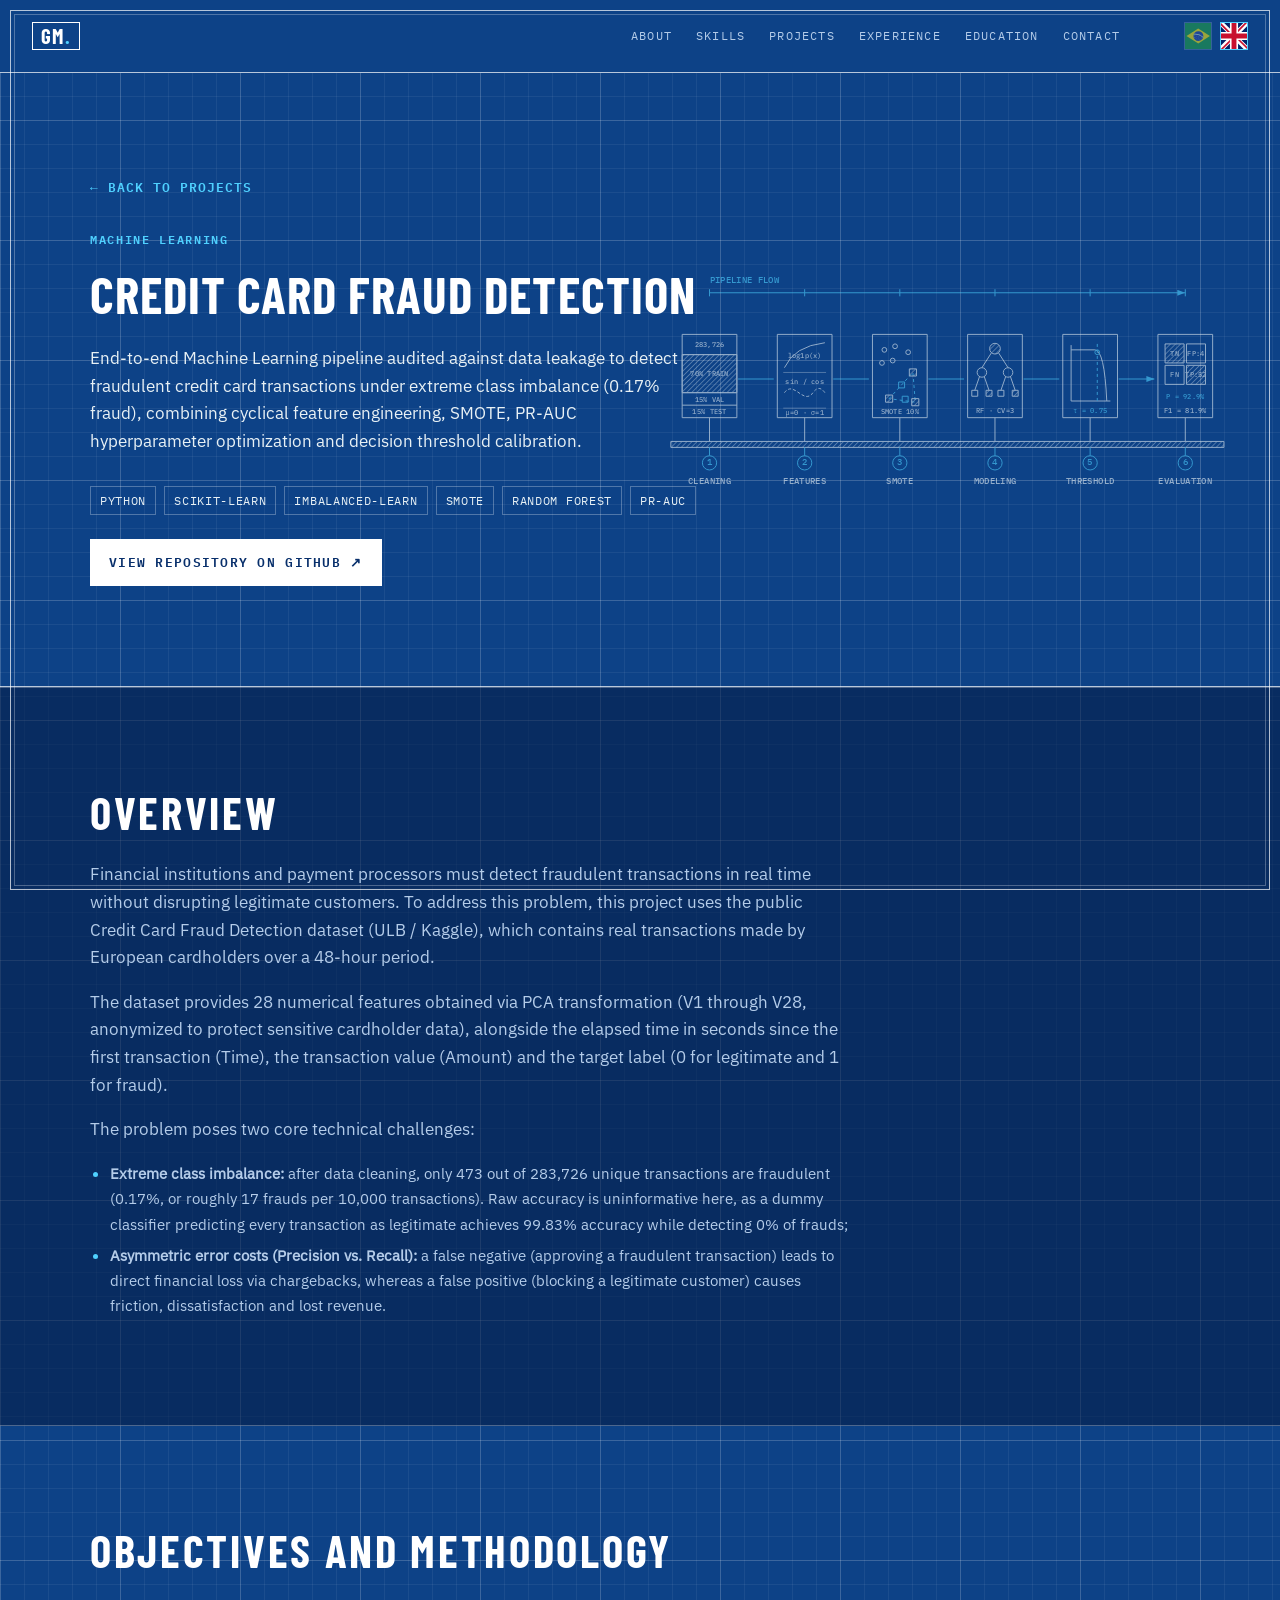
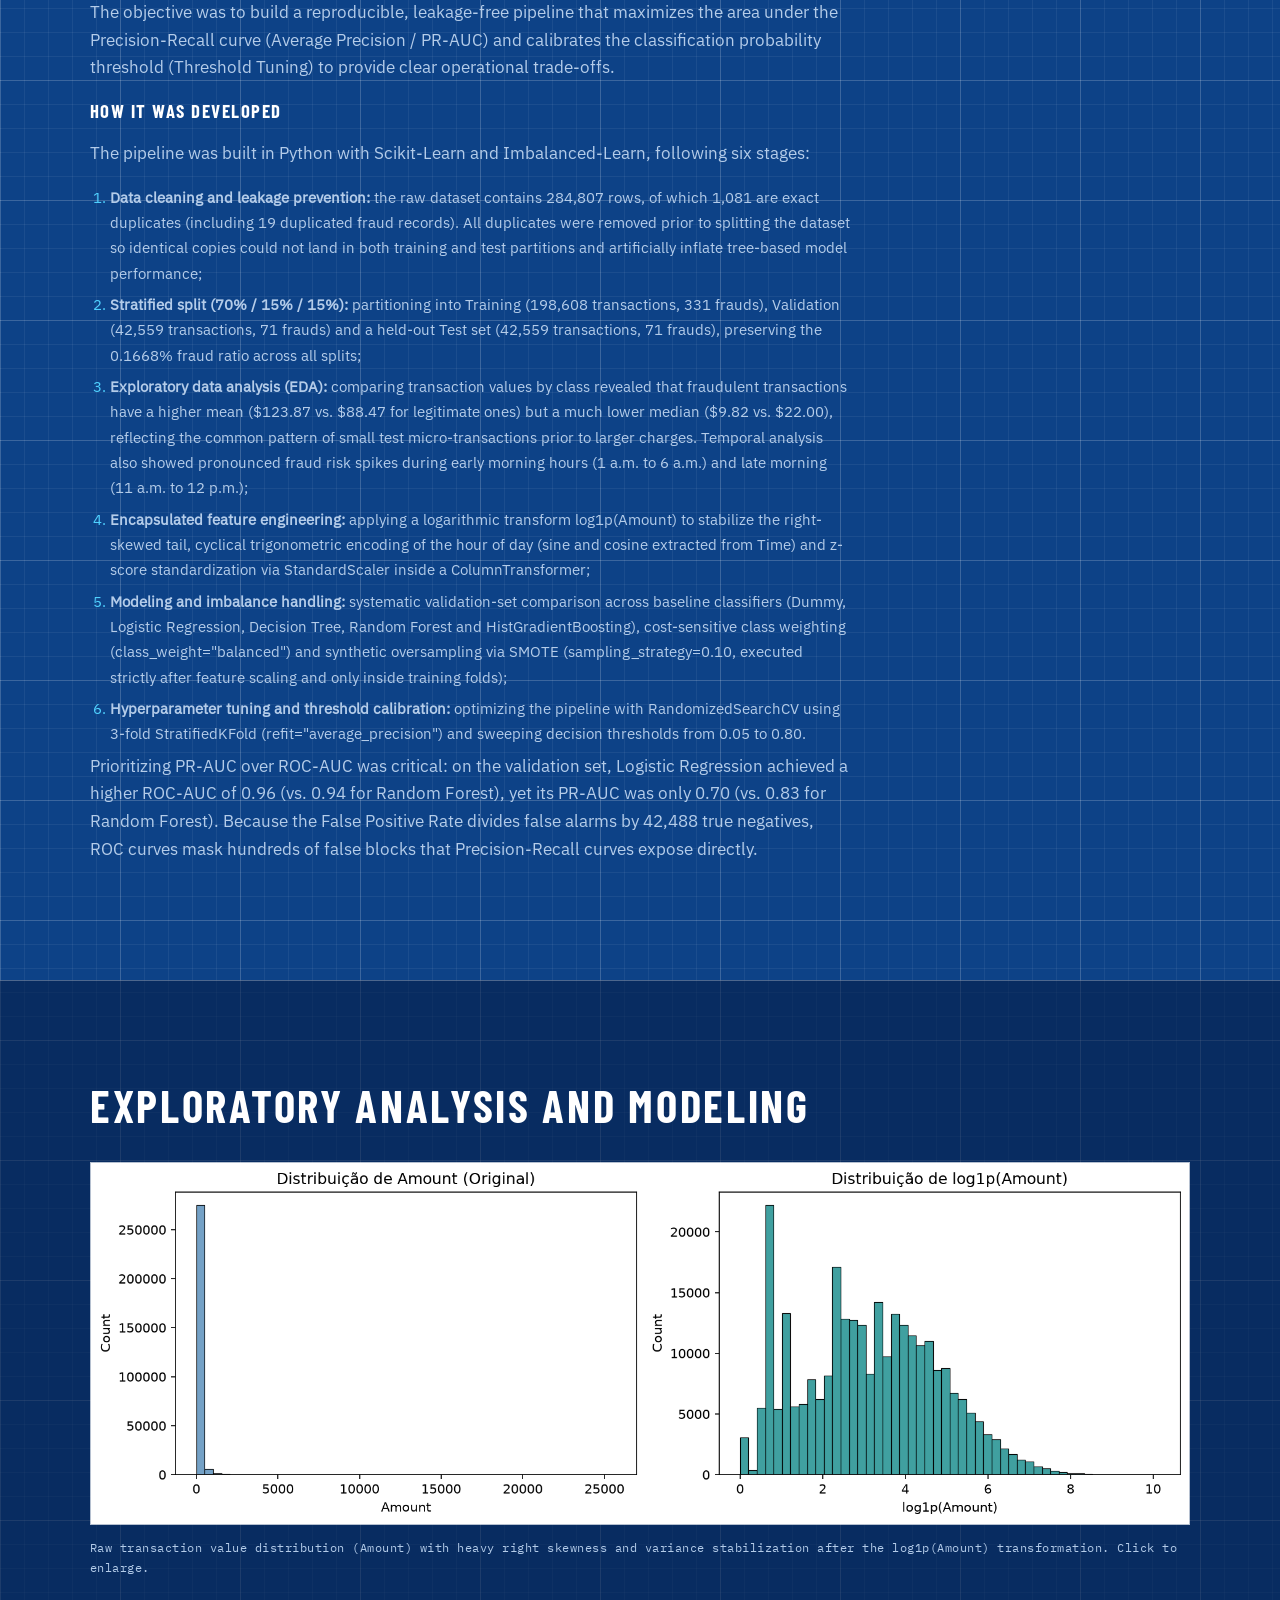
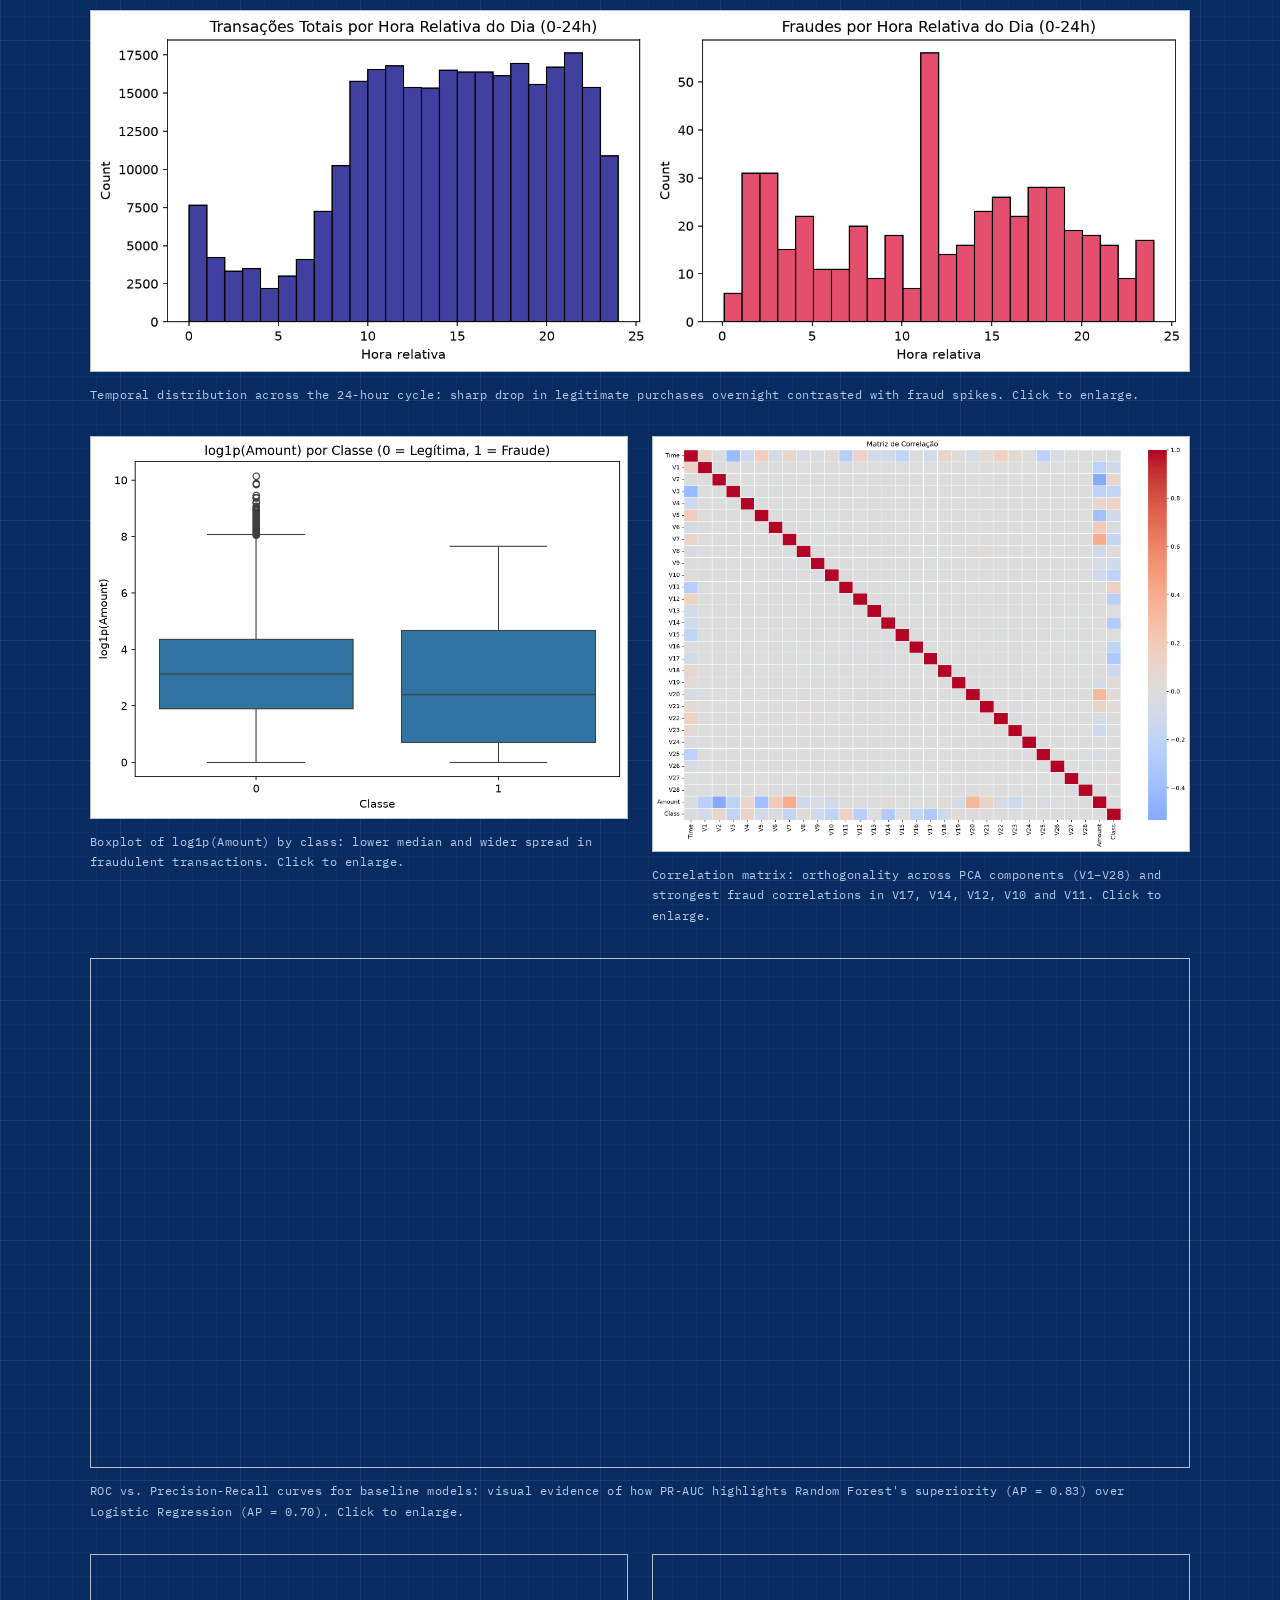
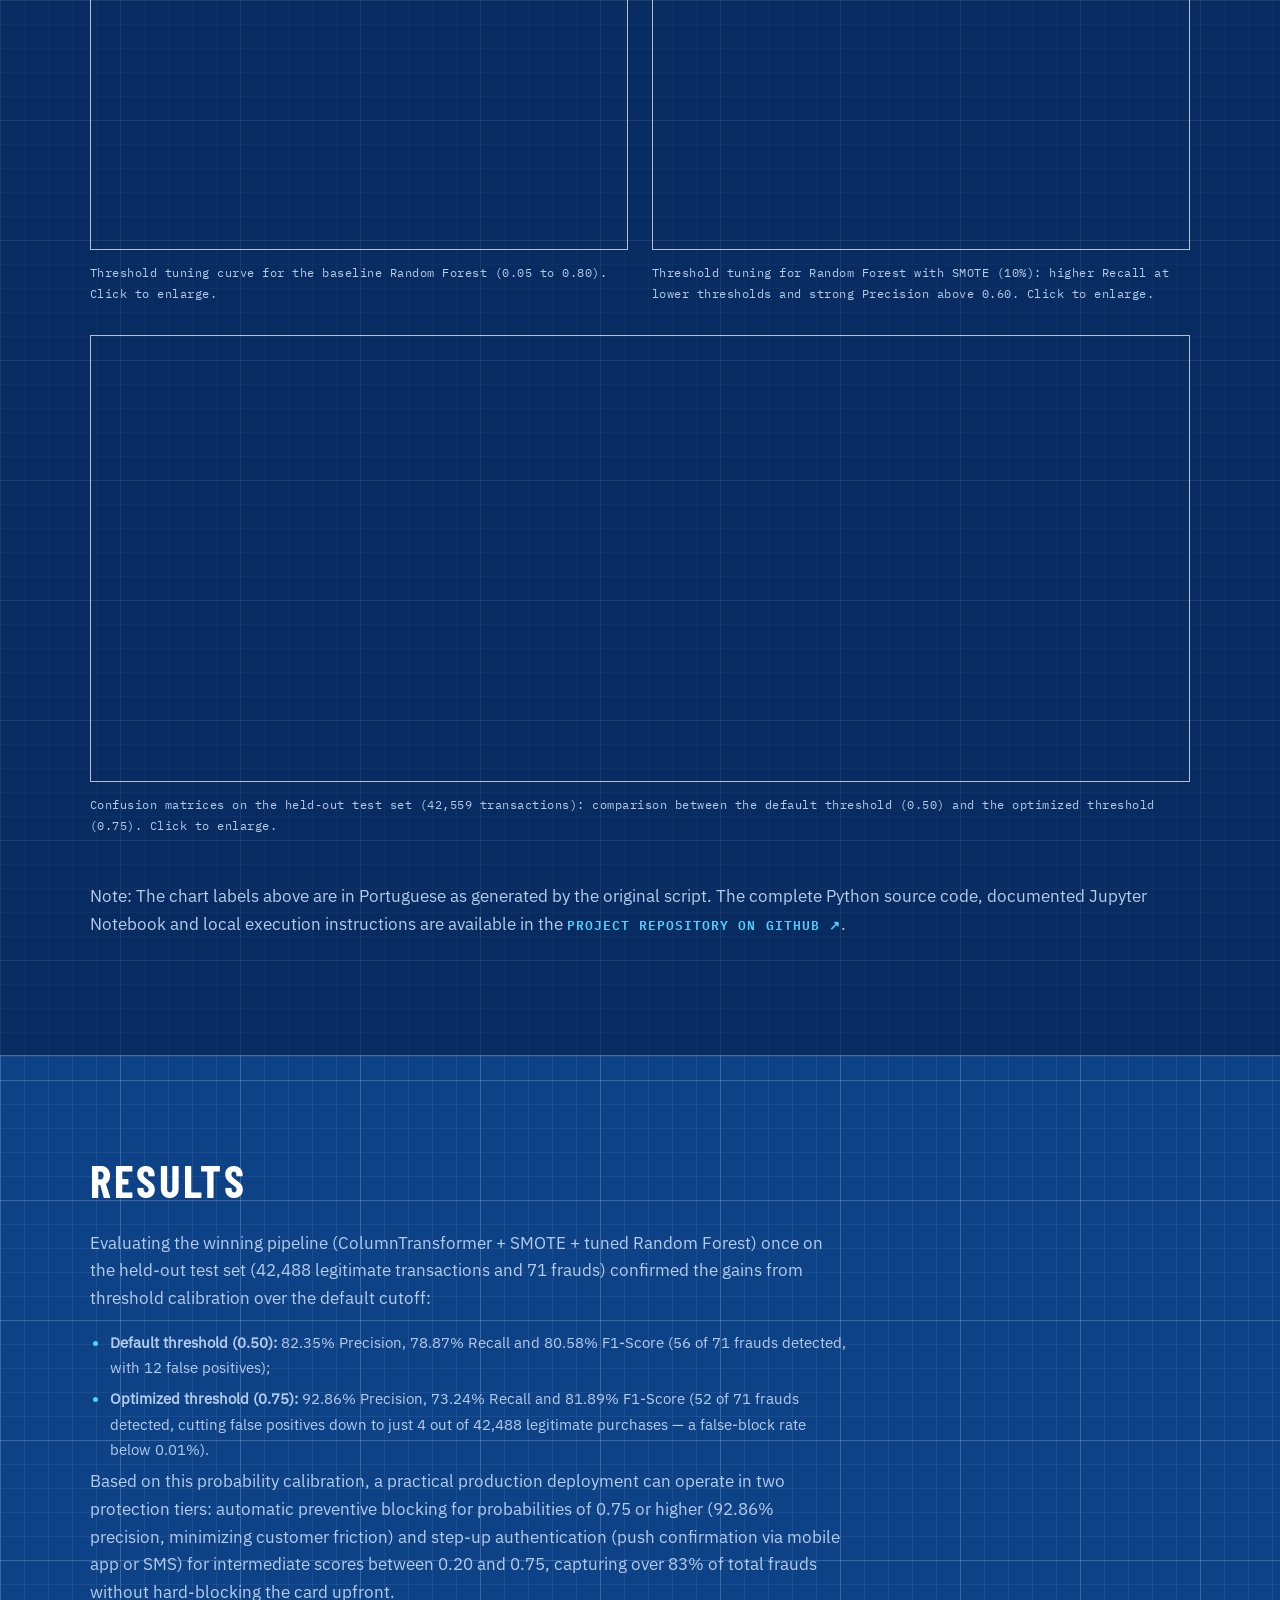
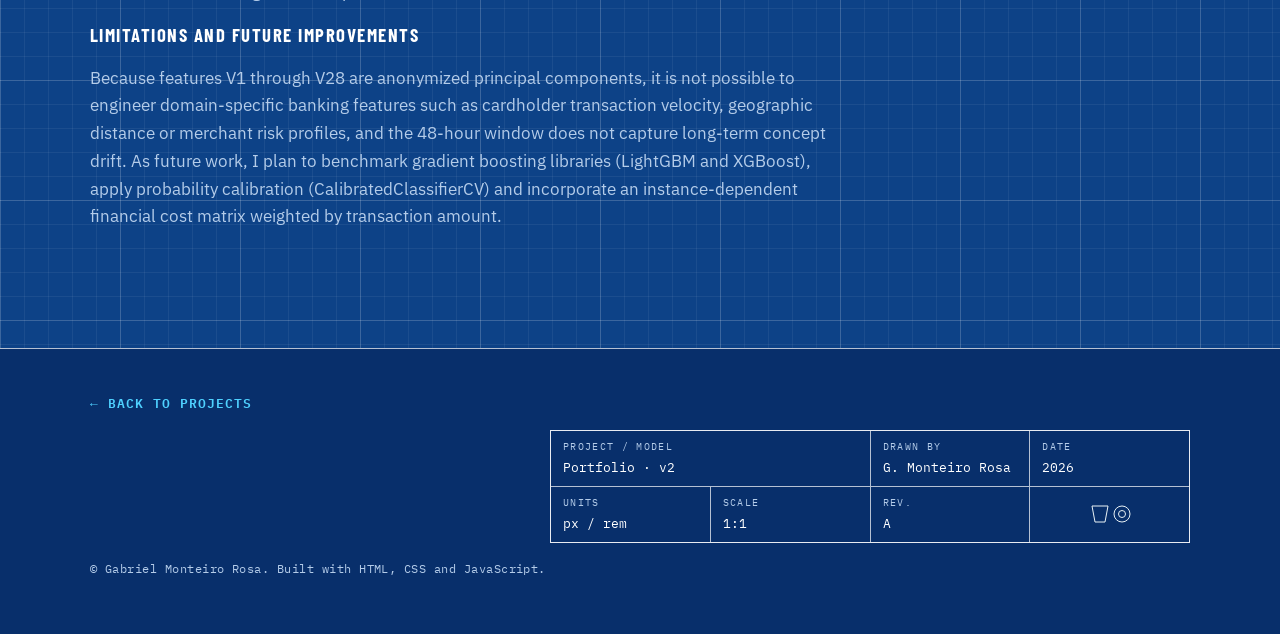
<file: en/projects/project-2.html>
<!DOCTYPE html>
<html lang="en">

<head>
    <meta charset="UTF-8">
    <meta name="viewport" content="width=device-width, initial-scale=1.0">

    <meta
        name="description"
        content="End-to-end Machine Learning pipeline audited against data leakage for credit card fraud detection under extreme class imbalance (0.17% fraud), using SMOTE, Random Forest, PR-AUC and threshold tuning."
    >

    <title>Credit Card Fraud Detection with Machine Learning | Gabriel Monteiro Rosa</title>

    <!-- Self-hosted fonts (no Google Fonts) -->
    <link rel="preload" href="../../assets/fonts/ibm-plex-sans-latin-400-normal.woff2" as="font" type="font/woff2" crossorigin>
    <link rel="preload" href="../../assets/fonts/barlow-condensed-latin-700-normal.woff2" as="font" type="font/woff2" crossorigin>
    <script>document.documentElement.classList.add("js");</script>
    <link rel="stylesheet" href="../../fonts.css">
    <link rel="stylesheet" href="../../style.css">
    <link rel="stylesheet" href="../../cards.css">
    <link rel="icon" type="image/png" href="../../assets/favicon.png">

    <link rel="canonical" href="https://monteeiro.github.io/en/projects/project-2.html">
    <link rel="alternate" hreflang="pt-BR" href="https://monteeiro.github.io/projetos/projeto-2.html">
    <link rel="alternate" hreflang="en" href="https://monteeiro.github.io/en/projects/project-2.html">
    <link rel="alternate" hreflang="x-default" href="https://monteeiro.github.io/projetos/projeto-2.html">

    <meta name="author" content="Gabriel Monteiro Rosa">
    <meta name="robots" content="index, follow, max-image-preview:large">
    <meta name="theme-color" content="#0d4287">

    <meta property="og:type" content="article">
    <meta property="og:site_name" content="Gabriel Monteiro Rosa">
    <meta property="og:title" content="Credit Card Fraud Detection with Machine Learning | Gabriel Monteiro Rosa">
    <meta property="og:description" content="End-to-end Machine Learning pipeline audited against data leakage for credit card fraud detection under extreme class imbalance (0.17% fraud), using SMOTE, Random Forest, PR-AUC and threshold tuning.">
    <meta property="og:url" content="https://monteeiro.github.io/en/projects/project-2.html">
    <meta property="og:image" content="https://monteeiro.github.io/assets/imagens/projeto-2/06_curvas_roc_pr_baseline.png">
    <meta property="og:image:type" content="image/png">
    <meta property="og:image:width" content="1905">
    <meta property="og:image:height" content="883">
    <meta property="og:image:alt" content="Comparison of ROC and Precision-Recall curves for baseline models in credit card fraud detection">
    <meta property="og:locale" content="en_US">
    <meta property="og:locale:alternate" content="pt_BR">

    <meta name="twitter:card" content="summary_large_image">
    <meta name="twitter:title" content="Credit Card Fraud Detection with Machine Learning | Gabriel Monteiro Rosa">
    <meta name="twitter:description" content="End-to-end Machine Learning pipeline audited against data leakage for credit card fraud detection under extreme class imbalance (0.17% fraud), using SMOTE, Random Forest, PR-AUC and threshold tuning.">
    <meta name="twitter:image" content="https://monteeiro.github.io/assets/imagens/projeto-2/06_curvas_roc_pr_baseline.png">
    <meta name="twitter:image:alt" content="Comparison of ROC and Precision-Recall curves for baseline models in credit card fraud detection">

</head>

<body>

    <a class="skip-link" href="#content">Skip to content</a>

    <header class="site-header">
        <div class="container nav-container">

            <a class="logo" href="../index.html">GM<span>.</span></a>

            <nav id="menu-principal" aria-label="Main navigation">
                <a href="../index.html#about">About</a>
                <a href="../index.html#skills">Skills</a>
                <a href="../index.html#projects">Projects</a>
                <a href="../index.html#experience">Experience</a>
                <a href="../index.html#education">Education</a>
                <a href="../index.html#contact">Contact</a>
            </nav>

            <div class="lang-switch" role="group" aria-label="Language">
                <a href="../../projetos/projeto-2.html" lang="pt-BR" hreflang="pt-BR" title="Português (Brasil)">
                    <img src="../../assets/flags/br.svg" alt="Português (Brasil)" width="28" height="28">
                </a>
                <a href="project-2.html" lang="en" hreflang="en" aria-current="true" title="English">
                    <img src="../../assets/flags/eng.svg" alt="English" width="28" height="28">
                </a>
            </div>

            <button
                class="menu-toggle"
                type="button"
                aria-expanded="false"
                aria-controls="menu-principal"
                aria-label="Open menu"
                data-label-open="Open menu"
                data-label-close="Close menu"
            >
                <span></span>
                <span></span>
                <span></span>
            </button>

        </div>
    </header>

    <main id="content" tabindex="-1">

        <!-- PROJECT HEADER -->

        <section class="section project-header" id="home">
            <svg class="process-art" viewBox="0 0 990 390" aria-hidden="true" focusable="false">
                <defs>
                    <marker id="seta-p" viewBox="0 0 8 6" refX="8" refY="3" markerWidth="8" markerHeight="6" orient="auto-start-reverse">
                        <path d="M0 0 8 3 0 6Z" style="fill:var(--cyan);stroke:none"/>
                    </marker>
                    <pattern id="hachura-p" width="6" height="6" patternUnits="userSpaceOnUse" patternTransform="rotate(45)">
                        <path d="M0 0V6"/>
                    </pattern>
                </defs>

                <!-- Base and pipeline bus -->
                <rect x="30" y="300" width="930" height="10" fill="url(#hachura-p)"/>
                <path d="M143 195H203M303 195H363M463 195H523M623 195H683M783 195H843" class="mov" marker-end="url(#seta-p)"/>

                <!-- 1 · Cleaning & Stratified Split (70/15/15 without duplicates) -->
                <g transform="translate(95 0)">
                    <rect x="-46" y="120" width="92" height="140"/>
                    <path d="M-46 154H46M-46 218H46M-46 239H46"/>
                    <rect x="-46" y="154" width="92" height="64" fill="url(#hachura-p)"/>
                    <text class="cnc" x="0" y="141" text-anchor="middle">283,726</text>
                    <text class="cnc" x="0" y="190" text-anchor="middle">70% TRAIN</text>
                    <text class="cnc" x="0" y="233" text-anchor="middle">15% VAL</text>
                    <text class="cnc" x="0" y="254" text-anchor="middle">15% TEST</text>
                    <path d="M0 260V300"/>
                </g>

                <!-- 2 · Feature Engineering (ColumnTransformer: log1p, sin/cos, z-score) -->
                <g transform="translate(255 0)">
                    <rect x="-46" y="120" width="92" height="140"/>
                    <path d="M-34 176Q-18 140 34 134"/>
                    <path d="M-34 218C-18 196 -2 240 14 218C22 207 28 210 34 218" stroke-dasharray="3 2"/>
                    <path d="M-36 184H36M-36 244H36" opacity="0.5"/>
                    <text class="cnc" x="0" y="160" text-anchor="middle">log1p(x)</text>
                    <text class="cnc" x="0" y="204" text-anchor="middle">sin / cos</text>
                    <text class="cnc" x="0" y="255" text-anchor="middle">μ=0 · σ=1</text>
                    <path d="M0 260V300"/>
                </g>

                <!-- 3 · Class Balancing (SMOTE 10% on training folds) -->
                <g transform="translate(415 0)">
                    <rect x="-46" y="120" width="92" height="140"/>
                    <!-- majority class -->
                    <circle cx="-26" cy="146" r="4"/><circle cx="-8" cy="140" r="4"/><circle cx="14" cy="150" r="4"/>
                    <circle cx="-30" cy="168" r="4"/><circle cx="-12" cy="164" r="4"/>
                    <!-- minority class + KNN synthetic interpolation -->
                    <path d="M-18 228L22 184L26 234Z" stroke-dasharray="3 3" class="mov"/>
                    <rect x="-24" y="222" width="12" height="12" fill="url(#hachura-p)"/>
                    <rect x="16" y="178" width="12" height="12" fill="url(#hachura-p)"/>
                    <rect x="20" y="228" width="12" height="12" fill="url(#hachura-p)"/>
                    <rect x="-2" y="200" width="10" height="10" class="mov"/>
                    <rect x="4" y="224" width="10" height="10" class="mov"/>
                    <text class="cnc" x="0" y="254" text-anchor="middle">SMOTE 10%</text>
                    <path d="M0 260V300"/>
                </g>

                <!-- 4 · Modeling (Random Forest + RandomizedSearchCV) -->
                <g transform="translate(575 0)">
                    <rect x="-46" y="120" width="92" height="140"/>
                    <circle cx="0" cy="144" r="9" fill="url(#hachura-p)"/>
                    <path d="M-6 151L-22 176M6 151L22 176"/>
                    <circle cx="-22" cy="184" r="8"/><circle cx="22" cy="184" r="8"/>
                    <path d="M-26 191L-34 214M-18 191L-10 214M18 191L10 214M26 191L34 214"/>
                    <rect x="-39" y="214" width="10" height="10"/>
                    <rect x="-15" y="214" width="10" height="10" fill="url(#hachura-p)"/>
                    <rect x="5" y="214" width="10" height="10"/>
                    <rect x="29" y="214" width="10" height="10" fill="url(#hachura-p)"/>
                    <text class="cnc" x="0" y="252" text-anchor="middle">RF · CV=3</text>
                    <path d="M0 260V300"/>
                </g>

                <!-- 5 · Threshold Calibration (PR-AUC curve and Threshold 0.75) -->
                <g transform="translate(735 0)">
                    <rect x="-46" y="120" width="92" height="140"/>
                    <path d="M-32 138V232H34"/>
                    <path d="M-32 146H8Q24 146 28 232"/>
                    <path d="M12 136V232" stroke-dasharray="3 3" class="mov"/>
                    <circle cx="12" cy="150" r="4" class="mov"/>
                    <text class="mov-text cnc" x="0" y="252" text-anchor="middle">τ = 0.75</text>
                    <path d="M0 260V300"/>
                </g>

                <!-- 6 · Final Test Evaluation (Confusion Matrix) -->
                <g transform="translate(895 0)">
                    <rect x="-46" y="120" width="92" height="140"/>
                    <rect x="-34" y="136" width="32" height="32" fill="url(#hachura-p)"/>
                    <rect x="2" y="136" width="32" height="32"/>
                    <rect x="-34" y="172" width="32" height="32"/>
                    <rect x="2" y="172" width="32" height="32" fill="url(#hachura-p)"/>
                    <text class="cnc" x="-18" y="156" text-anchor="middle">TN</text>
                    <text class="cnc" x="18" y="156" text-anchor="middle">FP:4</text>
                    <text class="cnc" x="-18" y="192" text-anchor="middle">FN</text>
                    <text class="cnc" x="18" y="192" text-anchor="middle">TP:52</text>
                    <text class="mov-text cnc" x="0" y="228" text-anchor="middle">P = 92.9%</text>
                    <text class="cnc" x="0" y="252" text-anchor="middle">F1 = 81.9%</text>
                    <path d="M0 260V300"/>
                </g>

                <!-- Flow direction: top dimension chain -->
                <g class="dim">
                    <path d="M95 44V56M255 44V56M415 44V56M575 44V56M735 44V56M895 44V56"/>
                    <path d="M95 50H255M255 50H415M415 50H575M575 50H735M735 50H895" marker-end="url(#seta-p)"/>
                    <text class="pt" x="95" y="34">FLUXO DO PIPELINE</text>
                    <text class="en" x="95" y="34">PIPELINE FLOW</text>

                    <!-- numbered balloons -->
                    <path d="M95 310V324M255 310V324M415 310V324M575 310V324M735 310V324M895 310V324"/>
                    <circle cx="95" cy="336" r="12"/><circle cx="255" cy="336" r="12"/><circle cx="415" cy="336" r="12"/>
                    <circle cx="575" cy="336" r="12"/><circle cx="735" cy="336" r="12"/><circle cx="895" cy="336" r="12"/>
                    <text class="num" x="95" y="340" text-anchor="middle">1</text>
                    <text class="num" x="255" y="340" text-anchor="middle">2</text>
                    <text class="num" x="415" y="340" text-anchor="middle">3</text>
                    <text class="num" x="575" y="340" text-anchor="middle">4</text>
                    <text class="num" x="735" y="340" text-anchor="middle">5</text>
                    <text class="num" x="895" y="340" text-anchor="middle">6</text>
                </g>

                <!-- Stage names (PT / EN) -->
                <g class="names" text-anchor="middle">
                    <text class="pt" x="95" y="372">LIMPEZA</text><text class="en" x="95" y="372">CLEANING</text>
                    <text class="pt" x="255" y="372">ATRIBUTOS</text><text class="en" x="255" y="372">FEATURES</text>
                    <text class="pt" x="415" y="372">SMOTE</text><text class="en" x="415" y="372">SMOTE</text>
                    <text class="pt" x="575" y="372">MODELAGEM</text><text class="en" x="575" y="372">MODELING</text>
                    <text class="pt" x="735" y="372">CALIBRAÇÃO</text><text class="en" x="735" y="372">THRESHOLD</text>
                    <text class="pt" x="895" y="372">TESTE FINAL</text><text class="en" x="895" y="372">EVALUATION</text>
                </g>
            </svg>

            <div class="container">

                <a class="text-link back-link" href="../index.html#projects">
                    ← Back to projects
                </a>

                <p class="eyebrow">
                    MACHINE LEARNING
                </p>

                <h1>
                    Credit Card Fraud Detection
                </h1>

                <p class="hero-text">
                    End-to-end Machine Learning pipeline audited against data leakage
                    to detect fraudulent credit card transactions under extreme class
                    imbalance (0.17% fraud), combining cyclical feature engineering,
                    SMOTE, PR-AUC hyperparameter optimization and decision threshold
                    calibration.
                </p>

                <div class="tag-list">
                    <span>Python</span>
                    <span>Scikit-Learn</span>
                    <span>Imbalanced-Learn</span>
                    <span>SMOTE</span>
                    <span>Random Forest</span>
                    <span>PR-AUC</span>
                </div>

                <a
                    class="button"
                    href="https://github.com/Monteeiro/machine-learning/tree/main/projetos/credit-card-fraud-detection"
                    target="_blank"
                    rel="noopener noreferrer"
                >
                    View repository on GitHub ↗
                </a>

            </div>

        </section>

        <!-- OVERVIEW -->

        <section class="section section-alt" id="overview">

            <div class="container narrow-container">

                <h2>Overview</h2>

                <p class="section-text">
                    Financial institutions and payment processors must detect
                    fraudulent transactions in real time without disrupting legitimate
                    customers. To address this problem, this project uses the public
                    Credit Card Fraud Detection dataset (ULB / Kaggle), which contains
                    real transactions made by European cardholders over a 48-hour
                    period.
                </p>

                <p class="section-text">
                    The dataset provides 28 numerical features obtained via PCA
                    transformation (V1 through V28, anonymized to protect sensitive
                    cardholder data), alongside the elapsed time in seconds since the
                    first transaction (Time), the transaction value (Amount) and the
                    target label (0 for legitimate and 1 for fraud).
                </p>

                <p class="section-text">
                    The problem poses two core technical challenges:
                </p>

                <ul class="entry-list section-text">
                    <li>
                        <strong>Extreme class imbalance:</strong> after data cleaning,
                        only 473 out of 283,726 unique transactions are fraudulent
                        (0.17%, or roughly 17 frauds per 10,000 transactions). Raw
                        accuracy is uninformative here, as a dummy classifier predicting
                        every transaction as legitimate achieves 99.83% accuracy while
                        detecting 0% of frauds;
                    </li>
                    <li>
                        <strong>Asymmetric error costs (Precision vs. Recall):</strong> a
                        false negative (approving a fraudulent transaction) leads to
                        direct financial loss via chargebacks, whereas a false positive
                        (blocking a legitimate customer) causes friction, dissatisfaction
                        and lost revenue.
                    </li>
                </ul>

            </div>

        </section>

        <!-- OBJECTIVES AND METHODOLOGY -->

        <section class="section" id="methodology">

            <div class="container narrow-container">

                <h2>Objectives and methodology</h2>

                <p class="section-text">
                    The objective was to build a reproducible, leakage-free pipeline
                    that maximizes the area under the Precision-Recall curve (Average
                    Precision / PR-AUC) and calibrates the classification probability
                    threshold (Threshold Tuning) to provide clear operational trade-offs.
                </p>

                <h3>How it was developed</h3>

                <p class="section-text">
                    The pipeline was built in Python with Scikit-Learn and
                    Imbalanced-Learn, following six stages:
                </p>

                <ol class="entry-list section-text">
                    <li>
                        <strong>Data cleaning and leakage prevention:</strong> the raw
                        dataset contains 284,807 rows, of which 1,081 are exact
                        duplicates (including 19 duplicated fraud records). All duplicates
                        were removed prior to splitting the dataset so identical copies
                        could not land in both training and test partitions and
                        artificially inflate tree-based model performance;
                    </li>
                    <li>
                        <strong>Stratified split (70% / 15% / 15%):</strong> partitioning
                        into Training (198,608 transactions, 331 frauds), Validation
                        (42,559 transactions, 71 frauds) and a held-out Test set (42,559
                        transactions, 71 frauds), preserving the 0.1668% fraud ratio
                        across all splits;
                    </li>
                    <li>
                        <strong>Exploratory data analysis (EDA):</strong> comparing
                        transaction values by class revealed that fraudulent transactions
                        have a higher mean ($123.87 vs. $88.47 for legitimate ones) but a
                        much lower median ($9.82 vs. $22.00), reflecting the common pattern
                        of small test micro-transactions prior to larger charges. Temporal
                        analysis also showed pronounced fraud risk spikes during early
                        morning hours (1 a.m. to 6 a.m.) and late morning (11 a.m. to
                        12 p.m.);
                    </li>
                    <li>
                        <strong>Encapsulated feature engineering:</strong> applying a
                        logarithmic transform log1p(Amount) to stabilize the right-skewed
                        tail, cyclical trigonometric encoding of the hour of day (sine
                        and cosine extracted from Time) and z-score standardization via
                        StandardScaler inside a ColumnTransformer;
                    </li>
                    <li>
                        <strong>Modeling and imbalance handling:</strong> systematic
                        validation-set comparison across baseline classifiers (Dummy,
                        Logistic Regression, Decision Tree, Random Forest and
                        HistGradientBoosting), cost-sensitive class weighting
                        (class_weight="balanced") and synthetic oversampling via SMOTE
                        (sampling_strategy=0.10, executed strictly after feature scaling
                        and only inside training folds);
                    </li>
                    <li>
                        <strong>Hyperparameter tuning and threshold calibration:</strong>
                        optimizing the pipeline with RandomizedSearchCV using 3-fold
                        StratifiedKFold (refit="average_precision") and sweeping decision
                        thresholds from 0.05 to 0.80.
                    </li>
                </ol>

                <p class="section-text">
                    Prioritizing PR-AUC over ROC-AUC was critical: on the validation set,
                    Logistic Regression achieved a higher ROC-AUC of 0.96 (vs. 0.94 for
                    Random Forest), yet its PR-AUC was only 0.70 (vs. 0.83 for Random
                    Forest). Because the False Positive Rate divides false alarms by
                    42,488 true negatives, ROC curves mask hundreds of false blocks that
                    Precision-Recall curves expose directly.
                </p>

            </div>

        </section>

        <!-- CHARTS AND ANALYSIS -->

        <section class="section section-alt" id="scene">

            <div class="container">

                <h2>Exploratory analysis and modeling</h2>

                <figure class="project-media">

                    <a
                        href="../../assets/imagens/projeto-2/01_distribuicao_amount_vs_log.png"
                        target="_blank"
                        rel="noopener noreferrer"
                    >
                        <img
                            src="../../assets/imagens/projeto-2/01_distribuicao_amount_vs_log.png"
                            alt="Histograms comparing the raw Amount distribution and the log-transformed log1p(Amount) distribution"
                            width="1781"
                            height="584"
                            loading="lazy"
                            decoding="async"
                        >
                    </a>

                    <figcaption>
                        Raw transaction value distribution (Amount) with heavy right
                        skewness and variance stabilization after the log1p(Amount)
                        transformation. Click to enlarge.
                    </figcaption>

                </figure>

                <figure class="project-media">

                    <a
                        href="../../assets/imagens/projeto-2/05_distribuicao_temporal_horas.png"
                        target="_blank"
                        rel="noopener noreferrer"
                    >
                        <img
                            src="../../assets/imagens/projeto-2/05_distribuicao_temporal_horas.png"
                            alt="Bar charts comparing total transactions and fraudulent transactions by relative hour of the day (0 to 24h)"
                            width="1781"
                            height="584"
                            loading="lazy"
                            decoding="async"
                        >
                    </a>

                    <figcaption>
                        Temporal distribution across the 24-hour cycle: sharp drop in
                        legitimate purchases overnight contrasted with fraud spikes.
                        Click to enlarge.
                    </figcaption>

                </figure>

                <!-- Boxplot and Correlation side by side -->
                <div class="media-grid">

                    <figure class="project-media">

                        <a
                            href="../../assets/imagens/projeto-2/02_boxplot_amount_por_classe.png"
                            target="_blank"
                            rel="noopener noreferrer"
                        >
                            <img
                                src="../../assets/imagens/projeto-2/02_boxplot_amount_por_classe.png"
                                alt="Boxplot of log1p(Amount) comparing legitimate transactions (class 0) and fraudulent transactions (class 1)"
                                width="1033"
                                height="733"
                                loading="lazy"
                                decoding="async"
                            >
                        </a>

                        <figcaption>
                            Boxplot of log1p(Amount) by class: lower median and wider
                            spread in fraudulent transactions. Click to enlarge.
                        </figcaption>

                    </figure>

                    <figure class="project-media">

                        <a
                            href="../../assets/imagens/projeto-2/04_matriz_correlacao.png"
                            target="_blank"
                            rel="noopener noreferrer"
                        >
                            <img
                                src="../../assets/imagens/projeto-2/04_matriz_correlacao.png"
                                alt="Correlation matrix heatmap across Time, PCA components V1 to V28, Amount and target Class"
                                width="1920"
                                height="1481"
                                loading="lazy"
                                decoding="async"
                            >
                        </a>

                        <figcaption>
                            Correlation matrix: orthogonality across PCA components
                            (V1–V28) and strongest fraud correlations in V17, V14, V12,
                            V10 and V11. Click to enlarge.
                        </figcaption>

                    </figure>

                </div>

                <figure class="project-media">

                    <a
                        href="../../assets/imagens/projeto-2/06_curvas_roc_pr_baseline.png"
                        target="_blank"
                        rel="noopener noreferrer"
                    >
                        <img
                            src="../../assets/imagens/projeto-2/06_curvas_roc_pr_baseline.png"
                            alt="Comparison plot of ROC and Precision-Recall curves for five baseline models on the validation set"
                            width="1905"
                            height="883"
                            loading="lazy"
                            decoding="async"
                        >
                    </a>

                    <figcaption>
                        ROC vs. Precision-Recall curves for baseline models: visual
                        evidence of how PR-AUC highlights Random Forest's superiority
                        (AP = 0.83) over Logistic Regression (AP = 0.70). Click to
                        enlarge.
                    </figcaption>

                </figure>

                <!-- Threshold tuning side by side -->
                <div class="media-grid">

                    <figure class="project-media">

                        <a
                            href="../../assets/imagens/projeto-2/08_threshold_random_forest_corrigido.png"
                            target="_blank"
                            rel="noopener noreferrer"
                        >
                            <img
                                src="../../assets/imagens/projeto-2/08_threshold_random_forest_corrigido.png"
                                alt="Precision, Recall and F1-Score curves as a function of the probability threshold for the baseline Random Forest"
                                width="1335"
                                height="733"
                                loading="lazy"
                                decoding="async"
                            >
                        </a>

                        <figcaption>
                            Threshold tuning curve for the baseline Random Forest (0.05 to
                            0.80). Click to enlarge.
                        </figcaption>

                    </figure>

                    <figure class="project-media">

                        <a
                            href="../../assets/imagens/projeto-2/09_threshold_random_forest_smote.png"
                            target="_blank"
                            rel="noopener noreferrer"
                        >
                            <img
                                src="../../assets/imagens/projeto-2/09_threshold_random_forest_smote.png"
                                alt="Precision, Recall and F1-Score curves as a function of the probability threshold for Random Forest with 10% SMOTE"
                                width="1335"
                                height="733"
                                loading="lazy"
                                decoding="async"
                            >
                        </a>

                        <figcaption>
                            Threshold tuning for Random Forest with SMOTE (10%): higher
                            Recall at lower thresholds and strong Precision above 0.60.
                            Click to enlarge.
                        </figcaption>

                    </figure>

                </div>

                <figure class="project-media">

                    <a
                        href="../../assets/imagens/projeto-2/10_matriz_confusao_teste_final.png"
                        target="_blank"
                        rel="noopener noreferrer"
                    >
                        <img
                            src="../../assets/imagens/projeto-2/10_matriz_confusao_teste_final.png"
                            alt="Final test set confusion matrices comparing the default 0.50 threshold and the optimized 0.75 threshold"
                            width="1772"
                            height="718"
                            loading="lazy"
                            decoding="async"
                        >
                    </a>

                    <figcaption>
                        Confusion matrices on the held-out test set (42,559
                        transactions): comparison between the default threshold (0.50)
                        and the optimized threshold (0.75). Click to enlarge.
                    </figcaption>

                </figure>

                <p class="section-text media-note">
                    Note: The chart labels above are in Portuguese as generated by the
                    original script. The complete Python source code, documented Jupyter
                    Notebook and local execution instructions are available in the
                    <a
                        class="text-link"
                        href="https://github.com/Monteeiro/machine-learning/tree/main/projetos/credit-card-fraud-detection"
                        target="_blank"
                        rel="noopener noreferrer"
                    >project repository on GitHub ↗</a>.
                </p>

            </div>

        </section>

        <!-- RESULTS -->

        <section class="section" id="results">

            <div class="container narrow-container">

                <h2>Results</h2>

                <p class="section-text">
                    Evaluating the winning pipeline (ColumnTransformer + SMOTE + tuned
                    Random Forest) once on the held-out test set (42,488 legitimate
                    transactions and 71 frauds) confirmed the gains from threshold
                    calibration over the default cutoff:
                </p>

                <ul class="entry-list section-text">
                    <li>
                        <strong>Default threshold (0.50):</strong> 82.35% Precision,
                        78.87% Recall and 80.58% F1-Score (56 of 71 frauds detected,
                        with 12 false positives);
                    </li>
                    <li>
                        <strong>Optimized threshold (0.75):</strong> 92.86% Precision,
                        73.24% Recall and 81.89% F1-Score (52 of 71 frauds detected,
                        cutting false positives down to just 4 out of 42,488 legitimate
                        purchases — a false-block rate below 0.01%).
                    </li>
                </ul>

                <p class="section-text">
                    Based on this probability calibration, a practical production deployment
                    can operate in two protection tiers: automatic preventive blocking for
                    probabilities of 0.75 or higher (92.86% precision, minimizing customer
                    friction) and step-up authentication (push confirmation via mobile app
                    or SMS) for intermediate scores between 0.20 and 0.75, capturing over
                    83% of total frauds without hard-blocking the card upfront.
                </p>

                <h3>Limitations and future improvements</h3>

                <p class="section-text">
                    Because features V1 through V28 are anonymized principal components,
                    it is not possible to engineer domain-specific banking features such
                    as cardholder transaction velocity, geographic distance or merchant
                    risk profiles, and the 48-hour window does not capture long-term
                    concept drift. As future work, I plan to benchmark gradient boosting
                    libraries (LightGBM and XGBoost), apply probability calibration
                    (CalibratedClassifierCV) and incorporate an instance-dependent
                    financial cost matrix weighted by transaction amount.
                </p>

            </div>

        </section>

    </main>

    <footer class="site-footer">

        <div class="container">

            <a class="text-link back-link" href="../index.html#projects">
                ← Back to projects
            </a>

            <div class="title-block">
                <dl>
                    <div class="wide"><dt>Project / Model</dt><dd>Portfolio · v2</dd></div>
                    <div><dt>Drawn by</dt><dd>G. Monteiro Rosa</dd></div>
                    <div><dt>Date</dt><dd><span id="ano">2026</span></dd></div>
                    <div><dt>Units</dt><dd>px / rem</dd></div>
                    <div><dt>Scale</dt><dd>1:1</dd></div>
                    <div><dt>Rev.</dt><dd>A</dd></div>
                </dl>
                <div class="symbol" aria-hidden="true">
                    <svg viewBox="0 0 44 26" fill="none" stroke="currentColor" stroke-width="1">
                        <path d="M4 5h16l-3 16H7z"/><circle cx="34" cy="13" r="8"/><circle cx="34" cy="13" r="3.5"/>
                    </svg>
                </div>
            </div>
            <p>© Gabriel Monteiro Rosa. Built with HTML, CSS and JavaScript.</p>

        </div>

    </footer>

    <a class="back-to-top" href="#home" aria-label="Back to top">
        <svg viewBox="0 0 24 24" width="22" height="22" fill="none" stroke="currentColor"
            stroke-width="2" stroke-linecap="round" stroke-linejoin="round" aria-hidden="true">
            <path d="M12 19V5"></path>
            <path d="m5 12 7-7 7 7"></path>
        </svg>
    </a>

    <script src="../../site.js" defer></script>
    <script src="../../menu.js" defer></script>

</body>

</html>
</file>
<file: fonts.css>
/* Fontes hospedadas localmente (subconjunto latin), sem Google Fonts. */
@font-face {
    font-family: "Barlow Condensed";
    font-style: normal;
    font-weight: 600;
    font-display: swap;
    src: url("assets/fonts/barlow-condensed-latin-600-normal.woff2") format("woff2");
}
@font-face {
    font-family: "Barlow Condensed";
    font-style: normal;
    font-weight: 700;
    font-display: swap;
    src: url("assets/fonts/barlow-condensed-latin-700-normal.woff2") format("woff2");
}
@font-face {
    font-family: "IBM Plex Sans";
    font-style: normal;
    font-weight: 400;
    font-display: swap;
    src: url("assets/fonts/ibm-plex-sans-latin-400-normal.woff2") format("woff2");
}
@font-face {
    font-family: "IBM Plex Mono";
    font-style: normal;
    font-weight: 400;
    font-display: swap;
    src: url("assets/fonts/ibm-plex-mono-latin-400-normal.woff2") format("woff2");
}
@font-face {
    font-family: "IBM Plex Mono";
    font-style: normal;
    font-weight: 500;
    font-display: swap;
    src: url("assets/fonts/ibm-plex-mono-latin-500-normal.woff2") format("woff2");
}
@font-face {
    font-family: "IBM Plex Mono";
    font-style: normal;
    font-weight: 600;
    font-display: swap;
    src: url("assets/fonts/ibm-plex-mono-latin-600-normal.woff2") format("woff2");
}
</file>
<file: style.css>
/* ==========================================================================
   BLUEPRINT: base
   Planta técnica azul cianotipia: grade de papel milimetrado, linhas finas
   brancas, cantos retos, sem sombras e sem gradientes decorativos.
   ========================================================================== */

:root {
    --blue: #0d4287;                      /* canvas */
    --blue-deep: #082f6b;                 /* superfícies mais escuras */
    --panel: rgba(6, 32, 78, 0.72);       /* fundo dos quadros */
    --ink: #ffffff;
    --ice: #e8f1f5;
    --muted: #b4cce9;
    --cyan: #4fd1ff;                      /* destaque / hover / ativo */
    --line: rgba(255, 255, 255, 0.7);     /* traço principal */
    --line-soft: rgba(255, 255, 255, 0.28);
    --grid-minor: rgba(255, 255, 255, 0.06);
    --grid-major: rgba(255, 255, 255, 0.14);
    --max-width: 1100px;
    --font-body: "IBM Plex Sans", Arial, Helvetica, sans-serif;
    --font-display: "Barlow Condensed", "Arial Narrow", Arial, sans-serif;
    --font-mono: "IBM Plex Mono", ui-monospace, monospace;
}

* {
    box-sizing: border-box;
    border-radius: 0;
}

html {
    scroll-behavior: smooth;
    scroll-padding-top: 90px;
}

body {
    margin: 0;
    color: var(--ice);
    font-family: var(--font-body);
    line-height: 1.65;
    background-color: var(--blue);
    /* Papel milimetrado: grade maior (120px) sobre a menor (24px) */
    background-image:
        linear-gradient(var(--grid-major) 1px, transparent 1px),
        linear-gradient(90deg, var(--grid-major) 1px, transparent 1px),
        linear-gradient(var(--grid-minor) 1px, transparent 1px),
        linear-gradient(90deg, var(--grid-minor) 1px, transparent 1px);
    background-size: 120px 120px, 120px 120px, 24px 24px, 24px 24px;
}

/* Moldura da folha: linha externa + linha interna fina */
body::before {
    content: "";
    position: fixed;
    inset: 10px;
    z-index: 40;
    pointer-events: none;
    border: 1px solid var(--line);
    outline: 1px solid var(--line-soft);
    outline-offset: -5px;
}

::selection {
    background: var(--cyan);
    color: var(--blue-deep);
}

h1, h2, h3, h4, .logo {
    font-family: var(--font-display);
    color: var(--ink);
    text-transform: uppercase;
    line-height: 1.1;
}

.eyebrow,
.card-label,
.project-type,
.project-number,
.entry-meta,
.tag-list span,
.button,
.text-link,
nav a,
.status-badge {
    font-family: var(--font-mono);
    font-variant-numeric: tabular-nums;
}

a { color: inherit; text-decoration: none; }

a:focus-visible,
button:focus-visible {
    outline: 2px solid var(--cyan);
    outline-offset: 4px;
}

img { max-width: 100%; height: auto; }
p { margin-top: 0; }

h1 { letter-spacing: 0.02em; }

h2 {
    margin: 0 0 24px;
    font-size: clamp(2rem, 4vw, 2.8rem);
    letter-spacing: 0.06em;
}

h3 { letter-spacing: 0.08em; }

.container {
    width: min(var(--max-width), calc(100% - 64px));
    margin-inline: auto;
}

.narrow-container > * { max-width: 760px; }

.section { padding: 100px 0; }

.section-alt {
    background: rgba(5, 27, 66, 0.55);
    border-block: 1px solid var(--line-soft);
}

/* ==========================================================================
   Acessibilidade
   ========================================================================== */

.skip-link {
    position: absolute;
    top: -60px;
    left: 24px;
    z-index: 60;
    padding: 10px 16px;
    background: var(--ink);
    color: var(--blue-deep);
    font-family: var(--font-mono);
    font-weight: 600;
    transition: top 0.2s ease;
}

.skip-link:focus { top: 24px; }

main:focus { outline: none; }

/* ==========================================================================
   Componentes compartilhados
   ========================================================================== */

/* Rótulo de seção com linha de cota (|-----|) à direita */
.eyebrow {
    display: flex;
    align-items: center;
    margin-bottom: 16px;
    color: var(--cyan);
    font-size: 0.74rem;
    font-weight: 600;
    letter-spacing: 0.14em;
}

.eyebrow::after {
    content: "";
    flex: 1;
    min-width: 40px;
    height: 11px;
    margin-left: 16px;
    border-inline: 1px solid currentColor;
    background: linear-gradient(currentColor, currentColor) 0 50% / 100% 1px no-repeat;
    opacity: 0.45;
}

.hero .eyebrow::after,
.project-header .eyebrow::after { display: none; }

.hero-text,
.section-text { font-size: 1.05rem; }

.section-text { color: var(--muted); }

.button {
    display: inline-block;
    padding: 12px 18px;
    border: 1px solid var(--ink);
    background: var(--ink);
    color: var(--blue-deep);
    font-size: 0.8rem;
    font-weight: 600;
    letter-spacing: 0.1em;
    text-transform: uppercase;
    transition: background 0.2s ease, border-color 0.2s ease, color 0.2s ease;
}

.button-secondary {
    background: transparent;
    color: var(--ink);
}

.button:hover {
    background: var(--cyan);
    border-color: var(--cyan);
    color: var(--blue-deep);
}

.tag-list {
    display: flex;
    flex-wrap: wrap;
    gap: 8px;
    margin: 12px 0 24px;
}

.tag-list span {
    padding: 4px 9px;
    border: 1px solid var(--line-soft);
    color: var(--ice);
    font-size: 0.72rem;
    letter-spacing: 0.06em;
    text-transform: uppercase;
}

.text-link {
    margin-top: auto;
    color: var(--cyan);
    font-size: 0.8rem;
    font-weight: 600;
    letter-spacing: 0.08em;
    text-transform: uppercase;
}

.text-link:hover { text-decoration: underline; text-underline-offset: 4px; }

/* ==========================================================================
   Cabeçalho e menu
   ========================================================================== */

.site-header {
    position: sticky;
    top: 0;
    z-index: 10;
    background: var(--blue);
    border-bottom: 1px solid var(--line);
}

.nav-container {
    min-height: 72px;
    display: flex;
    align-items: center;
    gap: 24px;
}

.site-header .nav-container {
    width: 100%;
    max-width: none;
    margin-inline: 0;
    padding-inline: 32px;
}

.logo {
    padding: 2px 8px;
    border: 1px solid var(--ink);
    font-size: 1.3rem;
    font-weight: 700;
    letter-spacing: 0.06em;
}

.logo span { color: var(--cyan); }

nav {
    display: flex;
    flex-wrap: wrap;
    gap: 24px;
    margin-left: auto;
}

nav a {
    position: relative;
    color: var(--muted);
    font-size: 0.75rem;
    letter-spacing: 0.1em;
    text-transform: uppercase;
    transition: color 0.2s ease;
}

nav a:hover { color: var(--ink); }

nav a::after {
    content: "";
    position: absolute;
    right: 0;
    bottom: -8px;
    left: 0;
    height: 1px;
    background: var(--cyan);
    transform: scaleX(0);
    transform-origin: left;
    transition: transform 0.25s ease;
}

nav a.is-active { color: var(--cyan); }
nav a.is-active::after { transform: scaleX(1); }

.menu-toggle {
    display: none;
    position: relative;
    flex-shrink: 0;
    width: 44px;
    height: 44px;
    padding: 0;
    background: transparent;
    border: 1px solid var(--line);
    color: var(--ink);
    cursor: pointer;
}

.menu-toggle:hover { border-color: var(--cyan); color: var(--cyan); }

.menu-toggle span {
    position: absolute;
    right: 12px;
    left: 12px;
    height: 1px;
    background: currentColor;
    transition: top 0.25s ease, transform 0.25s ease, opacity 0.2s ease;
}

.menu-toggle span:nth-child(1) { top: 15px; }
.menu-toggle span:nth-child(2) { top: 21px; }
.menu-toggle span:nth-child(3) { top: 27px; }

.menu-toggle[aria-expanded="true"] span:nth-child(1) { top: 21px; transform: rotate(45deg); }
.menu-toggle[aria-expanded="true"] span:nth-child(2) { opacity: 0; }
.menu-toggle[aria-expanded="true"] span:nth-child(3) { top: 21px; transform: rotate(-45deg); }

.lang-switch {
    display: flex;
    flex-shrink: 0;
    gap: 8px;
    margin-left: 40px;
}

.lang-switch a {
    display: block;
    width: 28px;
    height: 28px;
    overflow: hidden;
    border: 1px solid var(--line-soft);
    opacity: 0.6;
    transition: opacity 0.2s ease, border-color 0.2s ease;
}

.lang-switch a:hover { opacity: 1; }

.lang-switch a[aria-current="true"] {
    opacity: 1;
    border-color: var(--cyan);
}

.lang-switch img {
    display: block;
    width: 100%;
    height: 100%;
    object-fit: cover;
}

/* ==========================================================================
   Hero
   ========================================================================== */

.hero {
    position: relative;
    display: flex;
    align-items: center;
    min-height: 590px;
}

.hero-grid {
    display: grid;
    grid-template-columns: 1.5fr 0.8fr;
    align-items: center;
    gap: 64px;
}

.status-badge {
    display: inline-flex;
    align-items: center;
    gap: 10px;
    margin-bottom: 20px;
    padding: 6px 12px;
    border: 1px solid var(--cyan);
    color: var(--cyan);
    font-size: 0.74rem;
    letter-spacing: 0.08em;
    text-transform: uppercase;
    line-height: 1.3;
    transition: background 0.2s ease, color 0.2s ease;
}

.status-badge:hover { background: var(--cyan); color: var(--blue-deep); }

.status-dot {
    flex-shrink: 0;
    width: 8px;
    height: 8px;
    background: currentColor;
    animation: status-blink 2s steps(1) infinite;
}

@keyframes status-blink {
    50% { opacity: 0.2; }
}

.hero h1,
.project-header h1 {
    max-width: 760px;
    margin: 0 0 24px;
    font-size: clamp(2.8rem, 6.4vw, 5.2rem);
    font-weight: 700;
    line-height: 1;
}

.hero h1 span,
.project-header h1 span { color: var(--cyan); }

.hero-text {
    max-width: 620px;
    margin-bottom: 30px;
    color: var(--ice);
}

.hero-actions { display: flex; flex-wrap: wrap; gap: 12px; }

/* "Detail view": quadro técnico */
.hero-card {
    padding: 28px;
    background: var(--panel);
    border: 1px solid var(--line);
}

.card-label {
    margin-bottom: 16px;
    padding-bottom: 12px;
    border-bottom: 1px solid var(--line-soft);
    color: var(--cyan);
    font-size: 0.74rem;
    font-weight: 600;
    letter-spacing: 0.14em;
}

.hero-card ul { margin: 0; padding: 0; list-style: none; }

.hero-card li { margin: 12px 0; color: var(--ice); }

.hero-card li::before {
    content: "+";
    margin-right: 12px;
    color: var(--cyan);
    font-family: var(--font-mono);
}

/* ==========================================================================
   Sobre mim
   ========================================================================== */

.about-grid {
    display: grid;
    grid-template-columns: minmax(0, 1fr) 320px;
    align-items: center;
    gap: 64px;
}

.about-text { max-width: 700px; }

.about-photo {
    position: relative;
    isolation: isolate;
    margin: 0;
    background: var(--blue);
    border: 1px solid var(--line);
}

/* Foto com as cores originais */
.about-photo img {
    display: block;
    width: 100%;
    aspect-ratio: 4 / 5;
    object-fit: cover;
    object-position: center 20%;
}

/* Moldura deslocada tracejada */
.about-photo::before {
    content: "";
    position: absolute;
    inset: 14px -14px -14px 14px;
    z-index: -1;
    border: 1px dashed var(--line);
}

/* ==========================================================================
   Habilidades e projetos (grids; o visual dos cards está em cards.css)
   ========================================================================== */

.skills-grid {
    display: grid;
    grid-template-columns: repeat(2, minmax(0, 1fr));
    gap: 24px;
}

.skill-card { padding: 24px; }
.skill-card h3 { margin: 0 0 8px; font-size: 1.3rem; }
.skill-card p { margin: 0; color: var(--muted); }

.projects-grid {
    display: grid;
    grid-template-columns: repeat(3, minmax(0, 1fr));
    gap: 24px;
    margin-top: 36px;
}

.project-card {
    display: flex;
    flex-direction: column;
    align-items: flex-start;
    padding: 24px;
}

.project-number {
    margin-bottom: 18px;
    color: var(--cyan);
    font-size: 0.85rem;
    font-weight: 600;
    letter-spacing: 0.1em;
}

.project-number::before { content: "FIG. "; }

.project-type {
    margin-bottom: 10px;
    color: var(--muted);
    font-size: 0.7rem;
    font-weight: 600;
    letter-spacing: 0.12em;
}

.project-card h3 { margin: 0 0 14px; font-size: 1.4rem; }

.project-card > p:not(.project-type) {
    color: var(--muted);
    font-size: 0.94rem;
}

/* ==========================================================================
   Página de projeto
   ========================================================================== */

.project-header { border-bottom: 1px solid var(--line); }
.project-header .tag-list { margin-top: 0; }

.back-link { display: inline-block; margin-top: 0; margin-bottom: 32px; }

.project-media { margin: 32px 0 0; }

.project-media img {
    display: block;
    width: 100%;
    border: 1px solid var(--line);
}

.project-media figcaption {
    margin-top: 12px;
    color: var(--muted);
    font-family: var(--font-mono);
    font-size: 0.78rem;
    letter-spacing: 0.04em;
}

.video-container {
    aspect-ratio: 16 / 9;
    margin: 24px 0;
    background: var(--blue-deep);
    border: 1px solid var(--line);
    overflow: hidden;
}

.video-container iframe { display: block; width: 100%; height: 100%; border: 0; }

/* ==========================================================================
   Experiência e formação
   ========================================================================== */

.group-title { margin: 56px 0 20px; font-size: 1.5rem; }

.resume-box {
    display: flex;
    flex-wrap: wrap;
    align-items: center;
    justify-content: space-between;
    gap: 20px;
    margin-top: 32px;
    padding: 24px;
}

.resume-box h3 { margin: 0 0 4px; font-size: 1.3rem; }
.resume-box p { margin: 0; font-size: 0.94rem; }

.entry-stack { display: grid; gap: 24px; }

.entry { padding: 24px; }

.entry h4 { margin: 0 0 6px; font-size: 1.3rem; line-height: 1.25; letter-spacing: 0.04em; }

.entry .paper-title {
    font-size: 1.15rem;
    font-weight: 600;
    line-height: 1.3;
    letter-spacing: 0.01em;
    text-transform: none;
}

.entry-meta {
    margin-bottom: 14px;
    color: var(--cyan);
    font-size: 0.78rem;
    font-weight: 500;
}

.entry-text { font-size: 0.96rem; }

.entry-label {
    margin-bottom: 0;
    color: var(--ink);
    font-family: var(--font-mono);
    font-size: 0.76rem;
    font-weight: 600;
    letter-spacing: 0.1em;
    text-transform: uppercase;
}

.entry-list { margin: 0; padding-left: 20px; font-size: 0.96rem; }
.entry-list li { margin: 6px 0; }
.entry-list li::marker { color: var(--cyan); }

.entry h4 sup { margin-left: 2px; color: var(--cyan); font-family: var(--font-mono); font-size: 0.6em; }

.entry-footnote {
    margin: 16px 0 0;
    padding-top: 12px;
    border-top: 1px dashed var(--line-soft);
    color: var(--muted);
    font-size: 0.82rem;
    line-height: 1.5;
}

.entry .tag-list { margin-bottom: 0; }
.entry .text-link { display: inline-block; margin-top: 4px; }

.entry-cert {
    display: grid;
    grid-template-columns: 1fr 200px;
    align-items: center;
    gap: 24px;
}

.cert-preview {
    position: relative;
    aspect-ratio: 1.414 / 1;
    overflow: hidden;
    background: #ffffff;
    border: 1px solid var(--line);
    transition: border-color 0.2s ease;
}

.cert-preview img { display: block; width: 100%; height: 100%; border: 0; object-fit: contain; pointer-events: none; }
.cert-preview-link { position: absolute; inset: 0; }
.cert-preview:hover { border-color: var(--cyan); }

/* ==========================================================================
   Contato
   ========================================================================== */

.contact-links { display: flex; flex-wrap: wrap; gap: 12px; margin-top: 28px; }

.contact-links a,
.contact-links button {
    padding: 9px 15px;
    border: 1px solid var(--line);
    background: transparent;
    color: var(--ink);
    font-family: var(--font-mono);
    font-size: 0.8rem;
    letter-spacing: 0.08em;
    text-transform: uppercase;
    cursor: pointer;
    transition: background 0.2s ease, color 0.2s ease, border-color 0.2s ease;
}

.contact-links a.email-address {
    text-transform: none;
    letter-spacing: 0.04em;
}

.contact-links a:hover,
.contact-links button:hover { background: var(--ink); color: var(--blue-deep); }

.contact-links button.is-copied {
    border-color: var(--cyan);
    background: var(--cyan);
    color: var(--blue-deep);
}

/* ==========================================================================
   Rodapé e carimbo técnico (title block)
   ========================================================================== */

.site-footer {
    padding: 40px 0 56px;
    border-top: 1px solid var(--line);
    background: var(--blue-deep);
}

.site-footer .back-link { margin-bottom: 16px; }

.site-footer p {
    margin: 16px 0 0;
    color: var(--muted);
    font-family: var(--font-mono);
    font-size: 0.74rem;
    letter-spacing: 0.04em;
}

.title-block {
    display: grid;
    grid-template-columns: repeat(4, 1fr);
    gap: 1px;
    max-width: 640px;
    margin: 0 0 0 auto;
    background: var(--line);
    border: 1px solid var(--line);
    font-family: var(--font-mono);
}

.title-block dl { display: contents; margin: 0; }

.title-block dl > div,
.title-block > .symbol { padding: 8px 12px; background: var(--blue-deep); }
.title-block .wide { grid-column: span 2; }

.title-block dt {
    color: var(--muted);
    font-size: 0.6rem;
    letter-spacing: 0.14em;
    text-transform: uppercase;
}

.title-block dd {
    margin: 2px 0 0;
    color: var(--ink);
    font-size: 0.8rem;
    font-variant-numeric: tabular-nums;
}

.title-block .symbol { display: grid; place-items: center; }
.title-block .symbol svg { display: block; width: 44px; height: 26px; }

/* ==========================================================================
   Voltar ao topo
   ========================================================================== */

.back-to-top {
    position: fixed;
    right: 28px;
    bottom: calc(28px + env(safe-area-inset-bottom, 0px));
    z-index: 20;
    display: grid;
    place-items: center;
    width: 48px;
    height: 48px;
    color: var(--ink);
    background: var(--blue);
    border: 1px solid var(--line);
    opacity: 0;
    visibility: hidden;
    transition: opacity 0.25s ease, visibility 0.25s ease, background 0.2s ease, color 0.2s ease;
}

.back-to-top.is-visible { opacity: 1; visibility: visible; }
.back-to-top:hover { background: var(--ink); color: var(--blue-deep); }

/* ==========================================================================
   Responsivo
   ========================================================================== */

@media (max-width: 850px) {
    .hero { min-height: auto; }
    .hero-grid { grid-template-columns: 1fr; gap: 36px; }
    .projects-grid { grid-template-columns: repeat(2, minmax(0, 1fr)); }
    .about-grid { grid-template-columns: 1fr; gap: 40px; }
    .about-photo { order: -1; width: 100%; max-width: 240px; }
}

@media (max-width: 760px) {
    .js .nav-container {
        flex-direction: row;
        align-items: center;
        justify-content: flex-start;
        gap: 12px;
        padding-block: 0;
    }

    .js .menu-toggle { display: block; margin-left: auto; }
    .js .lang-switch { margin-left: auto; }
    .js .lang-switch + .menu-toggle { margin-left: 0; }

    .js .site-header nav {
        position: absolute;
        top: 100%;
        right: 0;
        left: 0;
        flex-direction: column;
        flex-wrap: nowrap;
        gap: 0;
        padding: 6px 32px 14px;
        background: var(--blue);
        border-bottom: 1px solid var(--line);
        opacity: 0;
        visibility: hidden;
        transform: translateY(-8px);
        transition: opacity 0.2s ease, transform 0.2s ease, visibility 0.2s ease;
    }

    .js .site-header nav.is-open { opacity: 1; visibility: visible; transform: translateY(0); }

    .js .site-header nav a {
        padding: 14px 0;
        border-bottom: 1px solid var(--line-soft);
        font-size: 0.85rem;
    }

    .js .site-header nav a:last-child { border-bottom: 0; }
    .js .site-header nav a::after { display: none; }
}

@media (max-width: 600px) {
    body::before { inset: 6px; outline-offset: -4px; }

    .container { width: calc(100% - 48px); }
    .section { padding: 70px 0; }

    html:not(.js) .nav-container { align-items: flex-start; flex-direction: column; padding: 16px 0; }
    html:not(.js) nav { gap: 12px 18px; margin-left: 0; }
    .site-header .nav-container { padding-inline: 24px; }

    .hero h1,
    .project-header h1 { font-size: 2.8rem; }

    .hero-card { padding: 22px; }

    .skills-grid,
    .projects-grid { grid-template-columns: 1fr; }

    .entry-cert { grid-template-columns: 1fr; }
    .cert-preview { display: none; }

    .title-block { grid-template-columns: repeat(2, 1fr); max-width: none; }

    .back-to-top { right: 20px; bottom: calc(20px + env(safe-area-inset-bottom, 0px)); width: 44px; height: 44px; }
}

@media (prefers-reduced-motion: reduce) {
    html { scroll-behavior: auto; }
    *,
    *::before,
    *::after {
        animation-duration: 0.01ms !important;
        animation-iteration-count: 1 !important;
        transition-duration: 0.01ms !important;
    }
}
</file>
<file: cards.css>
/* ==========================================================================
   BLUEPRINT: quadros técnicos (cards)
   Borda fina, cantos retos, fundo azul escuro e cruzes de registro (+)
   nos quatro vértices. Carregue depois do style.css.
   ========================================================================== */

.skill-card,
.project-card,
.entry,
.resume-box {
    --x: rgba(255, 255, 255, 0.9);   /* cor das cruzes */

    position: relative;
    background: var(--panel);
    border: 1px solid var(--line);
    transition: border-color 0.2s ease;
}

/* Cruzes de registro nos cantos (8 linhas finas desenhadas com gradientes) */
.skill-card::before,
.project-card::before,
.entry::before,
.resume-box::before {
    --c: linear-gradient(var(--x), var(--x));

    content: "";
    position: absolute;
    inset: -6px;
    pointer-events: none;
    background:
        var(--c) 0 6px / 13px 1px,
        var(--c) 6px 0 / 1px 13px,
        var(--c) 100% 6px / 13px 1px,
        var(--c) calc(100% - 6px) 0 / 1px 13px,
        var(--c) 0 calc(100% - 6px) / 13px 1px,
        var(--c) 6px 100% / 1px 13px,
        var(--c) 100% calc(100% - 6px) / 13px 1px,
        var(--c) calc(100% - 6px) 100% / 1px 13px;
    background-repeat: no-repeat;
}

.skill-card:hover,
.project-card:hover,
.entry:hover,
.resume-box:hover {
    --x: var(--cyan);
    border-color: var(--cyan);
}

/* ==========================================================================
   Imagens de projeto
   ========================================================================== */

.media-note { margin-top: 48px; }

.media-grid {
    display: grid;
    grid-template-columns: repeat(2, minmax(0, 1fr));
    align-items: start;
    gap: 24px;
    margin-top: 32px;
}

.media-grid .project-media { margin: 0; }

.project-media-compact { max-width: 640px; }

.project-media-compact img {
    width: auto;
    max-width: 100%;
    max-height: 480px;
}

.project-media a { display: block; }
.project-media a img { transition: border-color 0.2s ease; }
.project-media a:hover img { border-color: var(--cyan); }

/* Título longo nas páginas de projeto */
.project-header h1 {
    max-width: 1000px;
    font-size: clamp(2rem, 4vw, 3.4rem);
    line-height: 1.08;
    text-wrap: balance;
}

.project-header .hero-text { max-width: 760px; color: var(--ice); }

@media (max-width: 700px) {
    .media-grid { grid-template-columns: 1fr; }
}

/* ==========================================================================
   BLUEPRINT: ilustrações (hero e foto do "Sobre")
   ========================================================================== */

/* O hero perdeu o canvas do shader: o conteúdo precisa ficar acima do desenho */
.hero { overflow: hidden; }
.hero > .container { position: relative; z-index: 1; }

.hero-art {
    position: absolute;
    top: 50%;
    right: max(24px, 3vw);
    width: min(56vw, 700px);
    height: auto;
    transform: translateY(-50%);
    color: var(--ice);
    fill: none;
    stroke: var(--ice);
    stroke-width: 1;
    opacity: 0.6;                 /* mais baixo = desenho mais discreto */
    pointer-events: none;
}

.hero-art * { vector-effect: non-scaling-stroke; }

.hero-art text {
    fill: var(--ice);
    stroke: none;
    font: 500 11px var(--font-mono);
    letter-spacing: 0.06em;
    font-variant-numeric: tabular-nums;
}

.hero-art .dim { stroke: var(--cyan); }
.hero-art .dim text,
.hero-art .dim .dot { fill: var(--cyan); stroke: none; }

/* Linhas de centro: traço-ponto */
.hero-art .ctr { stroke-dasharray: 12 3 2 3; opacity: 0.55; }

/* Cotas e callouts sobre a foto */
.photo-callouts {
    position: absolute;
    inset: 0;
    width: 100%;
    height: 100%;
    overflow: visible;
    fill: none;
    stroke: var(--cyan);
    stroke-width: 1;
    pointer-events: none;
}

.photo-callouts text {
    fill: var(--cyan);
    stroke: none;
    font: 500 10px var(--font-mono);
    letter-spacing: 0.06em;
}

@media (max-width: 850px) {
    /* Em uma coluna, o desenho vira marca d'água atrás do texto */
    .hero-art { right: -12vw; width: 96vw; opacity: 0.13; }

    /* A foto encolhe e as cotas 320 x 400 deixariam de ser reais */
    .photo-callouts { display: none; }
}

/* ==========================================================================
   BLUEPRINT: diagrama de fluxo no cabeçalho da página de projeto
   (mesma posição do braço robótico no hero da home)
   ========================================================================== */

.project-header { position: relative; overflow: hidden; }
.project-header > .container { position: relative; z-index: 1; }

.process-art {
    position: absolute;
    top: 50%;
    right: max(24px, 3vw);
    width: min(46vw, 640px);
    height: auto;
    transform: translateY(-50%);
    color: var(--ice);
    fill: none;
    stroke: var(--ice);
    stroke-width: 1;
    opacity: 0.6;                 /* mais baixo = desenho mais discreto */
    pointer-events: none;
}

.process-art * { vector-effect: non-scaling-stroke; }

/* Fonte maior no viewBox para continuar legível com o desenho reduzido */
.process-art text {
    fill: var(--ice);
    stroke: none;
    font: 500 15px var(--font-mono);
    letter-spacing: 0.04em;
}

.process-art .cnc { font-size: 11px; }

.process-art .dim,
.process-art .mov { stroke: var(--cyan); }

.process-art .dim text,
.process-art .mov-text { fill: var(--cyan); }

/* Mostra só os nomes do idioma da página */
html[lang^="en"] .process-art .pt { display: none; }
html:not([lang^="en"]) .process-art .en { display: none; }

/* Título e resumo ficam na metade esquerda para não cobrir o desenho
   (só nas páginas que têm o desenho) */
@media (min-width: 1001px) {
    .project-header:has(.process-art) h1 { max-width: 60%; }
    .project-header:has(.process-art) .hero-text { max-width: 55%; }
}

/* Até 1000 px o desenho vira marca d'água atrás do texto */
@media (max-width: 1000px) {
    .process-art { right: -12vw; width: 96vw; opacity: 0.13; }
}
</file>
